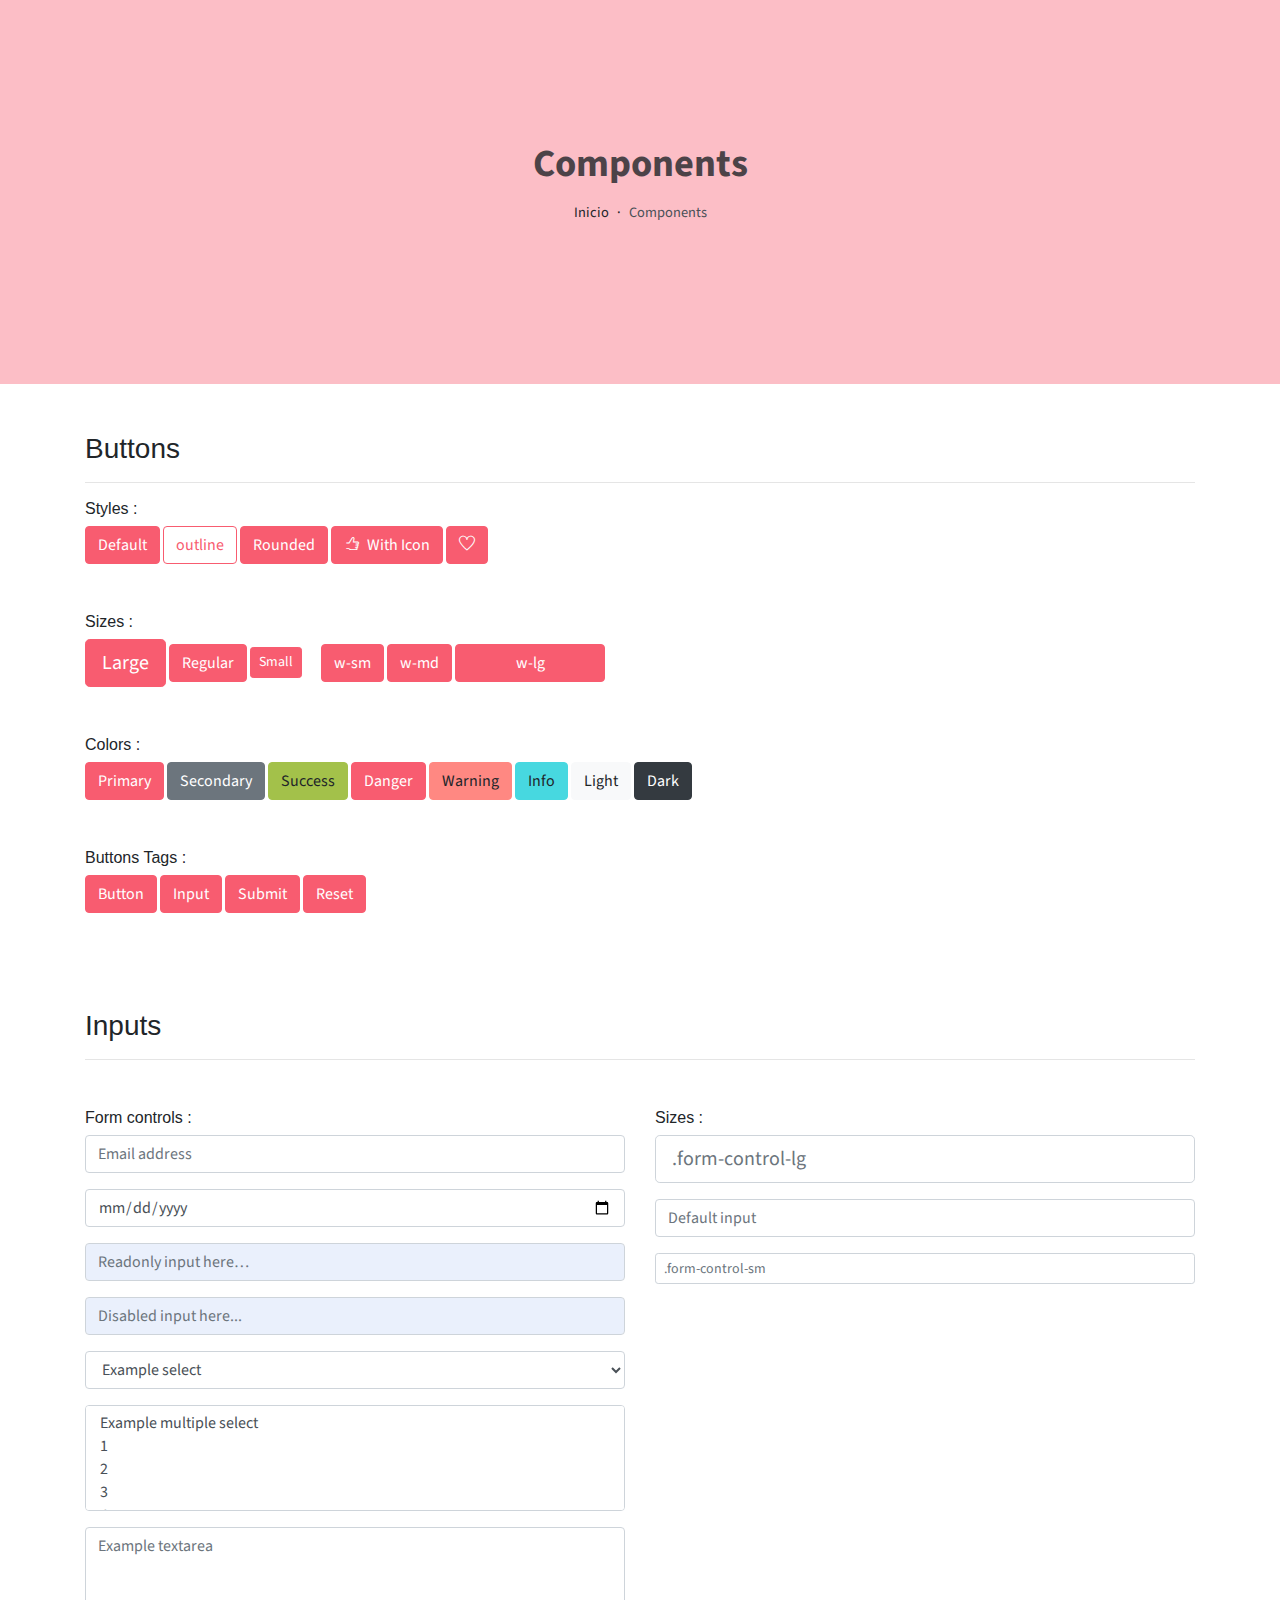
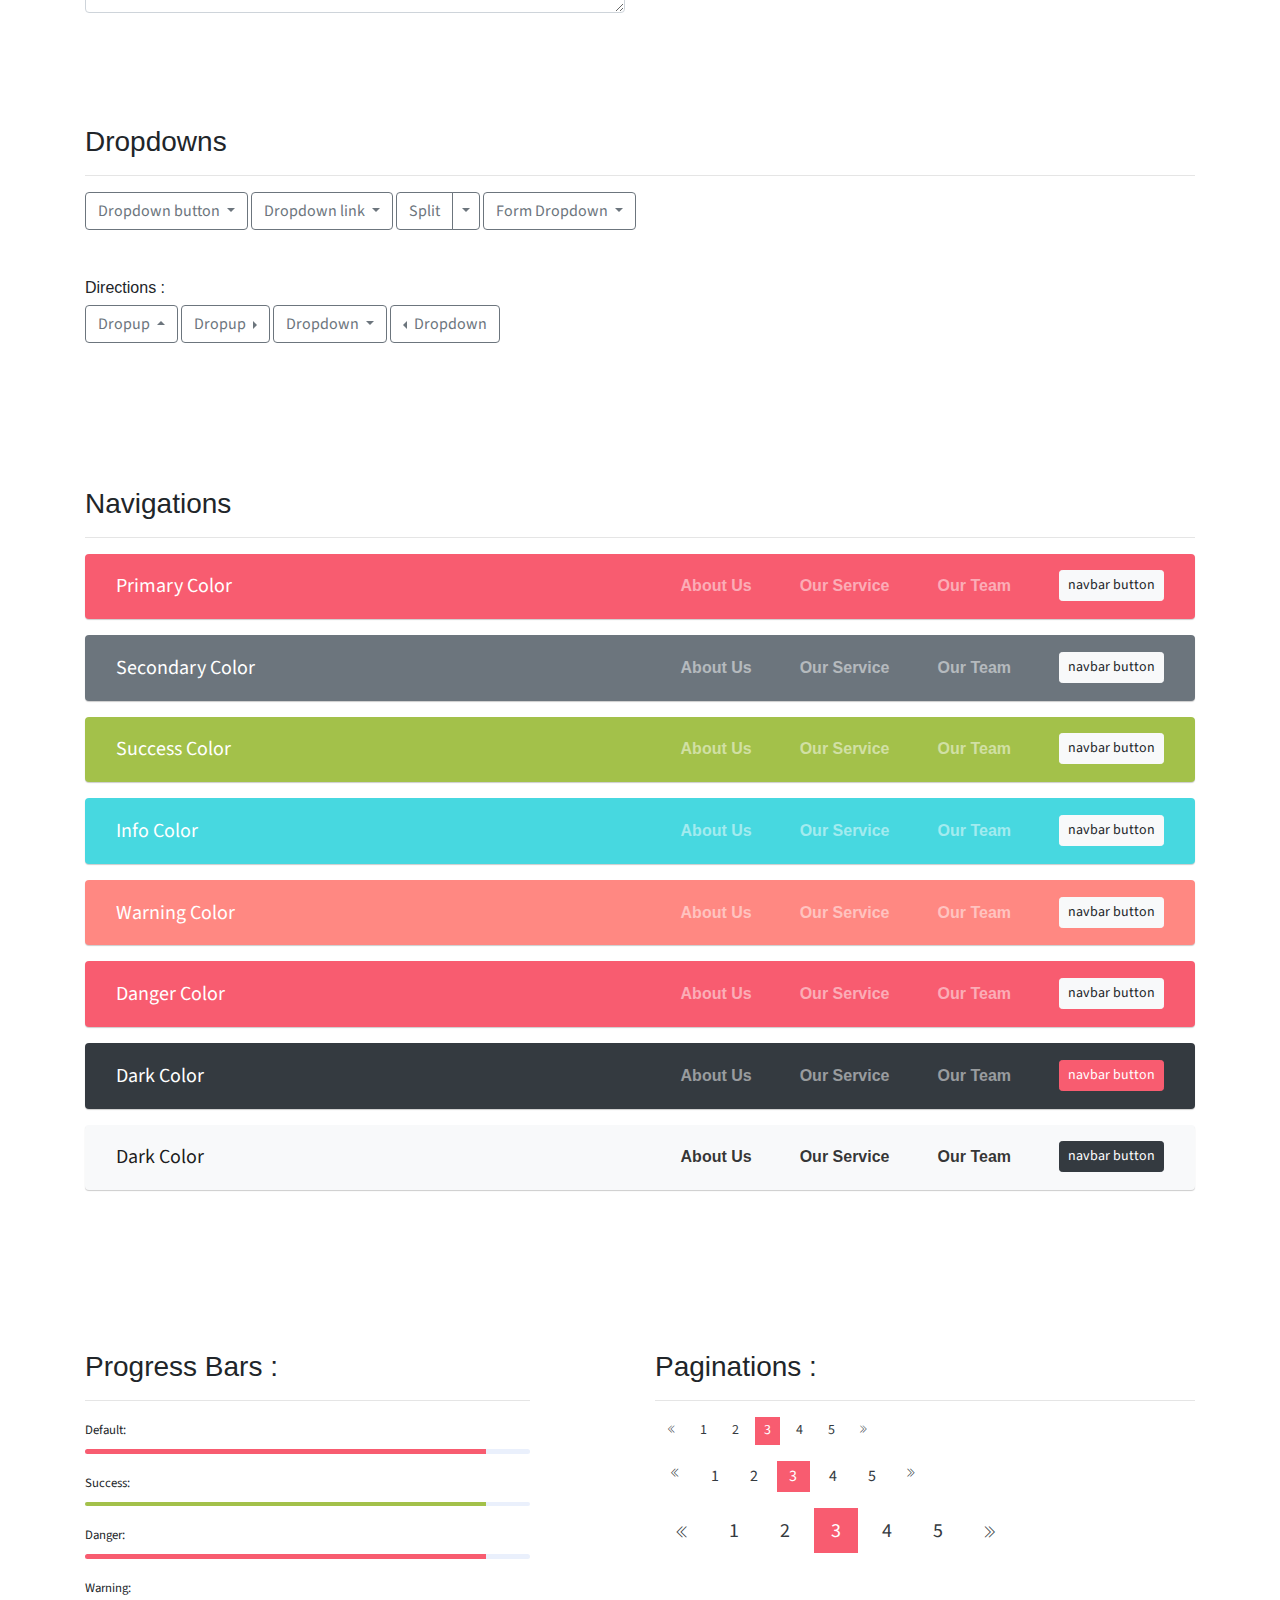
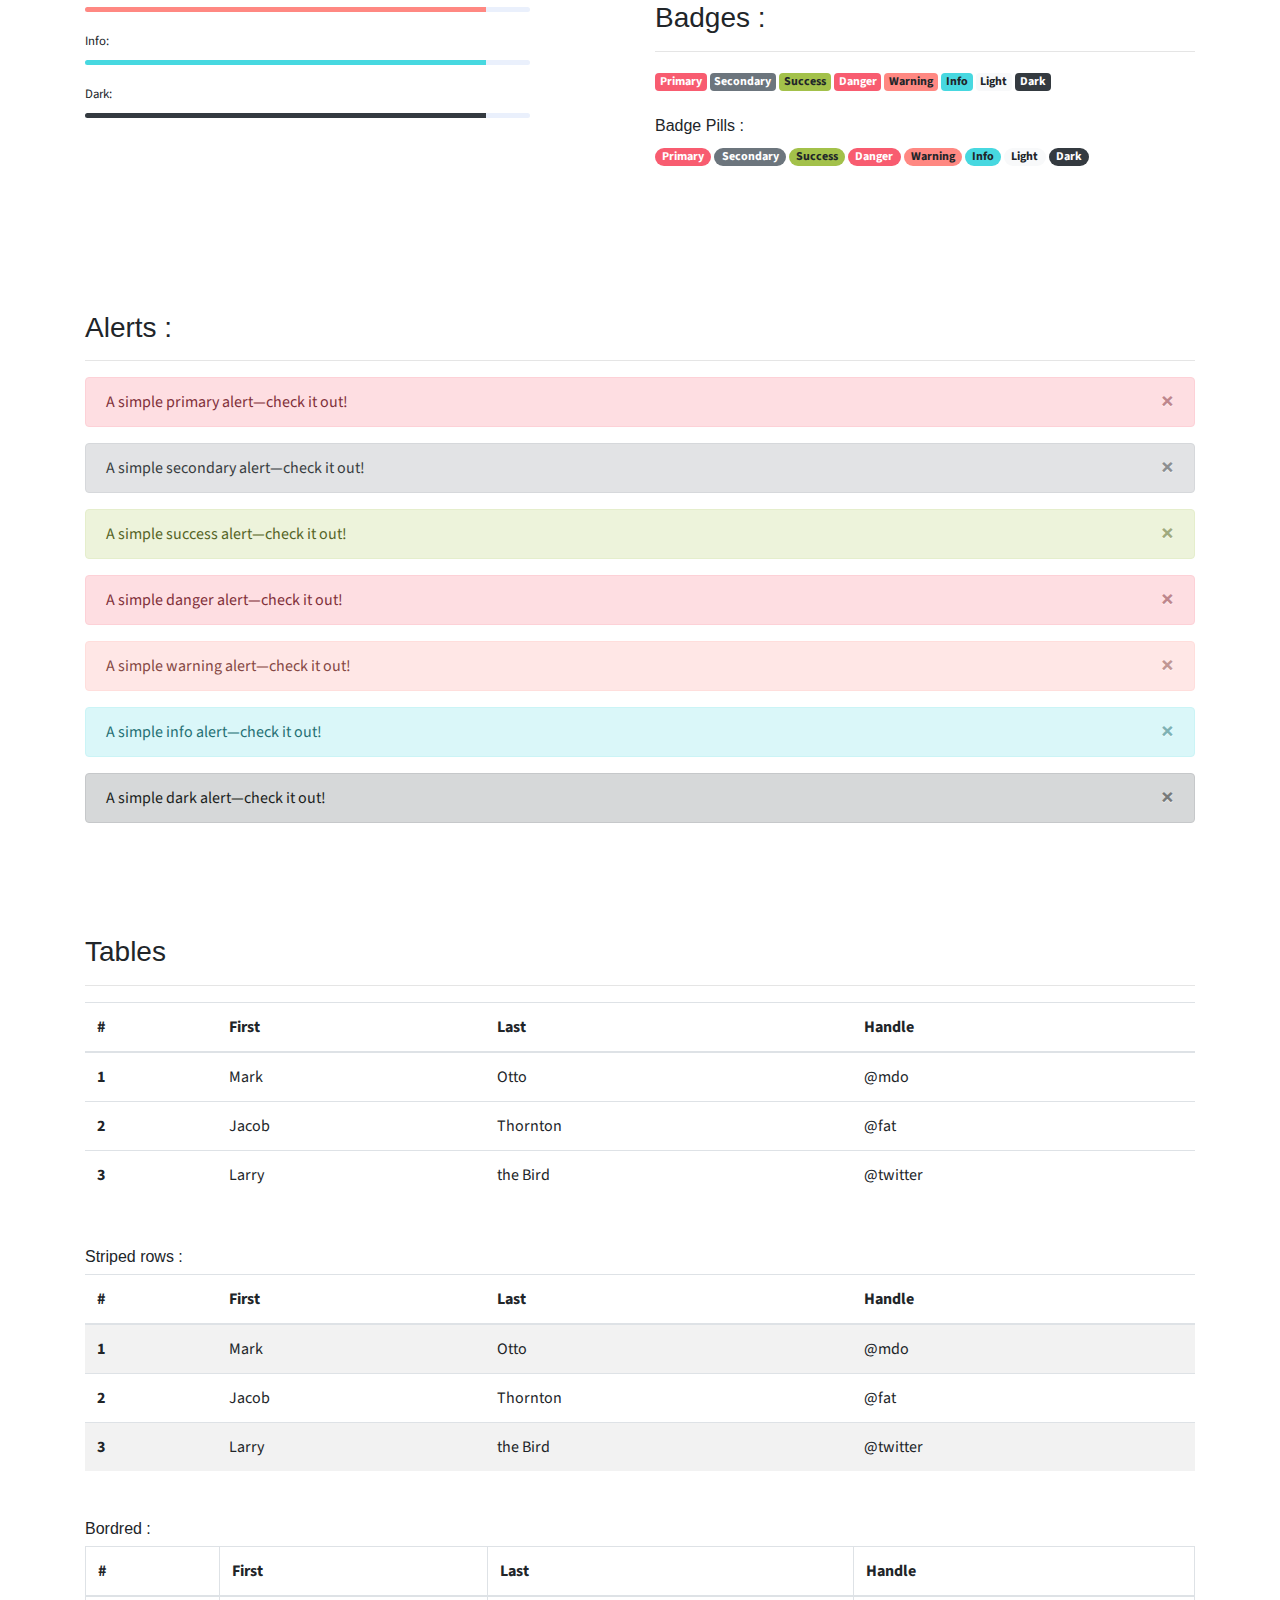
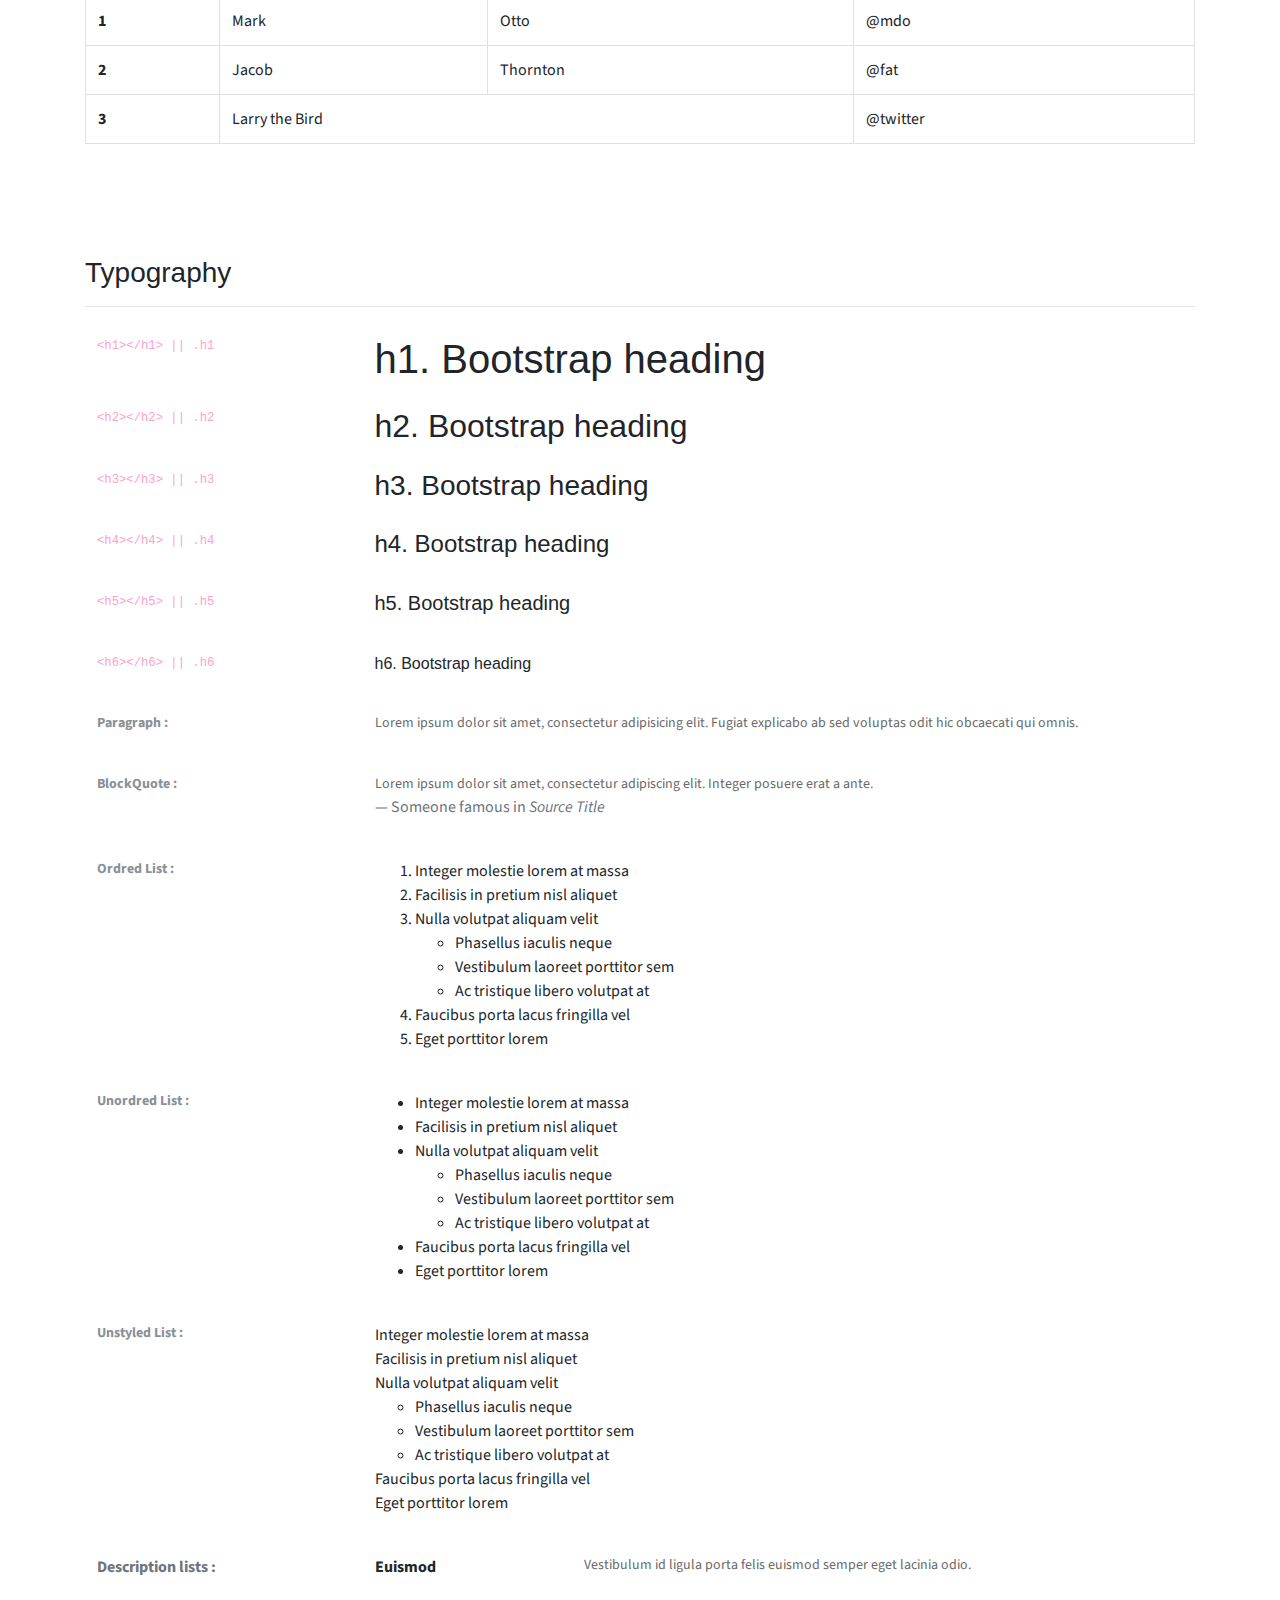
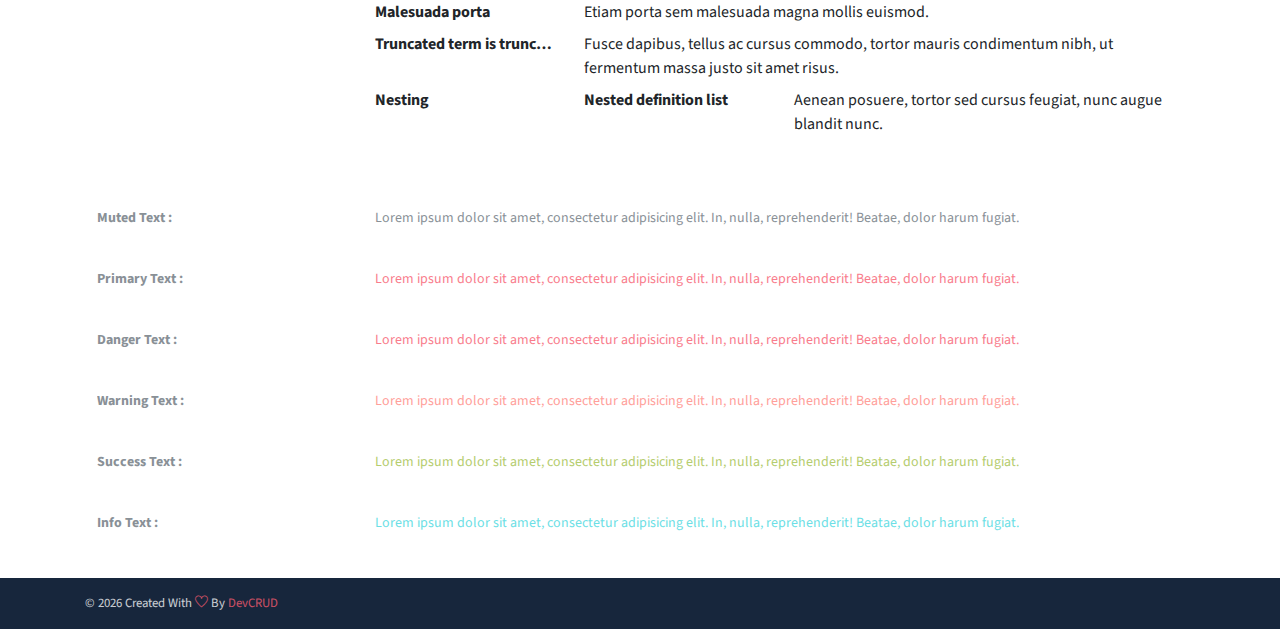
<file: public_html/components.html>
<!DOCTYPE html>
<html lang="en">
<head>
   <meta charset="utf-8">
   <meta name="viewport" content="width=device-width, initial-scale=1, shrink-to-fit=no">
   <meta name="description" content="Start your development with JohnDoe landing page.">
   <meta name="author" content="Devcrud">
   <title>JohnDoe Landing page | Components</title>
   <link rel="icon" href="assets/imgs/favicon.png" type="image/png">
   <!-- font icons -->
   <link rel="stylesheet" href="assets/vendors/themify-icons/css/themify-icons.css">
   <!-- Bootstrap + Steller  -->
   <link rel="stylesheet" href="assets/css/johndoe.css">
</head>
<body>

   <!-- Page Header -->
   <header class="header header-mini"> 
      <div class="header-title">Components</div> 
      <nav aria-label="breadcrumb">
         <ol class="breadcrumb">
            <li class="breadcrumb-item"><a href="/">Inicio</a></li>
            <li class="breadcrumb-item active" aria-current="page">Components</li>
         </ol>
      </nav>
   </header> <!-- End Of Page Header -->

   <!-- main content -->
   <div class="container">

      <!-- Buttons -->
      <h3 class="mt-5">Buttons</h3>
      <hr>
      <h6 class="section-secondary-title">Styles :</h6>
      <button class="btn btn-primary">Default</button>
      <button class="btn btn-outline-primary">outline</button>
      <button class="btn btn-primary rounded">Rounded</button>
      <button class="btn btn-primary rounded"><i class="ti-thumb-up pr-1"></i> With Icon</button>
      <button class="btn btn-primary circle"><i class="ti-heart"></i></button>

      <h6 class="section-secondary-title mt-5">Sizes :</h6>
      <button class="btn btn-primary btn-lg">Large</button>
      <button class="btn btn-primary ">Regular</button>
      <button class="btn btn-primary btn-sm">Small</button>
      <button class="btn btn-primary w-sm ml-3">w-sm</button>
      <button class="btn btn-primary w-md">w-md</button>
      <button class="btn btn-primary w-lg">w-lg</button>

      <h6 class="section-secondary-title mt-5">Colors :</h6>          
      <button type="button" class="btn btn-primary">Primary</button>
      <button type="button" class="btn btn-secondary">Secondary</button>
      <button type="button" class="btn btn-success">Success</button>
      <button type="button" class="btn btn-danger">Danger</button>
      <button type="button" class="btn btn-warning">Warning</button>
      <button type="button" class="btn btn-info">Info</button>
      <button type="button" class="btn btn-light">Light</button>
      <button type="button" class="btn btn-dark">Dark</button>

      <h6 class="section-secondary-title mt-5">Buttons Tags :</h6>
      <button class="btn btn-primary" type="submit">Button</button>
      <input class="btn btn-primary" type="button" value="Input">
      <input class="btn btn-primary" type="submit" value="Submit">
      <input class="btn btn-primary" type="reset" value="Reset">
      
      <!-- devider -->
      <div class="py-5"></div>

      <!-- Inputs -->
      <h3>Inputs</h3>
      <hr>
      <div class="row mt-5">
         <div class="col-md-6">
            <h6 class="section-secondary-title">Form controls :</h6>        
            <div class="form-group">
               <input type="email" class="form-control" id="exampleFormControlInput1" placeholder="Email address">
            </div>
            <div class="form-group">
               <input type="date" class="form-control" id="exampleFormControlInput1" placeholder="Date">
            </div>
            <div class="form-group">
               <input class="form-control" type="text" placeholder="Readonly input here…" readonly>
            </div>
            <div class="form-group">
               <input class="form-control" id="disabledInput" type="text" placeholder="Disabled input here..." disabled>
            </div>
            <div class="form-group">
               <select class="form-control" id="exampleFormControlSelect1">
                  <option>Example select</option>
                  <option>1</option>
                  <option>2</option>
                  <option>3</option>
                  <option>4</option>
                  <option>5</option>
               </select>
            </div>
            <div class="form-group">
               <select multiple class="form-control" id="exampleFormControlSelect2">
                  <option>Example multiple select</option>
                  <option>1</option>
                  <option>2</option>
                  <option>3</option>
                  <option>4</option>
                  <option>5</option>
               </select>
            </div>
            <div class="form-group">
               <textarea class="form-control" id="exampleFormControlTextarea1" rows="3" placeholder="Example textarea"></textarea>
            </div>
         </div>
         <div class="col-md-6">
            <h6 class="section-secondary-title">Sizes :</h6>    
            <div class="form-group">
               <input class="form-control form-control-lg" type="text" placeholder=".form-control-lg">             
            </div>
            <div class="form-group">
               <input class="form-control" type="text" placeholder="Default input">
            </div>
            <div class="form-group">
               <input class="form-control form-control-sm" type="text" placeholder=".form-control-sm"> 
            </div>
         </div>
      </div> <!-- end of inputs -->   

      <!-- devider -->
      <div class="py-5"></div>             

      <!-- Dropdowns -->
      <h3 class="components-section-title font-weight-normal">Dropdowns</h3>
      <hr>
      <div class="dropdown d-inline-block">
         <button class="btn btn-outline-secondary dropdown-toggle" type="button" id="dropdownMenuButton" data-toggle="dropdown" aria-haspopup="true" aria-expanded="false">
         Dropdown button
         </button>
         <div class="dropdown-menu" aria-labelledby="dropdownMenuButton">
         <a class="dropdown-item" href="#">Action</a>
         <a class="dropdown-item" href="#">Another action</a>
         <a class="dropdown-item" href="#">Something else here</a>
         </div>
      </div>
      <div class="dropdown d-inline-block">
         <a class="btn btn-outline-secondary dropdown-toggle" href="#" role="button" id="dropdownMenuLink" data-toggle="dropdown" aria-haspopup="true" aria-expanded="false">
            Dropdown link
         </a>
         <div class="dropdown-menu" aria-labelledby="dropdownMenuLink">
            <a class="dropdown-item" href="#">Action</a>
            <a class="dropdown-item" href="#">Another action</a>
            <a class="dropdown-item" href="#">Something else here</a>
         </div>
      </div>
      <div class="btn-group">
         <button type="button" class="btn btn-outline-secondary">Split</button>
         <button type="button" class="btn btn-outline-secondary dropdown-toggle dropdown-toggle-split" data-toggle="dropdown" aria-haspopup="true" aria-expanded="false">
         <span class="sr-only">Toggle Dropdown</span>
         </button>
         <div class="dropdown-menu">
            <a class="dropdown-item" href="#">Action</a>
            <a class="dropdown-item" href="#">Another action</a>
            <a class="dropdown-item" href="#">Something else here</a>
            <div class="dropdown-divider"></div>
            <a class="dropdown-item" href="#">Separated link</a>
         </div>
      </div>
      <div class="btn-group">
         <button class="btn btn-outline-secondary dropdown-toggle" type="button" id="dropdownMenuButton" data-toggle="dropdown" aria-haspopup="true" aria-expanded="false">
            Form Dropdown
         </button>
         <div class="dropdown-menu form">
            <form class="px-4 py-3">
               <div class="form-group">
                  <input type="email" class="form-control" id="exampleDropdownFormEmail1" placeholder="email@example.com">
               </div>
               <div class="form-group">
                  <input type="password" class="form-control" id="exampleDropdownFormPassword1" placeholder="Password">
               </div>
               <div class="form-check mb-3">
                  <input type="checkbox" class="form-check-input" id="dropdownCheck">
                  <label class="form-check-label" for="dropdownCheck">
                     Remember me
                  </label>
               </div>
               <button type="submit" class="btn btn-primary btn-block">Sign in</button>
            </form>
            <div class="dropdown-divider"></div>
            <a class="dropdown-item" href="#"><small>New around here? Sign up</small></a>
            <a class="dropdown-item" href="#"><small>Forgot password?</small></a>
         </div>
      </div>       
      <h6 class="section-secondary-title mt-5">Directions :</h6>  
      <div class="btn-group dropup">
         <button type="button" class="btn btn-outline-secondary dropdown-toggle" data-toggle="dropdown" aria-haspopup="true" aria-expanded="false">
            Dropup
         </button>
         <div class="dropdown-menu">
            <a class="dropdown-item" href="#">Action</a>
            <a class="dropdown-item" href="#">Another action</a>
            <a class="dropdown-item" href="#">Something else here</a>
            <div class="dropdown-divider"></div>
            <a class="dropdown-item" href="#">Separated link</a>
         </div>
      </div>
      <div class="btn-group dropright">
         <button type="button" class="btn btn-outline-secondary dropdown-toggle" data-toggle="dropdown" aria-haspopup="true" aria-expanded="false">
            Dropup
         </button>
         <div class="dropdown-menu">
            <a class="dropdown-item" href="#">Action</a>
            <a class="dropdown-item" href="#">Another action</a>
            <a class="dropdown-item" href="#">Something else here</a>
            <div class="dropdown-divider"></div>
            <a class="dropdown-item" href="#">Separated link</a>
         </div>
      </div>
      <div class="btn-group">
         <button type="button" class="btn btn-outline-secondary dropdown-toggle" data-toggle="dropdown" aria-haspopup="true" aria-expanded="false">
            Dropdown
         </button>
         <div class="dropdown-menu">
            <a class="dropdown-item" href="#">Action</a>
            <a class="dropdown-item" href="#">Another action</a>
            <a class="dropdown-item" href="#">Something else here</a>
            <div class="dropdown-divider"></div>
            <a class="dropdown-item" href="#">Separated link</a>
         </div>
      </div>
      <div class="btn-group dropleft">
         <button type="button" class="btn btn-outline-secondary dropdown-toggle" data-toggle="dropdown" aria-haspopup="true" aria-expanded="false">
            Dropdown
         </button>
         <div class="dropdown-menu">
            <a class="dropdown-item" href="#">Action</a>
            <a class="dropdown-item" href="#">Another action</a>
            <a class="dropdown-item" href="#">Something else here</a>
            <div class="dropdown-divider"></div>
            <a class="dropdown-item" href="#">Separated link</a>
         </div>
      </div> <!-- end of Dropdowns -->  

      <!-- devider -->
      <div class="py-5"></div>   

      <!-- navbars -->
      <h3 class="components-section-title font-weight-normal mt-5">Navigations</h3>
      <hr>
      <nav class="navbar navbar-expand-sm navbar-dark bg-primary rounded shadow mb-3">
         <div class="container">
            <a class="navbar-brand" href="#">Primary Color</a>
            <button class="navbar-toggler ml-auto" type="button" data-toggle="collapse" data-target="#navbarSupportedContent" aria-controls="navbarSupportedContent" aria-expanded="false" aria-label="Toggle navigation">
            <span class="navbar-toggler-icon"></span>
            </button>
            <div class="collapse navbar-collapse" id="navbarSupportedContent">
               <ul class="navbar-nav ml-auto"> 
                  <li class="nav-item">
                     <a class="nav-link" href="#about">About Us</a>
                  </li>
                  <li class="nav-item">
                     <a class="nav-link" href="#service">Our Service</a>
                  </li>
                  <li class="nav-item">
                     <a class="nav-link" href="#team">Our Team</a>
                  </li>
                  <li class="nav-item">
                     <a href="#book-table" class="ml-4 mt-1 btn btn-light btn-sm">navbar button</a>
                  </li>
               </ul>                       
            </div>
         </div>
      </nav>
      <nav class="navbar navbar-expand-sm navbar-dark bg-secondary rounded shadow mb-3">
         <div class="container">
            <a class="navbar-brand" href="#">Secondary Color</a>
            <button class="navbar-toggler ml-auto" type="button" data-toggle="collapse" data-target="#navbarSupportedContent" aria-controls="navbarSupportedContent" aria-expanded="false" aria-label="Toggle navigation">
            <span class="navbar-toggler-icon"></span>
            </button>
            <div class="collapse navbar-collapse" id="navbarSupportedContent">
               <ul class="navbar-nav ml-auto"> 
                  <li class="nav-item">
                     <a class="nav-link" href="#about">About Us</a>
                  </li>
                  <li class="nav-item">
                     <a class="nav-link" href="#service">Our Service</a>
                  </li>
                  <li class="nav-item">
                     <a class="nav-link" href="#team">Our Team</a>
                  </li>
                  <li class="nav-item">
                     <a href="#book-table" class="ml-4 mt-1 btn btn-light btn-sm">navbar button</a>
                  </li>
               </ul>                       
            </div>
         </div>
      </nav>
      <nav class="navbar navbar-expand-sm navbar-dark bg-success rounded shadow mb-3">
         <div class="container">
            <a class="navbar-brand" href="#">Success Color</a>
            <button class="navbar-toggler ml-auto" type="button" data-toggle="collapse" data-target="#navbarSupportedContent" aria-controls="navbarSupportedContent" aria-expanded="false" aria-label="Toggle navigation">
            <span class="navbar-toggler-icon"></span>
            </button>
            <div class="collapse navbar-collapse" id="navbarSupportedContent">
               <ul class="navbar-nav ml-auto"> 
                  <li class="nav-item">
                     <a class="nav-link" href="#about">About Us</a>
                  </li>
                  <li class="nav-item">
                     <a class="nav-link" href="#service">Our Service</a>
                  </li>
                  <li class="nav-item">
                     <a class="nav-link" href="#team">Our Team</a>
                  </li>
                  <li class="nav-item">
                     <a href="#book-table" class="ml-4 mt-1 btn btn-light btn-sm">navbar button</a>
                  </li>
               </ul>                       
            </div>
         </div>
      </nav>
      <nav class="navbar navbar-expand-sm navbar-dark bg-info rounded shadow mb-3">
         <div class="container">
            <a class="navbar-brand" href="#">Info Color</a>
            <button class="navbar-toggler ml-auto" type="button" data-toggle="collapse" data-target="#navbarSupportedContent" aria-controls="navbarSupportedContent" aria-expanded="false" aria-label="Toggle navigation">
            <span class="navbar-toggler-icon"></span>
            </button>
            <div class="collapse navbar-collapse" id="navbarSupportedContent">
               <ul class="navbar-nav ml-auto"> 
                  <li class="nav-item">
                     <a class="nav-link" href="#about">About Us</a>
                  </li>
                  <li class="nav-item">
                     <a class="nav-link" href="#service">Our Service</a>
                  </li>
                  <li class="nav-item">
                     <a class="nav-link" href="#team">Our Team</a>
                  </li>
                  <li class="nav-item">
                     <a href="#book-table" class="ml-4 mt-1 btn btn-light btn-sm">navbar button</a>
                  </li>
               </ul>                       
            </div>
         </div>
      </nav>
      <nav class="navbar navbar-expand-sm navbar-dark bg-warning rounded shadow mb-3">
         <div class="container">
            <a class="navbar-brand" href="#">Warning Color</a>
            <button class="navbar-toggler ml-auto" type="button" data-toggle="collapse" data-target="#navbarSupportedContent" aria-controls="navbarSupportedContent" aria-expanded="false" aria-label="Toggle navigation">
            <span class="navbar-toggler-icon"></span>
            </button>
            <div class="collapse navbar-collapse" id="navbarSupportedContent">
               <ul class="navbar-nav ml-auto"> 
                  <li class="nav-item">
                     <a class="nav-link" href="#about">About Us</a>
                  </li>
                  <li class="nav-item">
                     <a class="nav-link" href="#service">Our Service</a>
                  </li>
                  <li class="nav-item">
                     <a class="nav-link" href="#team">Our Team</a>
                  </li>
                  <li class="nav-item">
                     <a href="#book-table" class="ml-4 mt-1 btn btn-light btn-sm">navbar button</a>
                  </li>
               </ul>                       
            </div>
         </div>
      </nav>
      <nav class="navbar navbar-expand-sm navbar-dark bg-danger rounded shadow mb-3">
         <div class="container">
            <a class="navbar-brand" href="#">Danger Color</a>
            <button class="navbar-toggler ml-auto" type="button" data-toggle="collapse" data-target="#navbarSupportedContent" aria-controls="navbarSupportedContent" aria-expanded="false" aria-label="Toggle navigation">
            <span class="navbar-toggler-icon"></span>
            </button>
            <div class="collapse navbar-collapse" id="navbarSupportedContent">
               <ul class="navbar-nav ml-auto"> 
                  <li class="nav-item">
                     <a class="nav-link" href="#about">About Us</a>
                  </li>
                  <li class="nav-item">
                     <a class="nav-link" href="#service">Our Service</a>
                  </li>
                  <li class="nav-item">
                     <a class="nav-link" href="#team">Our Team</a>
                  </li>
                  <li class="nav-item">
                     <a href="#book-table" class="ml-4 mt-1 btn btn-light btn-sm">navbar button</a>
                  </li>
               </ul>                       
            </div>
         </div>
      </nav>
      <nav class="navbar navbar-expand-sm navbar-dark bg-dark rounded shadow mb-3">
         <div class="container">
            <a class="navbar-brand" href="#">Dark Color</a>
            <button class="navbar-toggler ml-auto" type="button" data-toggle="collapse" data-target="#navbarSupportedContent" aria-controls="navbarSupportedContent" aria-expanded="false" aria-label="Toggle navigation">
            <span class="navbar-toggler-icon"></span>
            </button>
            <div class="collapse navbar-collapse" id="navbarSupportedContent">
               <ul class="navbar-nav ml-auto"> 
                  <li class="nav-item">
                     <a class="nav-link" href="#about">About Us</a>
                  </li>
                  <li class="nav-item">
                     <a class="nav-link" href="#service">Our Service</a>
                  </li>
                  <li class="nav-item">
                     <a class="nav-link" href="#team">Our Team</a>
                  </li>
                  <li class="nav-item">
                     <a href="#book-table" class="ml-4 mt-1 btn btn-primary btn-sm">navbar button</a>
                  </li>
               </ul>                       
            </div>
         </div>
      </nav>
      <nav class="navbar navbar-expand-sm navbar-light bg-light rounded shadow mb-3">
         <div class="container">
            <a class="navbar-brand" href="#">Dark Color</a>
            <button class="navbar-toggler ml-auto" type="button" data-toggle="collapse" data-target="#navbarSupportedContent" aria-controls="navbarSupportedContent" aria-expanded="false" aria-label="Toggle navigation">
            <span class="navbar-toggler-icon"></span>
            </button>
            <div class="collapse navbar-collapse" id="navbarSupportedContent">
               <ul class="navbar-nav ml-auto"> 
                  <li class="nav-item">
                     <a class="nav-link" href="#about">About Us</a>
                  </li>
                  <li class="nav-item">
                     <a class="nav-link" href="#service">Our Service</a>
                  </li>
                  <li class="nav-item">
                     <a class="nav-link" href="#team">Our Team</a>
                  </li>
                  <li class="nav-item">
                     <a href="#book-table" class="ml-4 mt-1 btn btn-dark btn-sm">navbar button</a>
                  </li>
               </ul>                       
            </div>
         </div>
      </nav>
      <!-- End of navbars -->

      <!-- devider -->
      <div class="py-5"></div>   
      
      <!-- progress bars -->
      <div class="row justify-content-between">
         <div class="col-md-5">
            <h3 class="components-section-title font-weight-normal mt-5">Progress Bars :</h3>
            <hr>
            <small>Default: </small>
            <div class="progress mt-2 mb-3">
               <div class="progress-bar" role="progressbar" style="width: 90%" aria-valuenow="25" aria-valuemin="0" aria-valuemax="100"></div>
            </div>
            <small>Success:</small>
            <div class="progress mt-2 mb-3">
               <div class="progress-bar bg-success" role="progressbar" style="width: 90%" aria-valuenow="25" aria-valuemin="0" aria-valuemax="100"></div>
            </div>
            <small>Danger:</small>
            <div class="progress mt-2 mb-3">
               <div class="progress-bar bg-danger" role="progressbar" style="width: 90%" aria-valuenow="25" aria-valuemin="0" aria-valuemax="100"></div>
            </div>
            <small>Warning:</small>
            <div class="progress mt-2 mb-3">
               <div class="progress-bar bg-warning" role="progressbar" style="width: 90%" aria-valuenow="25" aria-valuemin="0" aria-valuemax="100"></div>
            </div>
            <small>Info:</small>
            <div class="progress mt-2 mb-3">
               <div class="progress-bar bg-info" role="progressbar" style="width: 90%" aria-valuenow="25" aria-valuemin="0" aria-valuemax="100"></div>
            </div>
            <small>Dark:</small>
            <div class="progress mt-2 mb-3">
               <div class="progress-bar bg-dark" role="progressbar" style="width: 90%" aria-valuenow="25" aria-valuemin="0" aria-valuemax="100"></div>
            </div>
         </div>
         <div class="col-md-6">
            <h3 class="components-section-title font-weight-normal mt-5">Paginations :</h3>
            <hr>
            <nav aria-label="Page navigation example">
               <ul class="pagination pagination-sm">
                  <li class="page-item"><a class="page-link" href="#"><i class="ti-angle-double-left"></i></a></li>
                  <li class="page-item"><a class="page-link" href="#">1</a></li>
                  <li class="page-item"><a class="page-link" href="#">2</a></li>
                  <li class="page-item active"><a class="page-link" href="#">3</a></li>
                  <li class="page-item"><a class="page-link" href="#">4</a></li>
                  <li class="page-item"><a class="page-link" href="#">5</a></li>
                  <li class="page-item"><a class="page-link" href="#"><i class="ti-angle-double-right"></i></a></li>
               </ul>
            </nav>
            <nav aria-label="Page navigation example">
               <ul class="pagination">
               <li class="page-item"><a class="page-link" href="#"><i class="ti-angle-double-left"></i></a></li>
                  <li class="page-item"><a class="page-link" href="#">1</a></li>
                  <li class="page-item"><a class="page-link" href="#">2</a></li>
                  <li class="page-item active"><a class="page-link" href="#">3</a></li>
                  <li class="page-item"><a class="page-link" href="#">4</a></li>
                  <li class="page-item"><a class="page-link" href="#">5</a></li>
                  <li class="page-item"><a class="page-link" href="#"><i class="ti-angle-double-right"></i></a></li>
               </ul>
            </nav>
            <nav aria-label="Page navigation example">
               <ul class="pagination pagination-lg">
                  <li class="page-item"><a class="page-link" href="#"><i class="ti-angle-double-left"></i></a></li>
                  <li class="page-item"><a class="page-link" href="#">1</a></li>
                  <li class="page-item"><a class="page-link" href="#">2</a></li>
                  <li class="page-item active"><a class="page-link" href="#">3</a></li>
                  <li class="page-item"><a class="page-link" href="#">4</a></li>
                  <li class="page-item"><a class="page-link" href="#">5</a></li>
                  <li class="page-item"><a class="page-link" href="#"><i class="ti-angle-double-right"></i></a></li>
               </ul>
            </nav>

            <!-- Badges -->
            <h3 class="components-section-title font-weight-normal mt-5">Badges :</h3>
            <hr>
            <span class="badge badge-primary">Primary</span>
            <span class="badge badge-secondary">Secondary</span>
            <span class="badge badge-success">Success</span>
            <span class="badge badge-danger">Danger</span>
            <span class="badge badge-warning">Warning</span>
            <span class="badge badge-info">Info</span>
            <span class="badge badge-light">Light</span>
            <span class="badge badge-dark">Dark</span>
            <h6 class="section-secondary-title mt-4 mb-2">Badge Pills :</h6>
            <span class="badge badge-pill badge-primary">Primary</span>
            <span class="badge badge-pill badge-secondary">Secondary</span>
            <span class="badge badge-pill badge-success">Success</span>
            <span class="badge badge-pill badge-danger">Danger</span>
            <span class="badge badge-pill badge-warning">Warning</span>
            <span class="badge badge-pill badge-info">Info</span>
            <span class="badge badge-pill badge-light">Light</span>
            <span class="badge badge-pill badge-dark">Dark</span>
         </div>
      </div> <!-- End of Progress bars -->

      <!-- devider -->
      <div class="py-5"></div>  

      <!-- Alerts -->
      <h3 class="components-section-title font-weight-normal mt-5">Alerts :</h3>
      <hr>
      <div class="alert alert-primary alert-dismissible fade show" role="alert">
         A simple primary alert—check it out!
         <button type="button" class="close" data-dismiss="alert" aria-label="Close">
            <span aria-hidden="true">&times;</span>
         </button>
      </div>
      <div class="alert alert-secondary alert-dismissible fade show" role="alert">
         A simple secondary alert—check it out!
         <button type="button" class="close" data-dismiss="alert" aria-label="Close">
            <span aria-hidden="true">&times;</span>
         </button>
      </div>
      <div class="alert alert-success alert-dismissible fade show" role="alert">
         A simple success alert—check it out!
         <button type="button" class="close" data-dismiss="alert" aria-label="Close">
            <span aria-hidden="true">&times;</span>
         </button>
      </div>
      <div class="alert alert-danger alert-dismissible fade show" role="alert">
         A simple danger alert—check it out!
         <button type="button" class="close" data-dismiss="alert" aria-label="Close">
            <span aria-hidden="true">&times;</span>
         </button>
      </div>
      <div class="alert alert-warning alert-dismissible fade show" role="alert">
         A simple warning alert—check it out!
         <button type="button" class="close" data-dismiss="alert" aria-label="Close">
            <span aria-hidden="true">&times;</span>
         </button>
      </div>
      <div class="alert alert-info alert-dismissible fade show" role="alert">
         A simple info alert—check it out!
         <button type="button" class="close" data-dismiss="alert" aria-label="Close">
            <span aria-hidden="true">&times;</span>
         </button>
      </div>
      <div class="alert alert-dark alert-dismissible fade show" role="alert">
         A simple dark alert—check it out!
         <button type="button" class="close" data-dismiss="alert" aria-label="Close">
            <span aria-hidden="true">&times;</span>
         </button>
      </div>
      <!-- end of alerts -->

      <!-- devider -->
      <div class="py-5"></div> 
   
      <!-- tables -->
      <h3 class="components-section-title">Tables</h3>
      <hr>
      <table class="table">
         <thead>
            <tr>
               <th scope="col">#</th>
               <th scope="col">First</th>
               <th scope="col">Last</th>
               <th scope="col">Handle</th>
            </tr>
         </thead>
         <tbody>
            <tr>
               <th scope="row">1</th>
               <td>Mark</td>
               <td>Otto</td>
               <td>@mdo</td>
            </tr>
            <tr>
               <th scope="row">2</th>
               <td>Jacob</td>
               <td>Thornton</td>
               <td>@fat</td>
            </tr>
            <tr>
               <th scope="row">3</th>
               <td>Larry</td>
               <td>the Bird</td>
               <td>@twitter</td>
            </tr>
         </tbody>
      </table>

      <h6 class="section-secondary-title mt-5">Striped rows :</h6>
      <table class="table table-striped">
         <thead>
            <tr>
               <th scope="col">#</th>
               <th scope="col">First</th>
               <th scope="col">Last</th>
               <th scope="col">Handle</th>
            </tr>
         </thead>
         <tbody>
            <tr>
               <th scope="row">1</th>
               <td>Mark</td>
               <td>Otto</td>
               <td>@mdo</td>
            </tr>
            <tr>
               <th scope="row">2</th>
               <td>Jacob</td>
               <td>Thornton</td>
               <td>@fat</td>
            </tr>
            <tr>
               <th scope="row">3</th>
               <td>Larry</td>
               <td>the Bird</td>
               <td>@twitter</td>
            </tr>
         </tbody>
      </table>

      <h6 class="section-secondary-title mt-5">Bordred :</h6>
      <table class="table table-bordered">
         <thead>
            <tr>
               <th scope="col">#</th>
               <th scope="col">First</th>
               <th scope="col">Last</th>
               <th scope="col">Handle</th>
            </tr>
         </thead>
         <tbody>
            <tr>
               <th scope="row">1</th>
               <td>Mark</td>
               <td>Otto</td>
               <td>@mdo</td>
            </tr>
            <tr>
               <th scope="row">2</th>
               <td>Jacob</td>
               <td>Thornton</td>
               <td>@fat</td>
            </tr>
            <tr>
               <th scope="row">3</th>
               <td colspan="2">Larry the Bird</td>
               <td>@twitter</td>
            </tr>
         </tbody>
      </table>
      <!-- end of tables -->

      <!-- devider -->
      <div class="py-5"></div> 

      <!-- typography -->
      <h3 class="components-section-title">Typography</h3>
      <hr>
     
      <table class="table table-borderless v-align-center">
         <tbody>
            <tr>
               <td>
                  <p><code class="highlighter-rouge">&lt;h1&gt;&lt;/h1&gt; || .h1</code></p>
               </td>
               <td class="w-75"><span class="h1">h1. Bootstrap heading</span></td>
            </tr>
            <tr>
               <td>
                  <p><code class="highlighter-rouge">&lt;h2&gt;&lt;/h2&gt; || .h2</code></p>
               </td>
               <td><span class="h2">h2. Bootstrap heading</span></td>
            </tr>
            <tr>
               <td>
                  <p><code class="highlighter-rouge">&lt;h3&gt;&lt;/h3&gt; || .h3</code></p>
               </td>
               <td><span class="h3">h3. Bootstrap heading</span></td>
            </tr>
            <tr>
               <td>
                  <p><code class="highlighter-rouge">&lt;h4&gt;&lt;/h4&gt; || .h4</code></p>
               </td>
               <td><span class="h4">h4. Bootstrap heading</span></td>
            </tr>
            <tr>
               <td>
                  <p><code class="highlighter-rouge">&lt;h5&gt;&lt;/h5&gt; || .h5</code></p>
               </td>
               <td><span class="h5">h5. Bootstrap heading</span></td>
            </tr>
            <tr>
               <td>
                  <p><code class="highlighter-rouge">&lt;h6&gt;&lt;/h6&gt; || .h6</code></p>
               </td>
               <td><span class="h6">h6. Bootstrap heading</span></td>
            </tr>
            <tr>
               <td>
                  <p class="font-weight-bold text-muted">Paragraph :</p>
               </td>
               <td><p>Lorem ipsum dolor sit amet, consectetur adipisicing elit. Fugiat explicabo ab sed voluptas odit hic obcaecati qui omnis.</p></td>
            </tr>
            <tr>
               <td>
                  <p class="font-weight-bold text-muted">BlockQuote :</p>
               </td>
               <td>
                  <blockquote class="blockquote">
                     <p class="mb-0">Lorem ipsum dolor sit amet, consectetur adipiscing elit. Integer posuere erat a ante.</p>
                     <footer class="blockquote-footer">Someone famous in <cite title="Source Title">Source Title</cite></footer>
                  </blockquote>
               </td>
            </tr>

            
            <tr>
               <td><p class="font-weight-bold text-muted">Ordred List :</p></td>
               <td>
                  <ol>
                     <li>Integer molestie lorem at massa</li>
                     <li>Facilisis in pretium nisl aliquet</li>
                     <li>Nulla volutpat aliquam velit
                        <ul>
                           <li>Phasellus iaculis neque</li>
                           <li>Vestibulum laoreet porttitor sem</li>
                           <li>Ac tristique libero volutpat at</li>
                        </ul>
                     </li>
                     <li>Faucibus porta lacus fringilla vel</li>
                     <li>Eget porttitor lorem</li>
                  </ol>
               </td>
            </tr>
            <tr>
               <td><p class="font-weight-bold text-muted">Unordred List :</p></td>
               <td>
                  <ul >
                     <li>Integer molestie lorem at massa</li>
                     <li>Facilisis in pretium nisl aliquet</li>
                     <li>Nulla volutpat aliquam velit
                        <ul>
                           <li>Phasellus iaculis neque</li>
                           <li>Vestibulum laoreet porttitor sem</li>
                           <li>Ac tristique libero volutpat at</li>
                        </ul>
                     </li>
                     <li>Faucibus porta lacus fringilla vel</li>
                     <li>Eget porttitor lorem</li>
                  </ul>
               </td>
            </tr>
            <tr>
               <td><p class="font-weight-bold text-muted">Unstyled List :</p></td>
               <td>
                  <ul class="list-unstyled">
                     <li>Integer molestie lorem at massa</li>
                     <li>Facilisis in pretium nisl aliquet</li>
                     <li>Nulla volutpat aliquam velit
                        <ul>
                           <li>Phasellus iaculis neque</li>
                           <li>Vestibulum laoreet porttitor sem</li>
                           <li>Ac tristique libero volutpat at</li>
                        </ul>
                     </li>
                     <li>Faucibus porta lacus fringilla vel</li>
                     <li>Eget porttitor lorem</li>
                  </ul>
               </td>
            </tr>
            <tr>
               <td class="font-weight-bold text-muted">Description lists : </td>
               <td>
                  <dl class="row">
                     <dt class="col-sm-3">Euismod</dt>
                     <dd class="col-sm-9">
                        <p>Vestibulum id ligula porta felis euismod semper eget lacinia odio.</p>
                     </dd>

                     <dt class="col-sm-3">Malesuada porta</dt>
                     <dd class="col-sm-9">Etiam porta sem malesuada magna mollis euismod.</dd>

                     <dt class="col-sm-3 text-truncate">Truncated term is truncated</dt>
                     <dd class="col-sm-9">Fusce dapibus, tellus ac cursus commodo, tortor mauris condimentum nibh, ut fermentum massa justo sit amet risus.</dd>

                     <dt class="col-sm-3">Nesting</dt>
                     <dd class="col-sm-9">
                        <dl class="row">
                           <dt class="col-sm-4">Nested definition list</dt>
                           <dd class="col-sm-8">Aenean posuere, tortor sed cursus feugiat, nunc augue blandit nunc.</dd>
                        </dl>
                     </dd>
                  </dl>
               </td>
            </tr>
            <tr>
               <td>
                  <p class="font-weight-bold text-muted">Muted Text :</p>
               </td>
               <td>
                  <p class="text-muted">Lorem ipsum dolor sit amet, consectetur adipisicing elit. In, nulla, reprehenderit! Beatae, dolor harum fugiat.</p>
               </td>
            </tr>
            <tr>
               <td>
                  <p class="font-weight-bold text-muted">Primary Text :</p>
               </td>
               <td>
                  <p class="text-primary">Lorem ipsum dolor sit amet, consectetur adipisicing elit. In, nulla, reprehenderit! Beatae, dolor harum fugiat.</p>
               </td>
            </tr>
            <tr>
               <td>
                  <p class="font-weight-bold text-muted">Danger Text :</p>
               </td>
               <td>
                  <p class="text-danger">Lorem ipsum dolor sit amet, consectetur adipisicing elit. In, nulla, reprehenderit! Beatae, dolor harum fugiat.</p>
               </td>
            </tr>
            <tr>
               <td>
                  <p class="font-weight-bold text-muted">Warning Text :</p>
               </td>
               <td>
                  <p class="text-warning">Lorem ipsum dolor sit amet, consectetur adipisicing elit. In, nulla, reprehenderit! Beatae, dolor harum fugiat.</p>
               </td>
            </tr>
            <tr>
               <td>
                  <p class="font-weight-bold text-muted">Success Text :</p>
               </td>
               <td>
                  <p class="text-success">Lorem ipsum dolor sit amet, consectetur adipisicing elit. In, nulla, reprehenderit! Beatae, dolor harum fugiat.</p>
               </td>
            </tr>
            <tr>
               <td>
                  <p class="font-weight-bold text-muted">Info Text :</p>
               </td>
               <td>
                  <p class="text-info">Lorem ipsum dolor sit amet, consectetur adipisicing elit. In, nulla, reprehenderit! Beatae, dolor harum fugiat.</p>
               </td>
            </tr>
         </tbody>
      </table>
   </div>
   <!-- end of typography -->

   <!-- Page Footer -->
   <footer class="footer py-3">
        <div class="container">
            <p class="small mb-0 text-light">
                &copy; <script>document.write(new Date().getFullYear())</script> Created With <i class="ti-heart text-danger"></i> By <a href="http://devcrud.com" target="_blank"><span class="text-danger" title="Bootstrap 4 Themes and Dashboards">DevCRUD</span></a> 
            </p>
        </div>
    </footer>
   <!-- End of Page Footer -->  
   
   <!-- core  -->
   <script src="assets/vendors/jquery/jquery-3.4.1.js"></script>
   <script src="assets/vendors/bootstrap/bootstrap.bundle.js"></script>

</body>
</html>
</file>
<file: public_html/assets/vendors/themify-icons/css/themify-icons.css>
@font-face {
	font-family: 'themify';
	src:url("../fonts/themify.eot?-fvbane");
	src:url("../fonts/themify.eot?#iefix-fvbane") format("embedded-opentype"),
		url("../fonts/themify.woff?-fvbane") format("woff"),
		url("../fonts/themify.ttf?-fvbane") format("truetype"),
		url("../fonts/themify.svg?-fvbane#themify") format("svg");
	font-weight: normal;
	font-style: normal;
}

[class^="ti-"], [class*=" ti-"] {
	font-family: 'themify';
	speak: none;
	font-style: normal;
	font-weight: normal;
	font-variant: normal;
	text-transform: none;
	line-height: 1;

	/* Better Font Rendering =========== */
	-webkit-font-smoothing: antialiased;
	-moz-osx-font-smoothing: grayscale;
}

.ti-wand:before {
	content: "\e600";
}
.ti-volume:before {
	content: "\e601";
}
.ti-user:before {
	content: "\e602";
}
.ti-unlock:before {
	content: "\e603";
}
.ti-unlink:before {
	content: "\e604";
}
.ti-trash:before {
	content: "\e605";
}
.ti-thought:before {
	content: "\e606";
}
.ti-target:before {
	content: "\e607";
}
.ti-tag:before {
	content: "\e608";
}
.ti-tablet:before {
	content: "\e609";
}
.ti-star:before {
	content: "\e60a";
}
.ti-spray:before {
	content: "\e60b";
}
.ti-signal:before {
	content: "\e60c";
}
.ti-shopping-cart:before {
	content: "\e60d";
}
.ti-shopping-cart-full:before {
	content: "\e60e";
}
.ti-settings:before {
	content: "\e60f";
}
.ti-search:before {
	content: "\e610";
}
.ti-zoom-in:before {
	content: "\e611";
}
.ti-zoom-out:before {
	content: "\e612";
}
.ti-cut:before {
	content: "\e613";
}
.ti-ruler:before {
	content: "\e614";
}
.ti-ruler-pencil:before {
	content: "\e615";
}
.ti-ruler-alt:before {
	content: "\e616";
}
.ti-bookmark:before {
	content: "\e617";
}
.ti-bookmark-alt:before {
	content: "\e618";
}
.ti-reload:before {
	content: "\e619";
}
.ti-plus:before {
	content: "\e61a";
}
.ti-pin:before {
	content: "\e61b";
}
.ti-pencil:before {
	content: "\e61c";
}
.ti-pencil-alt:before {
	content: "\e61d";
}
.ti-paint-roller:before {
	content: "\e61e";
}
.ti-paint-bucket:before {
	content: "\e61f";
}
.ti-na:before {
	content: "\e620";
}
.ti-mobile:before {
	content: "\e621";
}
.ti-minus:before {
	content: "\e622";
}
.ti-medall:before {
	content: "\e623";
}
.ti-medall-alt:before {
	content: "\e624";
}
.ti-marker:before {
	content: "\e625";
}
.ti-marker-alt:before {
	content: "\e626";
}
.ti-arrow-up:before {
	content: "\e627";
}
.ti-arrow-right:before {
	content: "\e628";
}
.ti-arrow-left:before {
	content: "\e629";
}
.ti-arrow-down:before {
	content: "\e62a";
}
.ti-lock:before {
	content: "\e62b";
}
.ti-location-arrow:before {
	content: "\e62c";
}
.ti-link:before {
	content: "\e62d";
}
.ti-layout:before {
	content: "\e62e";
}
.ti-layers:before {
	content: "\e62f";
}
.ti-layers-alt:before {
	content: "\e630";
}
.ti-key:before {
	content: "\e631";
}
.ti-import:before {
	content: "\e632";
}
.ti-image:before {
	content: "\e633";
}
.ti-heart:before {
	content: "\e634";
}
.ti-heart-broken:before {
	content: "\e635";
}
.ti-hand-stop:before {
	content: "\e636";
}
.ti-hand-open:before {
	content: "\e637";
}
.ti-hand-drag:before {
	content: "\e638";
}
.ti-folder:before {
	content: "\e639";
}
.ti-flag:before {
	content: "\e63a";
}
.ti-flag-alt:before {
	content: "\e63b";
}
.ti-flag-alt-2:before {
	content: "\e63c";
}
.ti-eye:before {
	content: "\e63d";
}
.ti-export:before {
	content: "\e63e";
}
.ti-exchange-vertical:before {
	content: "\e63f";
}
.ti-desktop:before {
	content: "\e640";
}
.ti-cup:before {
	content: "\e641";
}
.ti-crown:before {
	content: "\e642";
}
.ti-comments:before {
	content: "\e643";
}
.ti-comment:before {
	content: "\e644";
}
.ti-comment-alt:before {
	content: "\e645";
}
.ti-close:before {
	content: "\e646";
}
.ti-clip:before {
	content: "\e647";
}
.ti-angle-up:before {
	content: "\e648";
}
.ti-angle-right:before {
	content: "\e649";
}
.ti-angle-left:before {
	content: "\e64a";
}
.ti-angle-down:before {
	content: "\e64b";
}
.ti-check:before {
	content: "\e64c";
}
.ti-check-box:before {
	content: "\e64d";
}
.ti-camera:before {
	content: "\e64e";
}
.ti-announcement:before {
	content: "\e64f";
}
.ti-brush:before {
	content: "\e650";
}
.ti-briefcase:before {
	content: "\e651";
}
.ti-bolt:before {
	content: "\e652";
}
.ti-bolt-alt:before {
	content: "\e653";
}
.ti-blackboard:before {
	content: "\e654";
}
.ti-bag:before {
	content: "\e655";
}
.ti-move:before {
	content: "\e656";
}
.ti-arrows-vertical:before {
	content: "\e657";
}
.ti-arrows-horizontal:before {
	content: "\e658";
}
.ti-fullscreen:before {
	content: "\e659";
}
.ti-arrow-top-right:before {
	content: "\e65a";
}
.ti-arrow-top-left:before {
	content: "\e65b";
}
.ti-arrow-circle-up:before {
	content: "\e65c";
}
.ti-arrow-circle-right:before {
	content: "\e65d";
}
.ti-arrow-circle-left:before {
	content: "\e65e";
}
.ti-arrow-circle-down:before {
	content: "\e65f";
}
.ti-angle-double-up:before {
	content: "\e660";
}
.ti-angle-double-right:before {
	content: "\e661";
}
.ti-angle-double-left:before {
	content: "\e662";
}
.ti-angle-double-down:before {
	content: "\e663";
}
.ti-zip:before {
	content: "\e664";
}
.ti-world:before {
	content: "\e665";
}
.ti-wheelchair:before {
	content: "\e666";
}
.ti-view-list:before {
	content: "\e667";
}
.ti-view-list-alt:before {
	content: "\e668";
}
.ti-view-grid:before {
	content: "\e669";
}
.ti-uppercase:before {
	content: "\e66a";
}
.ti-upload:before {
	content: "\e66b";
}
.ti-underline:before {
	content: "\e66c";
}
.ti-truck:before {
	content: "\e66d";
}
.ti-timer:before {
	content: "\e66e";
}
.ti-ticket:before {
	content: "\e66f";
}
.ti-thumb-up:before {
	content: "\e670";
}
.ti-thumb-down:before {
	content: "\e671";
}
.ti-text:before {
	content: "\e672";
}
.ti-stats-up:before {
	content: "\e673";
}
.ti-stats-down:before {
	content: "\e674";
}
.ti-split-v:before {
	content: "\e675";
}
.ti-split-h:before {
	content: "\e676";
}
.ti-smallcap:before {
	content: "\e677";
}
.ti-shine:before {
	content: "\e678";
}
.ti-shift-right:before {
	content: "\e679";
}
.ti-shift-left:before {
	content: "\e67a";
}
.ti-shield:before {
	content: "\e67b";
}
.ti-notepad:before {
	content: "\e67c";
}
.ti-server:before {
	content: "\e67d";
}
.ti-quote-right:before {
	content: "\e67e";
}
.ti-quote-left:before {
	content: "\e67f";
}
.ti-pulse:before {
	content: "\e680";
}
.ti-printer:before {
	content: "\e681";
}
.ti-power-off:before {
	content: "\e682";
}
.ti-plug:before {
	content: "\e683";
}
.ti-pie-chart:before {
	content: "\e684";
}
.ti-paragraph:before {
	content: "\e685";
}
.ti-panel:before {
	content: "\e686";
}
.ti-package:before {
	content: "\e687";
}
.ti-music:before {
	content: "\e688";
}
.ti-music-alt:before {
	content: "\e689";
}
.ti-mouse:before {
	content: "\e68a";
}
.ti-mouse-alt:before {
	content: "\e68b";
}
.ti-money:before {
	content: "\e68c";
}
.ti-microphone:before {
	content: "\e68d";
}
.ti-menu:before {
	content: "\e68e";
}
.ti-menu-alt:before {
	content: "\e68f";
}
.ti-map:before {
	content: "\e690";
}
.ti-map-alt:before {
	content: "\e691";
}
.ti-loop:before {
	content: "\e692";
}
.ti-location-pin:before {
	content: "\e693";
}
.ti-list:before {
	content: "\e694";
}
.ti-light-bulb:before {
	content: "\e695";
}
.ti-Italic:before {
	content: "\e696";
}
.ti-info:before {
	content: "\e697";
}
.ti-infinite:before {
	content: "\e698";
}
.ti-id-badge:before {
	content: "\e699";
}
.ti-hummer:before {
	content: "\e69a";
}
.ti-home:before {
	content: "\e69b";
}
.ti-help:before {
	content: "\e69c";
}
.ti-headphone:before {
	content: "\e69d";
}
.ti-harddrives:before {
	content: "\e69e";
}
.ti-harddrive:before {
	content: "\e69f";
}
.ti-gift:before {
	content: "\e6a0";
}
.ti-game:before {
	content: "\e6a1";
}
.ti-filter:before {
	content: "\e6a2";
}
.ti-files:before {
	content: "\e6a3";
}
.ti-file:before {
	content: "\e6a4";
}
.ti-eraser:before {
	content: "\e6a5";
}
.ti-envelope:before {
	content: "\e6a6";
}
.ti-download:before {
	content: "\e6a7";
}
.ti-direction:before {
	content: "\e6a8";
}
.ti-direction-alt:before {
	content: "\e6a9";
}
.ti-dashboard:before {
	content: "\e6aa";
}
.ti-control-stop:before {
	content: "\e6ab";
}
.ti-control-shuffle:before {
	content: "\e6ac";
}
.ti-control-play:before {
	content: "\e6ad";
}
.ti-control-pause:before {
	content: "\e6ae";
}
.ti-control-forward:before {
	content: "\e6af";
}
.ti-control-backward:before {
	content: "\e6b0";
}
.ti-cloud:before {
	content: "\e6b1";
}
.ti-cloud-up:before {
	content: "\e6b2";
}
.ti-cloud-down:before {
	content: "\e6b3";
}
.ti-clipboard:before {
	content: "\e6b4";
}
.ti-car:before {
	content: "\e6b5";
}
.ti-calendar:before {
	content: "\e6b6";
}
.ti-book:before {
	content: "\e6b7";
}
.ti-bell:before {
	content: "\e6b8";
}
.ti-basketball:before {
	content: "\e6b9";
}
.ti-bar-chart:before {
	content: "\e6ba";
}
.ti-bar-chart-alt:before {
	content: "\e6bb";
}
.ti-back-right:before {
	content: "\e6bc";
}
.ti-back-left:before {
	content: "\e6bd";
}
.ti-arrows-corner:before {
	content: "\e6be";
}
.ti-archive:before {
	content: "\e6bf";
}
.ti-anchor:before {
	content: "\e6c0";
}
.ti-align-right:before {
	content: "\e6c1";
}
.ti-align-left:before {
	content: "\e6c2";
}
.ti-align-justify:before {
	content: "\e6c3";
}
.ti-align-center:before {
	content: "\e6c4";
}
.ti-alert:before {
	content: "\e6c5";
}
.ti-alarm-clock:before {
	content: "\e6c6";
}
.ti-agenda:before {
	content: "\e6c7";
}
.ti-write:before {
	content: "\e6c8";
}
.ti-window:before {
	content: "\e6c9";
}
.ti-widgetized:before {
	content: "\e6ca";
}
.ti-widget:before {
	content: "\e6cb";
}
.ti-widget-alt:before {
	content: "\e6cc";
}
.ti-wallet:before {
	content: "\e6cd";
}
.ti-video-clapper:before {
	content: "\e6ce";
}
.ti-video-camera:before {
	content: "\e6cf";
}
.ti-vector:before {
	content: "\e6d0";
}
.ti-themify-logo:before {
	content: "\e6d1";
}
.ti-themify-favicon:before {
	content: "\e6d2";
}
.ti-themify-favicon-alt:before {
	content: "\e6d3";
}
.ti-support:before {
	content: "\e6d4";
}
.ti-stamp:before {
	content: "\e6d5";
}
.ti-split-v-alt:before {
	content: "\e6d6";
}
.ti-slice:before {
	content: "\e6d7";
}
.ti-shortcode:before {
	content: "\e6d8";
}
.ti-shift-right-alt:before {
	content: "\e6d9";
}
.ti-shift-left-alt:before {
	content: "\e6da";
}
.ti-ruler-alt-2:before {
	content: "\e6db";
}
.ti-receipt:before {
	content: "\e6dc";
}
.ti-pin2:before {
	content: "\e6dd";
}
.ti-pin-alt:before {
	content: "\e6de";
}
.ti-pencil-alt2:before {
	content: "\e6df";
}
.ti-palette:before {
	content: "\e6e0";
}
.ti-more:before {
	content: "\e6e1";
}
.ti-more-alt:before {
	content: "\e6e2";
}
.ti-microphone-alt:before {
	content: "\e6e3";
}
.ti-magnet:before {
	content: "\e6e4";
}
.ti-line-double:before {
	content: "\e6e5";
}
.ti-line-dotted:before {
	content: "\e6e6";
}
.ti-line-dashed:before {
	content: "\e6e7";
}
.ti-layout-width-full:before {
	content: "\e6e8";
}
.ti-layout-width-default:before {
	content: "\e6e9";
}
.ti-layout-width-default-alt:before {
	content: "\e6ea";
}
.ti-layout-tab:before {
	content: "\e6eb";
}
.ti-layout-tab-window:before {
	content: "\e6ec";
}
.ti-layout-tab-v:before {
	content: "\e6ed";
}
.ti-layout-tab-min:before {
	content: "\e6ee";
}
.ti-layout-slider:before {
	content: "\e6ef";
}
.ti-layout-slider-alt:before {
	content: "\e6f0";
}
.ti-layout-sidebar-right:before {
	content: "\e6f1";
}
.ti-layout-sidebar-none:before {
	content: "\e6f2";
}
.ti-layout-sidebar-left:before {
	content: "\e6f3";
}
.ti-layout-placeholder:before {
	content: "\e6f4";
}
.ti-layout-menu:before {
	content: "\e6f5";
}
.ti-layout-menu-v:before {
	content: "\e6f6";
}
.ti-layout-menu-separated:before {
	content: "\e6f7";
}
.ti-layout-menu-full:before {
	content: "\e6f8";
}
.ti-layout-media-right-alt:before {
	content: "\e6f9";
}
.ti-layout-media-right:before {
	content: "\e6fa";
}
.ti-layout-media-overlay:before {
	content: "\e6fb";
}
.ti-layout-media-overlay-alt:before {
	content: "\e6fc";
}
.ti-layout-media-overlay-alt-2:before {
	content: "\e6fd";
}
.ti-layout-media-left-alt:before {
	content: "\e6fe";
}
.ti-layout-media-left:before {
	content: "\e6ff";
}
.ti-layout-media-center-alt:before {
	content: "\e700";
}
.ti-layout-media-center:before {
	content: "\e701";
}
.ti-layout-list-thumb:before {
	content: "\e702";
}
.ti-layout-list-thumb-alt:before {
	content: "\e703";
}
.ti-layout-list-post:before {
	content: "\e704";
}
.ti-layout-list-large-image:before {
	content: "\e705";
}
.ti-layout-line-solid:before {
	content: "\e706";
}
.ti-layout-grid4:before {
	content: "\e707";
}
.ti-layout-grid3:before {
	content: "\e708";
}
.ti-layout-grid2:before {
	content: "\e709";
}
.ti-layout-grid2-thumb:before {
	content: "\e70a";
}
.ti-layout-cta-right:before {
	content: "\e70b";
}
.ti-layout-cta-left:before {
	content: "\e70c";
}
.ti-layout-cta-center:before {
	content: "\e70d";
}
.ti-layout-cta-btn-right:before {
	content: "\e70e";
}
.ti-layout-cta-btn-left:before {
	content: "\e70f";
}
.ti-layout-column4:before {
	content: "\e710";
}
.ti-layout-column3:before {
	content: "\e711";
}
.ti-layout-column2:before {
	content: "\e712";
}
.ti-layout-accordion-separated:before {
	content: "\e713";
}
.ti-layout-accordion-merged:before {
	content: "\e714";
}
.ti-layout-accordion-list:before {
	content: "\e715";
}
.ti-ink-pen:before {
	content: "\e716";
}
.ti-info-alt:before {
	content: "\e717";
}
.ti-help-alt:before {
	content: "\e718";
}
.ti-headphone-alt:before {
	content: "\e719";
}
.ti-hand-point-up:before {
	content: "\e71a";
}
.ti-hand-point-right:before {
	content: "\e71b";
}
.ti-hand-point-left:before {
	content: "\e71c";
}
.ti-hand-point-down:before {
	content: "\e71d";
}
.ti-gallery:before {
	content: "\e71e";
}
.ti-face-smile:before {
	content: "\e71f";
}
.ti-face-sad:before {
	content: "\e720";
}
.ti-credit-card:before {
	content: "\e721";
}
.ti-control-skip-forward:before {
	content: "\e722";
}
.ti-control-skip-backward:before {
	content: "\e723";
}
.ti-control-record:before {
	content: "\e724";
}
.ti-control-eject:before {
	content: "\e725";
}
.ti-comments-smiley:before {
	content: "\e726";
}
.ti-brush-alt:before {
	content: "\e727";
}
.ti-youtube:before {
	content: "\e728";
}
.ti-vimeo:before {
	content: "\e729";
}
.ti-twitter:before {
	content: "\e72a";
}
.ti-time:before {
	content: "\e72b";
}
.ti-tumblr:before {
	content: "\e72c";
}
.ti-skype:before {
	content: "\e72d";
}
.ti-share:before {
	content: "\e72e";
}
.ti-share-alt:before {
	content: "\e72f";
}
.ti-rocket:before {
	content: "\e730";
}
.ti-pinterest:before {
	content: "\e731";
}
.ti-new-window:before {
	content: "\e732";
}
.ti-microsoft:before {
	content: "\e733";
}
.ti-list-ol:before {
	content: "\e734";
}
.ti-linkedin:before {
	content: "\e735";
}
.ti-layout-sidebar-2:before {
	content: "\e736";
}
.ti-layout-grid4-alt:before {
	content: "\e737";
}
.ti-layout-grid3-alt:before {
	content: "\e738";
}
.ti-layout-grid2-alt:before {
	content: "\e739";
}
.ti-layout-column4-alt:before {
	content: "\e73a";
}
.ti-layout-column3-alt:before {
	content: "\e73b";
}
.ti-layout-column2-alt:before {
	content: "\e73c";
}
.ti-instagram:before {
	content: "\e73d";
}
.ti-google:before {
	content: "\e73e";
}
.ti-github:before {
	content: "\e73f";
}
.ti-flickr:before {
	content: "\e740";
}
.ti-facebook:before {
	content: "\e741";
}
.ti-dropbox:before {
	content: "\e742";
}
.ti-dribbble:before {
	content: "\e743";
}
.ti-apple:before {
	content: "\e744";
}
.ti-android:before {
	content: "\e745";
}
.ti-save:before {
	content: "\e746";
}
.ti-save-alt:before {
	content: "\e747";
}
.ti-yahoo:before {
	content: "\e748";
}
.ti-wordpress:before {
	content: "\e749";
}
.ti-vimeo-alt:before {
	content: "\e74a";
}
.ti-twitter-alt:before {
	content: "\e74b";
}
.ti-tumblr-alt:before {
	content: "\e74c";
}
.ti-trello:before {
	content: "\e74d";
}
.ti-stack-overflow:before {
	content: "\e74e";
}
.ti-soundcloud:before {
	content: "\e74f";
}
.ti-sharethis:before {
	content: "\e750";
}
.ti-sharethis-alt:before {
	content: "\e751";
}
.ti-reddit:before {
	content: "\e752";
}
.ti-pinterest-alt:before {
	content: "\e753";
}
.ti-microsoft-alt:before {
	content: "\e754";
}
.ti-linux:before {
	content: "\e755";
}
.ti-jsfiddle:before {
	content: "\e756";
}
.ti-joomla:before {
	content: "\e757";
}
.ti-html5:before {
	content: "\e758";
}
.ti-flickr-alt:before {
	content: "\e759";
}
.ti-email:before {
	content: "\e75a";
}
.ti-drupal:before {
	content: "\e75b";
}
.ti-dropbox-alt:before {
	content: "\e75c";
}
.ti-css3:before {
	content: "\e75d";
}
.ti-rss:before {
	content: "\e75e";
}
.ti-rss-alt:before {
	content: "\e75f";
}
</file>
<file: public_html/assets/css/johndoe.css>
@charset "UTF-8";
/*!
=========================================================
* JohnDoe Landing page
=========================================================

* Copyright: 2019 DevCRUD (https://devcrud.com)
* Licensed: (https://devcrud.com/licenses)
* Coded by www.devcrud.com

=========================================================

* The above copyright notice and this permission notice shall be included in all copies or substantial portions of the Software.
*/
@import url("https://fonts.googleapis.com/css?family=Source+Sans+Pro:200,200i,300,300i,400,400i,600,600i,700,700i,900,900i&display=swap");
:root {
  --blue: #79A9F5;
  --indigo: #C45F90;
  --purple: #A16AE8;
  --pink: #FC8BC0;
  --red: #F85C70;
  --orange: #FF8882;
  --yellow: #FAD02C;
  --green: #A3C14A;
  --teal: #20c997;
  --cyan: #47D8E0;
  --white: #fff;
  --gray: #6c757d;
  --gray-dark: #343a40;
  --primary: #F85C70;
  --secondary: #6c757d;
  --success: #A3C14A;
  --info: #47D8E0;
  --warning: #FF8882;
  --danger: #F85C70;
  --light: #f8f9fa;
  --dark: #343a40;
  --breakpoint-xs: 0;
  --breakpoint-sm: 576px;
  --breakpoint-md: 768px;
  --breakpoint-lg: 992px;
  --breakpoint-xl: 1200px;
  --font-family-sans-serif: "Source Sans Pro", sans-serif;
  --font-family-monospace: SFMono-Regular, Menlo, Monaco, Consolas, "Liberation Mono", "Courier New", monospace;
}

*,
*::before,
*::after {
  box-sizing: border-box;
}

html {
  font-family: sans-serif;
  line-height: 1.15;
  -webkit-text-size-adjust: 100%;
  -webkit-tap-highlight-color: rgba(0, 0, 0, 0);
}

article, aside, figcaption, figure, footer, header, hgroup, main, nav, section {
  display: block;
}

body {
  margin: 0;
  font-family: "Source Sans Pro", sans-serif;
  font-size: 1rem;
  font-weight: 400;
  line-height: 1.5;
  color: #212529;
  text-align: left;
  background-color: #fff;
}

[tabindex="-1"]:focus {
  outline: 0 !important;
}

hr {
  box-sizing: content-box;
  height: 0;
  overflow: visible;
}

h1, h2, h3, h4, h5, h6 {
  margin-top: 0;
  margin-bottom: 0.5rem;
}

p {
  margin-top: 0;
  margin-bottom: 1rem;
}

abbr[title],
abbr[data-original-title] {
  text-decoration: underline;
  -webkit-text-decoration: underline dotted;
          text-decoration: underline dotted;
  cursor: help;
  border-bottom: 0;
  -webkit-text-decoration-skip-ink: none;
          text-decoration-skip-ink: none;
}

address {
  margin-bottom: 1rem;
  font-style: normal;
  line-height: inherit;
}

ol,
ul,
dl {
  margin-top: 0;
  margin-bottom: 1rem;
}

ol ol,
ul ul,
ol ul,
ul ol {
  margin-bottom: 0;
}

dt {
  font-weight: 700;
}

dd {
  margin-bottom: .5rem;
  margin-left: 0;
}

blockquote {
  margin: 0 0 1rem;
}

b,
strong {
  font-weight: bolder;
}

small {
  font-size: 80%;
}

sub,
sup {
  position: relative;
  font-size: 75%;
  line-height: 0;
  vertical-align: baseline;
}

sub {
  bottom: -.25em;
}

sup {
  top: -.5em;
}

a {
  color: #F85C70;
  text-decoration: none;
  background-color: transparent;
}

a:hover {
  color: #f51330;
  text-decoration: none;
}

a:not([href]):not([tabindex]) {
  color: inherit;
  text-decoration: none;
}

a:not([href]):not([tabindex]):hover, a:not([href]):not([tabindex]):focus {
  color: inherit;
  text-decoration: none;
}

a:not([href]):not([tabindex]):focus {
  outline: 0;
}

pre,
code,
kbd,
samp {
  font-family: SFMono-Regular, Menlo, Monaco, Consolas, "Liberation Mono", "Courier New", monospace;
  font-size: 1em;
}

pre {
  margin-top: 0;
  margin-bottom: 1rem;
  overflow: auto;
}

figure {
  margin: 0 0 1rem;
}

img {
  vertical-align: middle;
  border-style: none;
}

svg {
  overflow: hidden;
  vertical-align: middle;
}

table {
  border-collapse: collapse;
}

caption {
  padding-top: 0.75rem;
  padding-bottom: 0.75rem;
  color: #6c757d;
  text-align: left;
  caption-side: bottom;
}

th {
  text-align: inherit;
}

label {
  display: inline-block;
  margin-bottom: 0.5rem;
}

button {
  border-radius: 0;
}

button:focus {
  outline: 1px dotted;
  outline: 5px auto -webkit-focus-ring-color;
}

input,
button,
select,
optgroup,
textarea {
  margin: 0;
  font-family: inherit;
  font-size: inherit;
  line-height: inherit;
}

button,
input {
  overflow: visible;
}

button,
select {
  text-transform: none;
}

select {
  word-wrap: normal;
}

button,
[type="button"],
[type="reset"],
[type="submit"] {
  -webkit-appearance: button;
}

button:not(:disabled),
[type="button"]:not(:disabled),
[type="reset"]:not(:disabled),
[type="submit"]:not(:disabled) {
  cursor: pointer;
}

button::-moz-focus-inner,
[type="button"]::-moz-focus-inner,
[type="reset"]::-moz-focus-inner,
[type="submit"]::-moz-focus-inner {
  padding: 0;
  border-style: none;
}

input[type="radio"],
input[type="checkbox"] {
  box-sizing: border-box;
  padding: 0;
}

input[type="date"],
input[type="time"],
input[type="datetime-local"],
input[type="month"] {
  -webkit-appearance: listbox;
}

textarea {
  overflow: auto;
  resize: vertical;
}

fieldset {
  min-width: 0;
  padding: 0;
  margin: 0;
  border: 0;
}

legend {
  display: block;
  width: 100%;
  max-width: 100%;
  padding: 0;
  margin-bottom: .5rem;
  font-size: 1.5rem;
  line-height: inherit;
  color: inherit;
  white-space: normal;
}

progress {
  vertical-align: baseline;
}

[type="number"]::-webkit-inner-spin-button,
[type="number"]::-webkit-outer-spin-button {
  height: auto;
}

[type="search"] {
  outline-offset: -2px;
  -webkit-appearance: none;
}

[type="search"]::-webkit-search-decoration {
  -webkit-appearance: none;
}

::-webkit-file-upload-button {
  font: inherit;
  -webkit-appearance: button;
}

output {
  display: inline-block;
}

summary {
  display: list-item;
  cursor: pointer;
}

template {
  display: none;
}

[hidden] {
  display: none !important;
}

h1, h2, h3, h4, h5, h6,
.h1, .h2, .h3, .h4, .h5, .h6 {
  margin-bottom: 0.5rem;
  font-family: "Dosis", sans-serif;
  font-weight: 500;
  line-height: 1.2;
}

h1, .h1 {
  font-size: 2.5rem;
}

h2, .h2 {
  font-size: 2rem;
}

h3, .h3 {
  font-size: 1.75rem;
}

h4, .h4 {
  font-size: 1.5rem;
}

h5, .h5 {
  font-size: 1.25rem;
}

h6, .h6 {
  font-size: 1rem;
}

.lead {
  font-size: 1.25rem;
  font-weight: 300;
}

.display-1 {
  font-size: 6rem;
  font-weight: 300;
  line-height: 1.2;
}

.display-2 {
  font-size: 5.5rem;
  font-weight: 300;
  line-height: 1.2;
}

.display-3 {
  font-size: 4.5rem;
  font-weight: 300;
  line-height: 1.2;
}

.display-4 {
  font-size: 3.5rem;
  font-weight: 300;
  line-height: 1.2;
}

hr {
  margin-top: 1rem;
  margin-bottom: 1rem;
  border: 0;
  border-top: 1px solid rgba(0, 0, 0, 0.1);
}

small,
.small {
  font-size: 80%;
  font-weight: 400;
}

mark,
.mark {
  padding: 0.2em;
  background-color: #fcf8e3;
}

.list-unstyled {
  padding-left: 0;
  list-style: none;
}

.list-inline {
  padding-left: 0;
  list-style: none;
}

.list-inline-item {
  display: inline-block;
}

.list-inline-item:not(:last-child) {
  margin-right: 0.5rem;
}

.initialism {
  font-size: 90%;
  text-transform: uppercase;
}

.blockquote {
  margin-bottom: 1rem;
  font-size: 1.25rem;
}

.blockquote-footer {
  display: block;
  font-size: 80%;
  color: #6c757d;
}

.blockquote-footer::before {
  content: "\2014\00A0";
}

.img-fluid {
  max-width: 100%;
  height: auto;
}

.img-thumbnail {
  padding: 0.25rem;
  background-color: #fff;
  border: 1px solid #dee2e6;
  border-radius: 0.25rem;
  max-width: 100%;
  height: auto;
}

.figure {
  display: inline-block;
}

.figure-img {
  margin-bottom: 0.5rem;
  line-height: 1;
}

.figure-caption {
  font-size: 90%;
  color: #6c757d;
}

code {
  font-size: 87.5%;
  color: #FC8BC0;
  word-break: break-word;
}

a > code {
  color: inherit;
}

kbd {
  padding: 0.2rem 0.4rem;
  font-size: 87.5%;
  color: #fff;
  background-color: #212529;
  border-radius: 0.2rem;
}

kbd kbd {
  padding: 0;
  font-size: 100%;
  font-weight: 700;
}

pre {
  display: block;
  font-size: 87.5%;
  color: #212529;
}

pre code {
  font-size: inherit;
  color: inherit;
  word-break: normal;
}

.pre-scrollable {
  max-height: 340px;
  overflow-y: scroll;
}

.container {
  width: 100%;
  padding-right: 15px;
  padding-left: 15px;
  margin-right: auto;
  margin-left: auto;
}

@media (min-width: 576px) {
  .container {
    max-width: 540px;
  }
}

@media (min-width: 768px) {
  .container {
    max-width: 720px;
  }
}

@media (min-width: 992px) {
  .container {
    max-width: 960px;
  }
}

@media (min-width: 1200px) {
  .container {
    max-width: 1140px;
  }
}

.container-fluid {
  width: 100%;
  padding-right: 15px;
  padding-left: 15px;
  margin-right: auto;
  margin-left: auto;
}

.row {
  display: -webkit-box;
  display: -webkit-flex;
  display: -ms-flexbox;
  display: flex;
  -webkit-flex-wrap: wrap;
      -ms-flex-wrap: wrap;
          flex-wrap: wrap;
  margin-right: -15px;
  margin-left: -15px;
}

.no-gutters {
  margin-right: 0;
  margin-left: 0;
}

.no-gutters > .col,
.no-gutters > [class*="col-"] {
  padding-right: 0;
  padding-left: 0;
}

.col-1, .col-2, .col-3, .col-4, .col-5, .col-6, .col-7, .col-8, .col-9, .col-10, .col-11, .col-12, .col,
.col-auto, .col-sm-1, .col-sm-2, .col-sm-3, .col-sm-4, .col-sm-5, .col-sm-6, .col-sm-7, .col-sm-8, .col-sm-9, .col-sm-10, .col-sm-11, .col-sm-12, .col-sm,
.col-sm-auto, .col-md-1, .col-md-2, .col-md-3, .col-md-4, .col-md-5, .col-md-6, .col-md-7, .col-md-8, .col-md-9, .col-md-10, .col-md-11, .col-md-12, .col-md,
.col-md-auto, .col-lg-1, .col-lg-2, .col-lg-3, .col-lg-4, .col-lg-5, .col-lg-6, .col-lg-7, .col-lg-8, .col-lg-9, .col-lg-10, .col-lg-11, .col-lg-12, .col-lg,
.col-lg-auto, .col-xl-1, .col-xl-2, .col-xl-3, .col-xl-4, .col-xl-5, .col-xl-6, .col-xl-7, .col-xl-8, .col-xl-9, .col-xl-10, .col-xl-11, .col-xl-12, .col-xl,
.col-xl-auto {
  position: relative;
  width: 100%;
  padding-right: 15px;
  padding-left: 15px;
}

.col {
  -webkit-flex-basis: 0;
      -ms-flex-preferred-size: 0;
          flex-basis: 0;
  -webkit-box-flex: 1;
  -webkit-flex-grow: 1;
      -ms-flex-positive: 1;
          flex-grow: 1;
  max-width: 100%;
}

.col-auto {
  -webkit-box-flex: 0;
  -webkit-flex: 0 0 auto;
      -ms-flex: 0 0 auto;
          flex: 0 0 auto;
  width: auto;
  max-width: 100%;
}

.col-1 {
  -webkit-box-flex: 0;
  -webkit-flex: 0 0 8.33333%;
      -ms-flex: 0 0 8.33333%;
          flex: 0 0 8.33333%;
  max-width: 8.33333%;
}

.col-2 {
  -webkit-box-flex: 0;
  -webkit-flex: 0 0 16.66667%;
      -ms-flex: 0 0 16.66667%;
          flex: 0 0 16.66667%;
  max-width: 16.66667%;
}

.col-3 {
  -webkit-box-flex: 0;
  -webkit-flex: 0 0 25%;
      -ms-flex: 0 0 25%;
          flex: 0 0 25%;
  max-width: 25%;
}

.col-4 {
  -webkit-box-flex: 0;
  -webkit-flex: 0 0 33.33333%;
      -ms-flex: 0 0 33.33333%;
          flex: 0 0 33.33333%;
  max-width: 33.33333%;
}

.col-5 {
  -webkit-box-flex: 0;
  -webkit-flex: 0 0 41.66667%;
      -ms-flex: 0 0 41.66667%;
          flex: 0 0 41.66667%;
  max-width: 41.66667%;
}

.col-6 {
  -webkit-box-flex: 0;
  -webkit-flex: 0 0 50%;
      -ms-flex: 0 0 50%;
          flex: 0 0 50%;
  max-width: 50%;
}

.col-7 {
  -webkit-box-flex: 0;
  -webkit-flex: 0 0 58.33333%;
      -ms-flex: 0 0 58.33333%;
          flex: 0 0 58.33333%;
  max-width: 58.33333%;
}

.col-8 {
  -webkit-box-flex: 0;
  -webkit-flex: 0 0 66.66667%;
      -ms-flex: 0 0 66.66667%;
          flex: 0 0 66.66667%;
  max-width: 66.66667%;
}

.col-9 {
  -webkit-box-flex: 0;
  -webkit-flex: 0 0 75%;
      -ms-flex: 0 0 75%;
          flex: 0 0 75%;
  max-width: 75%;
}

.col-10 {
  -webkit-box-flex: 0;
  -webkit-flex: 0 0 83.33333%;
      -ms-flex: 0 0 83.33333%;
          flex: 0 0 83.33333%;
  max-width: 83.33333%;
}

.col-11 {
  -webkit-box-flex: 0;
  -webkit-flex: 0 0 91.66667%;
      -ms-flex: 0 0 91.66667%;
          flex: 0 0 91.66667%;
  max-width: 91.66667%;
}

.col-12 {
  -webkit-box-flex: 0;
  -webkit-flex: 0 0 100%;
      -ms-flex: 0 0 100%;
          flex: 0 0 100%;
  max-width: 100%;
}

.order-first {
  -webkit-box-ordinal-group: 0;
  -webkit-order: -1;
      -ms-flex-order: -1;
          order: -1;
}

.order-last {
  -webkit-box-ordinal-group: 14;
  -webkit-order: 13;
      -ms-flex-order: 13;
          order: 13;
}

.order-0 {
  -webkit-box-ordinal-group: 1;
  -webkit-order: 0;
      -ms-flex-order: 0;
          order: 0;
}

.order-1 {
  -webkit-box-ordinal-group: 2;
  -webkit-order: 1;
      -ms-flex-order: 1;
          order: 1;
}

.order-2 {
  -webkit-box-ordinal-group: 3;
  -webkit-order: 2;
      -ms-flex-order: 2;
          order: 2;
}

.order-3 {
  -webkit-box-ordinal-group: 4;
  -webkit-order: 3;
      -ms-flex-order: 3;
          order: 3;
}

.order-4 {
  -webkit-box-ordinal-group: 5;
  -webkit-order: 4;
      -ms-flex-order: 4;
          order: 4;
}

.order-5 {
  -webkit-box-ordinal-group: 6;
  -webkit-order: 5;
      -ms-flex-order: 5;
          order: 5;
}

.order-6 {
  -webkit-box-ordinal-group: 7;
  -webkit-order: 6;
      -ms-flex-order: 6;
          order: 6;
}

.order-7 {
  -webkit-box-ordinal-group: 8;
  -webkit-order: 7;
      -ms-flex-order: 7;
          order: 7;
}

.order-8 {
  -webkit-box-ordinal-group: 9;
  -webkit-order: 8;
      -ms-flex-order: 8;
          order: 8;
}

.order-9 {
  -webkit-box-ordinal-group: 10;
  -webkit-order: 9;
      -ms-flex-order: 9;
          order: 9;
}

.order-10 {
  -webkit-box-ordinal-group: 11;
  -webkit-order: 10;
      -ms-flex-order: 10;
          order: 10;
}

.order-11 {
  -webkit-box-ordinal-group: 12;
  -webkit-order: 11;
      -ms-flex-order: 11;
          order: 11;
}

.order-12 {
  -webkit-box-ordinal-group: 13;
  -webkit-order: 12;
      -ms-flex-order: 12;
          order: 12;
}

.offset-1 {
  margin-left: 8.33333%;
}

.offset-2 {
  margin-left: 16.66667%;
}

.offset-3 {
  margin-left: 25%;
}

.offset-4 {
  margin-left: 33.33333%;
}

.offset-5 {
  margin-left: 41.66667%;
}

.offset-6 {
  margin-left: 50%;
}

.offset-7 {
  margin-left: 58.33333%;
}

.offset-8 {
  margin-left: 66.66667%;
}

.offset-9 {
  margin-left: 75%;
}

.offset-10 {
  margin-left: 83.33333%;
}

.offset-11 {
  margin-left: 91.66667%;
}

@media (min-width: 576px) {
  .col-sm {
    -webkit-flex-basis: 0;
        -ms-flex-preferred-size: 0;
            flex-basis: 0;
    -webkit-box-flex: 1;
    -webkit-flex-grow: 1;
        -ms-flex-positive: 1;
            flex-grow: 1;
    max-width: 100%;
  }
  .col-sm-auto {
    -webkit-box-flex: 0;
    -webkit-flex: 0 0 auto;
        -ms-flex: 0 0 auto;
            flex: 0 0 auto;
    width: auto;
    max-width: 100%;
  }
  .col-sm-1 {
    -webkit-box-flex: 0;
    -webkit-flex: 0 0 8.33333%;
        -ms-flex: 0 0 8.33333%;
            flex: 0 0 8.33333%;
    max-width: 8.33333%;
  }
  .col-sm-2 {
    -webkit-box-flex: 0;
    -webkit-flex: 0 0 16.66667%;
        -ms-flex: 0 0 16.66667%;
            flex: 0 0 16.66667%;
    max-width: 16.66667%;
  }
  .col-sm-3 {
    -webkit-box-flex: 0;
    -webkit-flex: 0 0 25%;
        -ms-flex: 0 0 25%;
            flex: 0 0 25%;
    max-width: 25%;
  }
  .col-sm-4 {
    -webkit-box-flex: 0;
    -webkit-flex: 0 0 33.33333%;
        -ms-flex: 0 0 33.33333%;
            flex: 0 0 33.33333%;
    max-width: 33.33333%;
  }
  .col-sm-5 {
    -webkit-box-flex: 0;
    -webkit-flex: 0 0 41.66667%;
        -ms-flex: 0 0 41.66667%;
            flex: 0 0 41.66667%;
    max-width: 41.66667%;
  }
  .col-sm-6 {
    -webkit-box-flex: 0;
    -webkit-flex: 0 0 50%;
        -ms-flex: 0 0 50%;
            flex: 0 0 50%;
    max-width: 50%;
  }
  .col-sm-7 {
    -webkit-box-flex: 0;
    -webkit-flex: 0 0 58.33333%;
        -ms-flex: 0 0 58.33333%;
            flex: 0 0 58.33333%;
    max-width: 58.33333%;
  }
  .col-sm-8 {
    -webkit-box-flex: 0;
    -webkit-flex: 0 0 66.66667%;
        -ms-flex: 0 0 66.66667%;
            flex: 0 0 66.66667%;
    max-width: 66.66667%;
  }
  .col-sm-9 {
    -webkit-box-flex: 0;
    -webkit-flex: 0 0 75%;
        -ms-flex: 0 0 75%;
            flex: 0 0 75%;
    max-width: 75%;
  }
  .col-sm-10 {
    -webkit-box-flex: 0;
    -webkit-flex: 0 0 83.33333%;
        -ms-flex: 0 0 83.33333%;
            flex: 0 0 83.33333%;
    max-width: 83.33333%;
  }
  .col-sm-11 {
    -webkit-box-flex: 0;
    -webkit-flex: 0 0 91.66667%;
        -ms-flex: 0 0 91.66667%;
            flex: 0 0 91.66667%;
    max-width: 91.66667%;
  }
  .col-sm-12 {
    -webkit-box-flex: 0;
    -webkit-flex: 0 0 100%;
        -ms-flex: 0 0 100%;
            flex: 0 0 100%;
    max-width: 100%;
  }
  .order-sm-first {
    -webkit-box-ordinal-group: 0;
    -webkit-order: -1;
        -ms-flex-order: -1;
            order: -1;
  }
  .order-sm-last {
    -webkit-box-ordinal-group: 14;
    -webkit-order: 13;
        -ms-flex-order: 13;
            order: 13;
  }
  .order-sm-0 {
    -webkit-box-ordinal-group: 1;
    -webkit-order: 0;
        -ms-flex-order: 0;
            order: 0;
  }
  .order-sm-1 {
    -webkit-box-ordinal-group: 2;
    -webkit-order: 1;
        -ms-flex-order: 1;
            order: 1;
  }
  .order-sm-2 {
    -webkit-box-ordinal-group: 3;
    -webkit-order: 2;
        -ms-flex-order: 2;
            order: 2;
  }
  .order-sm-3 {
    -webkit-box-ordinal-group: 4;
    -webkit-order: 3;
        -ms-flex-order: 3;
            order: 3;
  }
  .order-sm-4 {
    -webkit-box-ordinal-group: 5;
    -webkit-order: 4;
        -ms-flex-order: 4;
            order: 4;
  }
  .order-sm-5 {
    -webkit-box-ordinal-group: 6;
    -webkit-order: 5;
        -ms-flex-order: 5;
            order: 5;
  }
  .order-sm-6 {
    -webkit-box-ordinal-group: 7;
    -webkit-order: 6;
        -ms-flex-order: 6;
            order: 6;
  }
  .order-sm-7 {
    -webkit-box-ordinal-group: 8;
    -webkit-order: 7;
        -ms-flex-order: 7;
            order: 7;
  }
  .order-sm-8 {
    -webkit-box-ordinal-group: 9;
    -webkit-order: 8;
        -ms-flex-order: 8;
            order: 8;
  }
  .order-sm-9 {
    -webkit-box-ordinal-group: 10;
    -webkit-order: 9;
        -ms-flex-order: 9;
            order: 9;
  }
  .order-sm-10 {
    -webkit-box-ordinal-group: 11;
    -webkit-order: 10;
        -ms-flex-order: 10;
            order: 10;
  }
  .order-sm-11 {
    -webkit-box-ordinal-group: 12;
    -webkit-order: 11;
        -ms-flex-order: 11;
            order: 11;
  }
  .order-sm-12 {
    -webkit-box-ordinal-group: 13;
    -webkit-order: 12;
        -ms-flex-order: 12;
            order: 12;
  }
  .offset-sm-0 {
    margin-left: 0;
  }
  .offset-sm-1 {
    margin-left: 8.33333%;
  }
  .offset-sm-2 {
    margin-left: 16.66667%;
  }
  .offset-sm-3 {
    margin-left: 25%;
  }
  .offset-sm-4 {
    margin-left: 33.33333%;
  }
  .offset-sm-5 {
    margin-left: 41.66667%;
  }
  .offset-sm-6 {
    margin-left: 50%;
  }
  .offset-sm-7 {
    margin-left: 58.33333%;
  }
  .offset-sm-8 {
    margin-left: 66.66667%;
  }
  .offset-sm-9 {
    margin-left: 75%;
  }
  .offset-sm-10 {
    margin-left: 83.33333%;
  }
  .offset-sm-11 {
    margin-left: 91.66667%;
  }
}

@media (min-width: 768px) {
  .col-md {
    -webkit-flex-basis: 0;
        -ms-flex-preferred-size: 0;
            flex-basis: 0;
    -webkit-box-flex: 1;
    -webkit-flex-grow: 1;
        -ms-flex-positive: 1;
            flex-grow: 1;
    max-width: 100%;
  }
  .col-md-auto {
    -webkit-box-flex: 0;
    -webkit-flex: 0 0 auto;
        -ms-flex: 0 0 auto;
            flex: 0 0 auto;
    width: auto;
    max-width: 100%;
  }
  .col-md-1 {
    -webkit-box-flex: 0;
    -webkit-flex: 0 0 8.33333%;
        -ms-flex: 0 0 8.33333%;
            flex: 0 0 8.33333%;
    max-width: 8.33333%;
  }
  .col-md-2 {
    -webkit-box-flex: 0;
    -webkit-flex: 0 0 16.66667%;
        -ms-flex: 0 0 16.66667%;
            flex: 0 0 16.66667%;
    max-width: 16.66667%;
  }
  .col-md-3 {
    -webkit-box-flex: 0;
    -webkit-flex: 0 0 25%;
        -ms-flex: 0 0 25%;
            flex: 0 0 25%;
    max-width: 25%;
  }
  .col-md-4 {
    -webkit-box-flex: 0;
    -webkit-flex: 0 0 33.33333%;
        -ms-flex: 0 0 33.33333%;
            flex: 0 0 33.33333%;
    max-width: 33.33333%;
  }
  .col-md-5 {
    -webkit-box-flex: 0;
    -webkit-flex: 0 0 41.66667%;
        -ms-flex: 0 0 41.66667%;
            flex: 0 0 41.66667%;
    max-width: 41.66667%;
  }
  .col-md-6 {
    -webkit-box-flex: 0;
    -webkit-flex: 0 0 50%;
        -ms-flex: 0 0 50%;
            flex: 0 0 50%;
    max-width: 50%;
  }
  .col-md-7 {
    -webkit-box-flex: 0;
    -webkit-flex: 0 0 58.33333%;
        -ms-flex: 0 0 58.33333%;
            flex: 0 0 58.33333%;
    max-width: 58.33333%;
  }
  .col-md-8 {
    -webkit-box-flex: 0;
    -webkit-flex: 0 0 66.66667%;
        -ms-flex: 0 0 66.66667%;
            flex: 0 0 66.66667%;
    max-width: 66.66667%;
  }
  .col-md-9 {
    -webkit-box-flex: 0;
    -webkit-flex: 0 0 75%;
        -ms-flex: 0 0 75%;
            flex: 0 0 75%;
    max-width: 75%;
  }
  .col-md-10 {
    -webkit-box-flex: 0;
    -webkit-flex: 0 0 83.33333%;
        -ms-flex: 0 0 83.33333%;
            flex: 0 0 83.33333%;
    max-width: 83.33333%;
  }
  .col-md-11 {
    -webkit-box-flex: 0;
    -webkit-flex: 0 0 91.66667%;
        -ms-flex: 0 0 91.66667%;
            flex: 0 0 91.66667%;
    max-width: 91.66667%;
  }
  .col-md-12 {
    -webkit-box-flex: 0;
    -webkit-flex: 0 0 100%;
        -ms-flex: 0 0 100%;
            flex: 0 0 100%;
    max-width: 100%;
  }
  .order-md-first {
    -webkit-box-ordinal-group: 0;
    -webkit-order: -1;
        -ms-flex-order: -1;
            order: -1;
  }
  .order-md-last {
    -webkit-box-ordinal-group: 14;
    -webkit-order: 13;
        -ms-flex-order: 13;
            order: 13;
  }
  .order-md-0 {
    -webkit-box-ordinal-group: 1;
    -webkit-order: 0;
        -ms-flex-order: 0;
            order: 0;
  }
  .order-md-1 {
    -webkit-box-ordinal-group: 2;
    -webkit-order: 1;
        -ms-flex-order: 1;
            order: 1;
  }
  .order-md-2 {
    -webkit-box-ordinal-group: 3;
    -webkit-order: 2;
        -ms-flex-order: 2;
            order: 2;
  }
  .order-md-3 {
    -webkit-box-ordinal-group: 4;
    -webkit-order: 3;
        -ms-flex-order: 3;
            order: 3;
  }
  .order-md-4 {
    -webkit-box-ordinal-group: 5;
    -webkit-order: 4;
        -ms-flex-order: 4;
            order: 4;
  }
  .order-md-5 {
    -webkit-box-ordinal-group: 6;
    -webkit-order: 5;
        -ms-flex-order: 5;
            order: 5;
  }
  .order-md-6 {
    -webkit-box-ordinal-group: 7;
    -webkit-order: 6;
        -ms-flex-order: 6;
            order: 6;
  }
  .order-md-7 {
    -webkit-box-ordinal-group: 8;
    -webkit-order: 7;
        -ms-flex-order: 7;
            order: 7;
  }
  .order-md-8 {
    -webkit-box-ordinal-group: 9;
    -webkit-order: 8;
        -ms-flex-order: 8;
            order: 8;
  }
  .order-md-9 {
    -webkit-box-ordinal-group: 10;
    -webkit-order: 9;
        -ms-flex-order: 9;
            order: 9;
  }
  .order-md-10 {
    -webkit-box-ordinal-group: 11;
    -webkit-order: 10;
        -ms-flex-order: 10;
            order: 10;
  }
  .order-md-11 {
    -webkit-box-ordinal-group: 12;
    -webkit-order: 11;
        -ms-flex-order: 11;
            order: 11;
  }
  .order-md-12 {
    -webkit-box-ordinal-group: 13;
    -webkit-order: 12;
        -ms-flex-order: 12;
            order: 12;
  }
  .offset-md-0 {
    margin-left: 0;
  }
  .offset-md-1 {
    margin-left: 8.33333%;
  }
  .offset-md-2 {
    margin-left: 16.66667%;
  }
  .offset-md-3 {
    margin-left: 25%;
  }
  .offset-md-4 {
    margin-left: 33.33333%;
  }
  .offset-md-5 {
    margin-left: 41.66667%;
  }
  .offset-md-6 {
    margin-left: 50%;
  }
  .offset-md-7 {
    margin-left: 58.33333%;
  }
  .offset-md-8 {
    margin-left: 66.66667%;
  }
  .offset-md-9 {
    margin-left: 75%;
  }
  .offset-md-10 {
    margin-left: 83.33333%;
  }
  .offset-md-11 {
    margin-left: 91.66667%;
  }
}

@media (min-width: 992px) {
  .col-lg {
    -webkit-flex-basis: 0;
        -ms-flex-preferred-size: 0;
            flex-basis: 0;
    -webkit-box-flex: 1;
    -webkit-flex-grow: 1;
        -ms-flex-positive: 1;
            flex-grow: 1;
    max-width: 100%;
  }
  .col-lg-auto {
    -webkit-box-flex: 0;
    -webkit-flex: 0 0 auto;
        -ms-flex: 0 0 auto;
            flex: 0 0 auto;
    width: auto;
    max-width: 100%;
  }
  .col-lg-1 {
    -webkit-box-flex: 0;
    -webkit-flex: 0 0 8.33333%;
        -ms-flex: 0 0 8.33333%;
            flex: 0 0 8.33333%;
    max-width: 8.33333%;
  }
  .col-lg-2 {
    -webkit-box-flex: 0;
    -webkit-flex: 0 0 16.66667%;
        -ms-flex: 0 0 16.66667%;
            flex: 0 0 16.66667%;
    max-width: 16.66667%;
  }
  .col-lg-3 {
    -webkit-box-flex: 0;
    -webkit-flex: 0 0 25%;
        -ms-flex: 0 0 25%;
            flex: 0 0 25%;
    max-width: 25%;
  }
  .col-lg-4 {
    -webkit-box-flex: 0;
    -webkit-flex: 0 0 33.33333%;
        -ms-flex: 0 0 33.33333%;
            flex: 0 0 33.33333%;
    max-width: 33.33333%;
  }
  .col-lg-5 {
    -webkit-box-flex: 0;
    -webkit-flex: 0 0 41.66667%;
        -ms-flex: 0 0 41.66667%;
            flex: 0 0 41.66667%;
    max-width: 41.66667%;
  }
  .col-lg-6 {
    -webkit-box-flex: 0;
    -webkit-flex: 0 0 50%;
        -ms-flex: 0 0 50%;
            flex: 0 0 50%;
    max-width: 50%;
  }
  .col-lg-7 {
    -webkit-box-flex: 0;
    -webkit-flex: 0 0 58.33333%;
        -ms-flex: 0 0 58.33333%;
            flex: 0 0 58.33333%;
    max-width: 58.33333%;
  }
  .col-lg-8 {
    -webkit-box-flex: 0;
    -webkit-flex: 0 0 66.66667%;
        -ms-flex: 0 0 66.66667%;
            flex: 0 0 66.66667%;
    max-width: 66.66667%;
  }
  .col-lg-9 {
    -webkit-box-flex: 0;
    -webkit-flex: 0 0 75%;
        -ms-flex: 0 0 75%;
            flex: 0 0 75%;
    max-width: 75%;
  }
  .col-lg-10 {
    -webkit-box-flex: 0;
    -webkit-flex: 0 0 83.33333%;
        -ms-flex: 0 0 83.33333%;
            flex: 0 0 83.33333%;
    max-width: 83.33333%;
  }
  .col-lg-11 {
    -webkit-box-flex: 0;
    -webkit-flex: 0 0 91.66667%;
        -ms-flex: 0 0 91.66667%;
            flex: 0 0 91.66667%;
    max-width: 91.66667%;
  }
  .col-lg-12 {
    -webkit-box-flex: 0;
    -webkit-flex: 0 0 100%;
        -ms-flex: 0 0 100%;
            flex: 0 0 100%;
    max-width: 100%;
  }
  .order-lg-first {
    -webkit-box-ordinal-group: 0;
    -webkit-order: -1;
        -ms-flex-order: -1;
            order: -1;
  }
  .order-lg-last {
    -webkit-box-ordinal-group: 14;
    -webkit-order: 13;
        -ms-flex-order: 13;
            order: 13;
  }
  .order-lg-0 {
    -webkit-box-ordinal-group: 1;
    -webkit-order: 0;
        -ms-flex-order: 0;
            order: 0;
  }
  .order-lg-1 {
    -webkit-box-ordinal-group: 2;
    -webkit-order: 1;
        -ms-flex-order: 1;
            order: 1;
  }
  .order-lg-2 {
    -webkit-box-ordinal-group: 3;
    -webkit-order: 2;
        -ms-flex-order: 2;
            order: 2;
  }
  .order-lg-3 {
    -webkit-box-ordinal-group: 4;
    -webkit-order: 3;
        -ms-flex-order: 3;
            order: 3;
  }
  .order-lg-4 {
    -webkit-box-ordinal-group: 5;
    -webkit-order: 4;
        -ms-flex-order: 4;
            order: 4;
  }
  .order-lg-5 {
    -webkit-box-ordinal-group: 6;
    -webkit-order: 5;
        -ms-flex-order: 5;
            order: 5;
  }
  .order-lg-6 {
    -webkit-box-ordinal-group: 7;
    -webkit-order: 6;
        -ms-flex-order: 6;
            order: 6;
  }
  .order-lg-7 {
    -webkit-box-ordinal-group: 8;
    -webkit-order: 7;
        -ms-flex-order: 7;
            order: 7;
  }
  .order-lg-8 {
    -webkit-box-ordinal-group: 9;
    -webkit-order: 8;
        -ms-flex-order: 8;
            order: 8;
  }
  .order-lg-9 {
    -webkit-box-ordinal-group: 10;
    -webkit-order: 9;
        -ms-flex-order: 9;
            order: 9;
  }
  .order-lg-10 {
    -webkit-box-ordinal-group: 11;
    -webkit-order: 10;
        -ms-flex-order: 10;
            order: 10;
  }
  .order-lg-11 {
    -webkit-box-ordinal-group: 12;
    -webkit-order: 11;
        -ms-flex-order: 11;
            order: 11;
  }
  .order-lg-12 {
    -webkit-box-ordinal-group: 13;
    -webkit-order: 12;
        -ms-flex-order: 12;
            order: 12;
  }
  .offset-lg-0 {
    margin-left: 0;
  }
  .offset-lg-1 {
    margin-left: 8.33333%;
  }
  .offset-lg-2 {
    margin-left: 16.66667%;
  }
  .offset-lg-3 {
    margin-left: 25%;
  }
  .offset-lg-4 {
    margin-left: 33.33333%;
  }
  .offset-lg-5 {
    margin-left: 41.66667%;
  }
  .offset-lg-6 {
    margin-left: 50%;
  }
  .offset-lg-7 {
    margin-left: 58.33333%;
  }
  .offset-lg-8 {
    margin-left: 66.66667%;
  }
  .offset-lg-9 {
    margin-left: 75%;
  }
  .offset-lg-10 {
    margin-left: 83.33333%;
  }
  .offset-lg-11 {
    margin-left: 91.66667%;
  }
}

@media (min-width: 1200px) {
  .col-xl {
    -webkit-flex-basis: 0;
        -ms-flex-preferred-size: 0;
            flex-basis: 0;
    -webkit-box-flex: 1;
    -webkit-flex-grow: 1;
        -ms-flex-positive: 1;
            flex-grow: 1;
    max-width: 100%;
  }
  .col-xl-auto {
    -webkit-box-flex: 0;
    -webkit-flex: 0 0 auto;
        -ms-flex: 0 0 auto;
            flex: 0 0 auto;
    width: auto;
    max-width: 100%;
  }
  .col-xl-1 {
    -webkit-box-flex: 0;
    -webkit-flex: 0 0 8.33333%;
        -ms-flex: 0 0 8.33333%;
            flex: 0 0 8.33333%;
    max-width: 8.33333%;
  }
  .col-xl-2 {
    -webkit-box-flex: 0;
    -webkit-flex: 0 0 16.66667%;
        -ms-flex: 0 0 16.66667%;
            flex: 0 0 16.66667%;
    max-width: 16.66667%;
  }
  .col-xl-3 {
    -webkit-box-flex: 0;
    -webkit-flex: 0 0 25%;
        -ms-flex: 0 0 25%;
            flex: 0 0 25%;
    max-width: 25%;
  }
  .col-xl-4 {
    -webkit-box-flex: 0;
    -webkit-flex: 0 0 33.33333%;
        -ms-flex: 0 0 33.33333%;
            flex: 0 0 33.33333%;
    max-width: 33.33333%;
  }
  .col-xl-5 {
    -webkit-box-flex: 0;
    -webkit-flex: 0 0 41.66667%;
        -ms-flex: 0 0 41.66667%;
            flex: 0 0 41.66667%;
    max-width: 41.66667%;
  }
  .col-xl-6 {
    -webkit-box-flex: 0;
    -webkit-flex: 0 0 50%;
        -ms-flex: 0 0 50%;
            flex: 0 0 50%;
    max-width: 50%;
  }
  .col-xl-7 {
    -webkit-box-flex: 0;
    -webkit-flex: 0 0 58.33333%;
        -ms-flex: 0 0 58.33333%;
            flex: 0 0 58.33333%;
    max-width: 58.33333%;
  }
  .col-xl-8 {
    -webkit-box-flex: 0;
    -webkit-flex: 0 0 66.66667%;
        -ms-flex: 0 0 66.66667%;
            flex: 0 0 66.66667%;
    max-width: 66.66667%;
  }
  .col-xl-9 {
    -webkit-box-flex: 0;
    -webkit-flex: 0 0 75%;
        -ms-flex: 0 0 75%;
            flex: 0 0 75%;
    max-width: 75%;
  }
  .col-xl-10 {
    -webkit-box-flex: 0;
    -webkit-flex: 0 0 83.33333%;
        -ms-flex: 0 0 83.33333%;
            flex: 0 0 83.33333%;
    max-width: 83.33333%;
  }
  .col-xl-11 {
    -webkit-box-flex: 0;
    -webkit-flex: 0 0 91.66667%;
        -ms-flex: 0 0 91.66667%;
            flex: 0 0 91.66667%;
    max-width: 91.66667%;
  }
  .col-xl-12 {
    -webkit-box-flex: 0;
    -webkit-flex: 0 0 100%;
        -ms-flex: 0 0 100%;
            flex: 0 0 100%;
    max-width: 100%;
  }
  .order-xl-first {
    -webkit-box-ordinal-group: 0;
    -webkit-order: -1;
        -ms-flex-order: -1;
            order: -1;
  }
  .order-xl-last {
    -webkit-box-ordinal-group: 14;
    -webkit-order: 13;
        -ms-flex-order: 13;
            order: 13;
  }
  .order-xl-0 {
    -webkit-box-ordinal-group: 1;
    -webkit-order: 0;
        -ms-flex-order: 0;
            order: 0;
  }
  .order-xl-1 {
    -webkit-box-ordinal-group: 2;
    -webkit-order: 1;
        -ms-flex-order: 1;
            order: 1;
  }
  .order-xl-2 {
    -webkit-box-ordinal-group: 3;
    -webkit-order: 2;
        -ms-flex-order: 2;
            order: 2;
  }
  .order-xl-3 {
    -webkit-box-ordinal-group: 4;
    -webkit-order: 3;
        -ms-flex-order: 3;
            order: 3;
  }
  .order-xl-4 {
    -webkit-box-ordinal-group: 5;
    -webkit-order: 4;
        -ms-flex-order: 4;
            order: 4;
  }
  .order-xl-5 {
    -webkit-box-ordinal-group: 6;
    -webkit-order: 5;
        -ms-flex-order: 5;
            order: 5;
  }
  .order-xl-6 {
    -webkit-box-ordinal-group: 7;
    -webkit-order: 6;
        -ms-flex-order: 6;
            order: 6;
  }
  .order-xl-7 {
    -webkit-box-ordinal-group: 8;
    -webkit-order: 7;
        -ms-flex-order: 7;
            order: 7;
  }
  .order-xl-8 {
    -webkit-box-ordinal-group: 9;
    -webkit-order: 8;
        -ms-flex-order: 8;
            order: 8;
  }
  .order-xl-9 {
    -webkit-box-ordinal-group: 10;
    -webkit-order: 9;
        -ms-flex-order: 9;
            order: 9;
  }
  .order-xl-10 {
    -webkit-box-ordinal-group: 11;
    -webkit-order: 10;
        -ms-flex-order: 10;
            order: 10;
  }
  .order-xl-11 {
    -webkit-box-ordinal-group: 12;
    -webkit-order: 11;
        -ms-flex-order: 11;
            order: 11;
  }
  .order-xl-12 {
    -webkit-box-ordinal-group: 13;
    -webkit-order: 12;
        -ms-flex-order: 12;
            order: 12;
  }
  .offset-xl-0 {
    margin-left: 0;
  }
  .offset-xl-1 {
    margin-left: 8.33333%;
  }
  .offset-xl-2 {
    margin-left: 16.66667%;
  }
  .offset-xl-3 {
    margin-left: 25%;
  }
  .offset-xl-4 {
    margin-left: 33.33333%;
  }
  .offset-xl-5 {
    margin-left: 41.66667%;
  }
  .offset-xl-6 {
    margin-left: 50%;
  }
  .offset-xl-7 {
    margin-left: 58.33333%;
  }
  .offset-xl-8 {
    margin-left: 66.66667%;
  }
  .offset-xl-9 {
    margin-left: 75%;
  }
  .offset-xl-10 {
    margin-left: 83.33333%;
  }
  .offset-xl-11 {
    margin-left: 91.66667%;
  }
}

.table {
  width: 100%;
  margin-bottom: 1rem;
  color: #212529;
}

.table th,
.table td {
  padding: 0.75rem;
  vertical-align: top;
  border-top: 1px solid #dee2e6;
}

.table thead th {
  vertical-align: bottom;
  border-bottom: 2px solid #dee2e6;
}

.table tbody + tbody {
  border-top: 2px solid #dee2e6;
}

.table-sm th,
.table-sm td {
  padding: 0.3rem;
}

.table-bordered {
  border: 1px solid #dee2e6;
}

.table-bordered th,
.table-bordered td {
  border: 1px solid #dee2e6;
}

.table-bordered thead th,
.table-bordered thead td {
  border-bottom-width: 2px;
}

.table-borderless th,
.table-borderless td,
.table-borderless thead th,
.table-borderless tbody + tbody {
  border: 0;
}

.table-striped tbody tr:nth-of-type(odd) {
  background-color: rgba(0, 0, 0, 0.05);
}

.table-hover tbody tr:hover {
  color: #212529;
  background-color: rgba(0, 0, 0, 0.075);
}

.table-primary,
.table-primary > th,
.table-primary > td {
  background-color: #fdd1d7;
}

.table-primary th,
.table-primary td,
.table-primary thead th,
.table-primary tbody + tbody {
  border-color: #fbaab5;
}

.table-hover .table-primary:hover {
  background-color: #fcb9c2;
}

.table-hover .table-primary:hover > td,
.table-hover .table-primary:hover > th {
  background-color: #fcb9c2;
}

.table-secondary,
.table-secondary > th,
.table-secondary > td {
  background-color: #d6d8db;
}

.table-secondary th,
.table-secondary td,
.table-secondary thead th,
.table-secondary tbody + tbody {
  border-color: #b3b7bb;
}

.table-hover .table-secondary:hover {
  background-color: #c8cbcf;
}

.table-hover .table-secondary:hover > td,
.table-hover .table-secondary:hover > th {
  background-color: #c8cbcf;
}

.table-success,
.table-success > th,
.table-success > td {
  background-color: #e5eecc;
}

.table-success th,
.table-success td,
.table-success thead th,
.table-success tbody + tbody {
  border-color: #cfdfa1;
}

.table-hover .table-success:hover {
  background-color: #dbe8b9;
}

.table-hover .table-success:hover > td,
.table-hover .table-success:hover > th {
  background-color: #dbe8b9;
}

.table-info,
.table-info > th,
.table-info > td {
  background-color: #cbf4f6;
}

.table-info th,
.table-info td,
.table-info thead th,
.table-info tbody + tbody {
  border-color: #9febef;
}

.table-hover .table-info:hover {
  background-color: #b5eff2;
}

.table-hover .table-info:hover > td,
.table-hover .table-info:hover > th {
  background-color: #b5eff2;
}

.table-warning,
.table-warning > th,
.table-warning > td {
  background-color: #ffdedc;
}

.table-warning th,
.table-warning td,
.table-warning thead th,
.table-warning tbody + tbody {
  border-color: #ffc1be;
}

.table-hover .table-warning:hover {
  background-color: #ffc6c3;
}

.table-hover .table-warning:hover > td,
.table-hover .table-warning:hover > th {
  background-color: #ffc6c3;
}

.table-danger,
.table-danger > th,
.table-danger > td {
  background-color: #fdd1d7;
}

.table-danger th,
.table-danger td,
.table-danger thead th,
.table-danger tbody + tbody {
  border-color: #fbaab5;
}

.table-hover .table-danger:hover {
  background-color: #fcb9c2;
}

.table-hover .table-danger:hover > td,
.table-hover .table-danger:hover > th {
  background-color: #fcb9c2;
}

.table-light,
.table-light > th,
.table-light > td {
  background-color: #fdfdfe;
}

.table-light th,
.table-light td,
.table-light thead th,
.table-light tbody + tbody {
  border-color: #fbfcfc;
}

.table-hover .table-light:hover {
  background-color: #ececf6;
}

.table-hover .table-light:hover > td,
.table-hover .table-light:hover > th {
  background-color: #ececf6;
}

.table-dark,
.table-dark > th,
.table-dark > td {
  background-color: #c6c8ca;
}

.table-dark th,
.table-dark td,
.table-dark thead th,
.table-dark tbody + tbody {
  border-color: #95999c;
}

.table-hover .table-dark:hover {
  background-color: #b9bbbe;
}

.table-hover .table-dark:hover > td,
.table-hover .table-dark:hover > th {
  background-color: #b9bbbe;
}

.table-active,
.table-active > th,
.table-active > td {
  background-color: rgba(0, 0, 0, 0.075);
}

.table-hover .table-active:hover {
  background-color: rgba(0, 0, 0, 0.075);
}

.table-hover .table-active:hover > td,
.table-hover .table-active:hover > th {
  background-color: rgba(0, 0, 0, 0.075);
}

.table .thead-dark th {
  color: #fff;
  background-color: #343a40;
  border-color: #454d55;
}

.table .thead-light th {
  color: #495057;
  background-color: #eaf0fc;
  border-color: #dee2e6;
}

.table-dark {
  color: #fff;
  background-color: #343a40;
}

.table-dark th,
.table-dark td,
.table-dark thead th {
  border-color: #454d55;
}

.table-dark.table-bordered {
  border: 0;
}

.table-dark.table-striped tbody tr:nth-of-type(odd) {
  background-color: rgba(255, 255, 255, 0.05);
}

.table-dark.table-hover tbody tr:hover {
  color: #fff;
  background-color: rgba(255, 255, 255, 0.075);
}

@media (max-width: 575.98px) {
  .table-responsive-sm {
    display: block;
    width: 100%;
    overflow-x: auto;
    -webkit-overflow-scrolling: touch;
  }
  .table-responsive-sm > .table-bordered {
    border: 0;
  }
}

@media (max-width: 767.98px) {
  .table-responsive-md {
    display: block;
    width: 100%;
    overflow-x: auto;
    -webkit-overflow-scrolling: touch;
  }
  .table-responsive-md > .table-bordered {
    border: 0;
  }
}

@media (max-width: 991.98px) {
  .table-responsive-lg {
    display: block;
    width: 100%;
    overflow-x: auto;
    -webkit-overflow-scrolling: touch;
  }
  .table-responsive-lg > .table-bordered {
    border: 0;
  }
}

@media (max-width: 1199.98px) {
  .table-responsive-xl {
    display: block;
    width: 100%;
    overflow-x: auto;
    -webkit-overflow-scrolling: touch;
  }
  .table-responsive-xl > .table-bordered {
    border: 0;
  }
}

.table-responsive {
  display: block;
  width: 100%;
  overflow-x: auto;
  -webkit-overflow-scrolling: touch;
}

.table-responsive > .table-bordered {
  border: 0;
}

.form-control {
  display: block;
  width: 100%;
  height: calc(1.5em + 0.75rem + 2px);
  padding: 0.375rem 0.75rem;
  font-size: 1rem;
  font-weight: 400;
  line-height: 1.5;
  color: #495057;
  background-color: #fff;
  background-clip: padding-box;
  border: 1px solid #ced4da;
  border-radius: 0.25rem;
  -webkit-transition: border-color 0.15s ease-in-out, box-shadow 0.15s ease-in-out;
  transition: border-color 0.15s ease-in-out, box-shadow 0.15s ease-in-out;
}

@media (prefers-reduced-motion: reduce) {
  .form-control {
    -webkit-transition: none;
    transition: none;
  }
}

.form-control::-ms-expand {
  background-color: transparent;
  border: 0;
}

.form-control:focus {
  color: #495057;
  background-color: #fff;
  border-color: #fdd6db;
  outline: 0;
  box-shadow: 0 0 0 0.2rem rgba(248, 92, 112, 0.25);
}

.form-control::-webkit-input-placeholder {
  color: #6c757d;
  opacity: 1;
}

.form-control::-moz-placeholder {
  color: #6c757d;
  opacity: 1;
}

.form-control:-ms-input-placeholder {
  color: #6c757d;
  opacity: 1;
}

.form-control::-ms-input-placeholder {
  color: #6c757d;
  opacity: 1;
}

.form-control::placeholder {
  color: #6c757d;
  opacity: 1;
}

.form-control:disabled, .form-control[readonly] {
  background-color: #eaf0fc;
  opacity: 1;
}

select.form-control:focus::-ms-value {
  color: #495057;
  background-color: #fff;
}

.form-control-file,
.form-control-range {
  display: block;
  width: 100%;
}

.col-form-label {
  padding-top: calc(0.375rem + 1px);
  padding-bottom: calc(0.375rem + 1px);
  margin-bottom: 0;
  font-size: inherit;
  line-height: 1.5;
}

.col-form-label-lg {
  padding-top: calc(0.5rem + 1px);
  padding-bottom: calc(0.5rem + 1px);
  font-size: 1.25rem;
  line-height: 1.5;
}

.col-form-label-sm {
  padding-top: calc(0.25rem + 1px);
  padding-bottom: calc(0.25rem + 1px);
  font-size: 0.875rem;
  line-height: 1.5;
}

.form-control-plaintext {
  display: block;
  width: 100%;
  padding-top: 0.375rem;
  padding-bottom: 0.375rem;
  margin-bottom: 0;
  line-height: 1.5;
  color: #212529;
  background-color: transparent;
  border: solid transparent;
  border-width: 1px 0;
}

.form-control-plaintext.form-control-sm, .form-control-plaintext.form-control-lg {
  padding-right: 0;
  padding-left: 0;
}

.form-control-sm {
  height: calc(1.5em + 0.5rem + 2px);
  padding: 0.25rem 0.5rem;
  font-size: 0.875rem;
  line-height: 1.5;
  border-radius: 0.2rem;
}

.form-control-lg {
  height: calc(1.5em + 1rem + 2px);
  padding: 0.5rem 1rem;
  font-size: 1.25rem;
  line-height: 1.5;
  border-radius: 0.3rem;
}

select.form-control[size], select.form-control[multiple] {
  height: auto;
}

textarea.form-control {
  height: auto;
}

.form-group {
  margin-bottom: 1rem;
}

.form-text {
  display: block;
  margin-top: 0.25rem;
}

.form-row {
  display: -webkit-box;
  display: -webkit-flex;
  display: -ms-flexbox;
  display: flex;
  -webkit-flex-wrap: wrap;
      -ms-flex-wrap: wrap;
          flex-wrap: wrap;
  margin-right: -5px;
  margin-left: -5px;
}

.form-row > .col,
.form-row > [class*="col-"] {
  padding-right: 5px;
  padding-left: 5px;
}

.form-check {
  position: relative;
  display: block;
  padding-left: 1.25rem;
}

.form-check-input {
  position: absolute;
  margin-top: 0.3rem;
  margin-left: -1.25rem;
}

.form-check-input:disabled ~ .form-check-label {
  color: #6c757d;
}

.form-check-label {
  margin-bottom: 0;
}

.form-check-inline {
  display: -webkit-inline-box;
  display: -webkit-inline-flex;
  display: -ms-inline-flexbox;
  display: inline-flex;
  -webkit-box-align: center;
  -webkit-align-items: center;
      -ms-flex-align: center;
          align-items: center;
  padding-left: 0;
  margin-right: 0.75rem;
}

.form-check-inline .form-check-input {
  position: static;
  margin-top: 0;
  margin-right: 0.3125rem;
  margin-left: 0;
}

.valid-feedback {
  display: none;
  width: 100%;
  margin-top: 0.25rem;
  font-size: 80%;
  color: #A3C14A;
}

.valid-tooltip {
  position: absolute;
  top: 100%;
  z-index: 5;
  display: none;
  max-width: 100%;
  padding: 0.25rem 0.5rem;
  margin-top: .1rem;
  font-size: 0.875rem;
  line-height: 1.5;
  color: #212529;
  background-color: rgba(163, 193, 74, 0.9);
  border-radius: 0.25rem;
}

.was-validated .form-control:valid, .form-control.is-valid {
  border-color: #A3C14A;
  padding-right: calc(1.5em + 0.75rem);
  background-image: url("data:image/svg+xml,%3csvg xmlns='http://www.w3.org/2000/svg' viewBox='0 0 8 8'%3e%3cpath fill='%23A3C14A' d='M2.3 6.73L.6 4.53c-.4-1.04.46-1.4 1.1-.8l1.1 1.4 3.4-3.8c.6-.63 1.6-.27 1.2.7l-4 4.6c-.43.5-.8.4-1.1.1z'/%3e%3c/svg%3e");
  background-repeat: no-repeat;
  background-position: center right calc(0.375em + 0.1875rem);
  background-size: calc(0.75em + 0.375rem) calc(0.75em + 0.375rem);
}

.was-validated .form-control:valid:focus, .form-control.is-valid:focus {
  border-color: #A3C14A;
  box-shadow: 0 0 0 0.2rem rgba(163, 193, 74, 0.25);
}

.was-validated .form-control:valid ~ .valid-feedback,
.was-validated .form-control:valid ~ .valid-tooltip, .form-control.is-valid ~ .valid-feedback,
.form-control.is-valid ~ .valid-tooltip {
  display: block;
}

.was-validated textarea.form-control:valid, textarea.form-control.is-valid {
  padding-right: calc(1.5em + 0.75rem);
  background-position: top calc(0.375em + 0.1875rem) right calc(0.375em + 0.1875rem);
}

.was-validated .custom-select:valid, .custom-select.is-valid {
  border-color: #A3C14A;
  padding-right: calc((1em + 0.75rem) * 3 / 4 + 1.75rem);
  background: url("data:image/svg+xml,%3csvg xmlns='http://www.w3.org/2000/svg' viewBox='0 0 4 5'%3e%3cpath fill='%23343a40' d='M2 0L0 2h4zm0 5L0 3h4z'/%3e%3c/svg%3e") no-repeat right 0.75rem center/8px 10px, url("data:image/svg+xml,%3csvg xmlns='http://www.w3.org/2000/svg' viewBox='0 0 8 8'%3e%3cpath fill='%23A3C14A' d='M2.3 6.73L.6 4.53c-.4-1.04.46-1.4 1.1-.8l1.1 1.4 3.4-3.8c.6-.63 1.6-.27 1.2.7l-4 4.6c-.43.5-.8.4-1.1.1z'/%3e%3c/svg%3e") #fff no-repeat center right 1.75rem/calc(0.75em + 0.375rem) calc(0.75em + 0.375rem);
}

.was-validated .custom-select:valid:focus, .custom-select.is-valid:focus {
  border-color: #A3C14A;
  box-shadow: 0 0 0 0.2rem rgba(163, 193, 74, 0.25);
}

.was-validated .custom-select:valid ~ .valid-feedback,
.was-validated .custom-select:valid ~ .valid-tooltip, .custom-select.is-valid ~ .valid-feedback,
.custom-select.is-valid ~ .valid-tooltip {
  display: block;
}

.was-validated .form-control-file:valid ~ .valid-feedback,
.was-validated .form-control-file:valid ~ .valid-tooltip, .form-control-file.is-valid ~ .valid-feedback,
.form-control-file.is-valid ~ .valid-tooltip {
  display: block;
}

.was-validated .form-check-input:valid ~ .form-check-label, .form-check-input.is-valid ~ .form-check-label {
  color: #A3C14A;
}

.was-validated .form-check-input:valid ~ .valid-feedback,
.was-validated .form-check-input:valid ~ .valid-tooltip, .form-check-input.is-valid ~ .valid-feedback,
.form-check-input.is-valid ~ .valid-tooltip {
  display: block;
}

.was-validated .custom-control-input:valid ~ .custom-control-label, .custom-control-input.is-valid ~ .custom-control-label {
  color: #A3C14A;
}

.was-validated .custom-control-input:valid ~ .custom-control-label::before, .custom-control-input.is-valid ~ .custom-control-label::before {
  border-color: #A3C14A;
}

.was-validated .custom-control-input:valid ~ .valid-feedback,
.was-validated .custom-control-input:valid ~ .valid-tooltip, .custom-control-input.is-valid ~ .valid-feedback,
.custom-control-input.is-valid ~ .valid-tooltip {
  display: block;
}

.was-validated .custom-control-input:valid:checked ~ .custom-control-label::before, .custom-control-input.is-valid:checked ~ .custom-control-label::before {
  border-color: #b6ce70;
  background-color: #b6ce70;
}

.was-validated .custom-control-input:valid:focus ~ .custom-control-label::before, .custom-control-input.is-valid:focus ~ .custom-control-label::before {
  box-shadow: 0 0 0 0.2rem rgba(163, 193, 74, 0.25);
}

.was-validated .custom-control-input:valid:focus:not(:checked) ~ .custom-control-label::before, .custom-control-input.is-valid:focus:not(:checked) ~ .custom-control-label::before {
  border-color: #A3C14A;
}

.was-validated .custom-file-input:valid ~ .custom-file-label, .custom-file-input.is-valid ~ .custom-file-label {
  border-color: #A3C14A;
}

.was-validated .custom-file-input:valid ~ .valid-feedback,
.was-validated .custom-file-input:valid ~ .valid-tooltip, .custom-file-input.is-valid ~ .valid-feedback,
.custom-file-input.is-valid ~ .valid-tooltip {
  display: block;
}

.was-validated .custom-file-input:valid:focus ~ .custom-file-label, .custom-file-input.is-valid:focus ~ .custom-file-label {
  border-color: #A3C14A;
  box-shadow: 0 0 0 0.2rem rgba(163, 193, 74, 0.25);
}

.invalid-feedback {
  display: none;
  width: 100%;
  margin-top: 0.25rem;
  font-size: 80%;
  color: #F85C70;
}

.invalid-tooltip {
  position: absolute;
  top: 100%;
  z-index: 5;
  display: none;
  max-width: 100%;
  padding: 0.25rem 0.5rem;
  margin-top: .1rem;
  font-size: 0.875rem;
  line-height: 1.5;
  color: #fff;
  background-color: rgba(248, 92, 112, 0.9);
  border-radius: 0.25rem;
}

.was-validated .form-control:invalid, .form-control.is-invalid {
  border-color: #F85C70;
  padding-right: calc(1.5em + 0.75rem);
  background-image: url("data:image/svg+xml,%3csvg xmlns='http://www.w3.org/2000/svg' fill='%23F85C70' viewBox='-2 -2 7 7'%3e%3cpath stroke='%23F85C70' d='M0 0l3 3m0-3L0 3'/%3e%3ccircle r='.5'/%3e%3ccircle cx='3' r='.5'/%3e%3ccircle cy='3' r='.5'/%3e%3ccircle cx='3' cy='3' r='.5'/%3e%3c/svg%3E");
  background-repeat: no-repeat;
  background-position: center right calc(0.375em + 0.1875rem);
  background-size: calc(0.75em + 0.375rem) calc(0.75em + 0.375rem);
}

.was-validated .form-control:invalid:focus, .form-control.is-invalid:focus {
  border-color: #F85C70;
  box-shadow: 0 0 0 0.2rem rgba(248, 92, 112, 0.25);
}

.was-validated .form-control:invalid ~ .invalid-feedback,
.was-validated .form-control:invalid ~ .invalid-tooltip, .form-control.is-invalid ~ .invalid-feedback,
.form-control.is-invalid ~ .invalid-tooltip {
  display: block;
}

.was-validated textarea.form-control:invalid, textarea.form-control.is-invalid {
  padding-right: calc(1.5em + 0.75rem);
  background-position: top calc(0.375em + 0.1875rem) right calc(0.375em + 0.1875rem);
}

.was-validated .custom-select:invalid, .custom-select.is-invalid {
  border-color: #F85C70;
  padding-right: calc((1em + 0.75rem) * 3 / 4 + 1.75rem);
  background: url("data:image/svg+xml,%3csvg xmlns='http://www.w3.org/2000/svg' viewBox='0 0 4 5'%3e%3cpath fill='%23343a40' d='M2 0L0 2h4zm0 5L0 3h4z'/%3e%3c/svg%3e") no-repeat right 0.75rem center/8px 10px, url("data:image/svg+xml,%3csvg xmlns='http://www.w3.org/2000/svg' fill='%23F85C70' viewBox='-2 -2 7 7'%3e%3cpath stroke='%23F85C70' d='M0 0l3 3m0-3L0 3'/%3e%3ccircle r='.5'/%3e%3ccircle cx='3' r='.5'/%3e%3ccircle cy='3' r='.5'/%3e%3ccircle cx='3' cy='3' r='.5'/%3e%3c/svg%3E") #fff no-repeat center right 1.75rem/calc(0.75em + 0.375rem) calc(0.75em + 0.375rem);
}

.was-validated .custom-select:invalid:focus, .custom-select.is-invalid:focus {
  border-color: #F85C70;
  box-shadow: 0 0 0 0.2rem rgba(248, 92, 112, 0.25);
}

.was-validated .custom-select:invalid ~ .invalid-feedback,
.was-validated .custom-select:invalid ~ .invalid-tooltip, .custom-select.is-invalid ~ .invalid-feedback,
.custom-select.is-invalid ~ .invalid-tooltip {
  display: block;
}

.was-validated .form-control-file:invalid ~ .invalid-feedback,
.was-validated .form-control-file:invalid ~ .invalid-tooltip, .form-control-file.is-invalid ~ .invalid-feedback,
.form-control-file.is-invalid ~ .invalid-tooltip {
  display: block;
}

.was-validated .form-check-input:invalid ~ .form-check-label, .form-check-input.is-invalid ~ .form-check-label {
  color: #F85C70;
}

.was-validated .form-check-input:invalid ~ .invalid-feedback,
.was-validated .form-check-input:invalid ~ .invalid-tooltip, .form-check-input.is-invalid ~ .invalid-feedback,
.form-check-input.is-invalid ~ .invalid-tooltip {
  display: block;
}

.was-validated .custom-control-input:invalid ~ .custom-control-label, .custom-control-input.is-invalid ~ .custom-control-label {
  color: #F85C70;
}

.was-validated .custom-control-input:invalid ~ .custom-control-label::before, .custom-control-input.is-invalid ~ .custom-control-label::before {
  border-color: #F85C70;
}

.was-validated .custom-control-input:invalid ~ .invalid-feedback,
.was-validated .custom-control-input:invalid ~ .invalid-tooltip, .custom-control-input.is-invalid ~ .invalid-feedback,
.custom-control-input.is-invalid ~ .invalid-tooltip {
  display: block;
}

.was-validated .custom-control-input:invalid:checked ~ .custom-control-label::before, .custom-control-input.is-invalid:checked ~ .custom-control-label::before {
  border-color: #fa8d9b;
  background-color: #fa8d9b;
}

.was-validated .custom-control-input:invalid:focus ~ .custom-control-label::before, .custom-control-input.is-invalid:focus ~ .custom-control-label::before {
  box-shadow: 0 0 0 0.2rem rgba(248, 92, 112, 0.25);
}

.was-validated .custom-control-input:invalid:focus:not(:checked) ~ .custom-control-label::before, .custom-control-input.is-invalid:focus:not(:checked) ~ .custom-control-label::before {
  border-color: #F85C70;
}

.was-validated .custom-file-input:invalid ~ .custom-file-label, .custom-file-input.is-invalid ~ .custom-file-label {
  border-color: #F85C70;
}

.was-validated .custom-file-input:invalid ~ .invalid-feedback,
.was-validated .custom-file-input:invalid ~ .invalid-tooltip, .custom-file-input.is-invalid ~ .invalid-feedback,
.custom-file-input.is-invalid ~ .invalid-tooltip {
  display: block;
}

.was-validated .custom-file-input:invalid:focus ~ .custom-file-label, .custom-file-input.is-invalid:focus ~ .custom-file-label {
  border-color: #F85C70;
  box-shadow: 0 0 0 0.2rem rgba(248, 92, 112, 0.25);
}

.form-inline {
  display: -webkit-box;
  display: -webkit-flex;
  display: -ms-flexbox;
  display: flex;
  -webkit-box-orient: horizontal;
  -webkit-box-direction: normal;
  -webkit-flex-flow: row wrap;
      -ms-flex-flow: row wrap;
          flex-flow: row wrap;
  -webkit-box-align: center;
  -webkit-align-items: center;
      -ms-flex-align: center;
          align-items: center;
}

.form-inline .form-check {
  width: 100%;
}

@media (min-width: 576px) {
  .form-inline label {
    display: -webkit-box;
    display: -webkit-flex;
    display: -ms-flexbox;
    display: flex;
    -webkit-box-align: center;
    -webkit-align-items: center;
        -ms-flex-align: center;
            align-items: center;
    -webkit-box-pack: center;
    -webkit-justify-content: center;
        -ms-flex-pack: center;
            justify-content: center;
    margin-bottom: 0;
  }
  .form-inline .form-group {
    display: -webkit-box;
    display: -webkit-flex;
    display: -ms-flexbox;
    display: flex;
    -webkit-box-flex: 0;
    -webkit-flex: 0 0 auto;
        -ms-flex: 0 0 auto;
            flex: 0 0 auto;
    -webkit-box-orient: horizontal;
    -webkit-box-direction: normal;
    -webkit-flex-flow: row wrap;
        -ms-flex-flow: row wrap;
            flex-flow: row wrap;
    -webkit-box-align: center;
    -webkit-align-items: center;
        -ms-flex-align: center;
            align-items: center;
    margin-bottom: 0;
  }
  .form-inline .form-control {
    display: inline-block;
    width: auto;
    vertical-align: middle;
  }
  .form-inline .form-control-plaintext {
    display: inline-block;
  }
  .form-inline .input-group,
  .form-inline .custom-select {
    width: auto;
  }
  .form-inline .form-check {
    display: -webkit-box;
    display: -webkit-flex;
    display: -ms-flexbox;
    display: flex;
    -webkit-box-align: center;
    -webkit-align-items: center;
        -ms-flex-align: center;
            align-items: center;
    -webkit-box-pack: center;
    -webkit-justify-content: center;
        -ms-flex-pack: center;
            justify-content: center;
    width: auto;
    padding-left: 0;
  }
  .form-inline .form-check-input {
    position: relative;
    -webkit-flex-shrink: 0;
        -ms-flex-negative: 0;
            flex-shrink: 0;
    margin-top: 0;
    margin-right: 0.25rem;
    margin-left: 0;
  }
  .form-inline .custom-control {
    -webkit-box-align: center;
    -webkit-align-items: center;
        -ms-flex-align: center;
            align-items: center;
    -webkit-box-pack: center;
    -webkit-justify-content: center;
        -ms-flex-pack: center;
            justify-content: center;
  }
  .form-inline .custom-control-label {
    margin-bottom: 0;
  }
}

.btn {
  display: inline-block;
  font-weight: 400;
  color: #212529;
  text-align: center;
  vertical-align: middle;
  -webkit-user-select: none;
     -moz-user-select: none;
      -ms-user-select: none;
          user-select: none;
  background-color: transparent;
  border: 1px solid transparent;
  padding: 0.375rem 0.75rem;
  font-size: 1rem;
  line-height: 1.5;
  border-radius: 0.25rem;
  -webkit-transition: color 0.15s ease-in-out, background-color 0.15s ease-in-out, border-color 0.15s ease-in-out, box-shadow 0.15s ease-in-out;
  transition: color 0.15s ease-in-out, background-color 0.15s ease-in-out, border-color 0.15s ease-in-out, box-shadow 0.15s ease-in-out;
}

@media (prefers-reduced-motion: reduce) {
  .btn {
    -webkit-transition: none;
    transition: none;
  }
}

.btn:hover {
  color: #212529;
  text-decoration: none;
}

.btn:focus, .btn.focus {
  outline: 0;
  box-shadow: 0 0 0 0.2rem rgba(248, 92, 112, 0.25);
}

.btn.disabled, .btn:disabled {
  opacity: 0.65;
}

a.btn.disabled,
fieldset:disabled a.btn {
  pointer-events: none;
}

.btn-primary {
  color: #fff;
  background-color: #F85C70;
  border-color: #F85C70;
}

.btn-primary:hover {
  color: #fff;
  background-color: #f63750;
  border-color: #f62b45;
}

.btn-primary:focus, .btn-primary.focus {
  box-shadow: 0 0 0 0.2rem rgba(249, 116, 133, 0.5);
}

.btn-primary.disabled, .btn-primary:disabled {
  color: #fff;
  background-color: #F85C70;
  border-color: #F85C70;
}

.btn-primary:not(:disabled):not(.disabled):active, .btn-primary:not(:disabled):not(.disabled).active,
.show > .btn-primary.dropdown-toggle {
  color: #fff;
  background-color: #f62b45;
  border-color: #f51f3a;
}

.btn-primary:not(:disabled):not(.disabled):active:focus, .btn-primary:not(:disabled):not(.disabled).active:focus,
.show > .btn-primary.dropdown-toggle:focus {
  box-shadow: 0 0 0 0.2rem rgba(249, 116, 133, 0.5);
}

.btn-secondary {
  color: #fff;
  background-color: #6c757d;
  border-color: #6c757d;
}

.btn-secondary:hover {
  color: #fff;
  background-color: #5a6268;
  border-color: #545b62;
}

.btn-secondary:focus, .btn-secondary.focus {
  box-shadow: 0 0 0 0.2rem rgba(130, 138, 145, 0.5);
}

.btn-secondary.disabled, .btn-secondary:disabled {
  color: #fff;
  background-color: #6c757d;
  border-color: #6c757d;
}

.btn-secondary:not(:disabled):not(.disabled):active, .btn-secondary:not(:disabled):not(.disabled).active,
.show > .btn-secondary.dropdown-toggle {
  color: #fff;
  background-color: #545b62;
  border-color: #4e555b;
}

.btn-secondary:not(:disabled):not(.disabled):active:focus, .btn-secondary:not(:disabled):not(.disabled).active:focus,
.show > .btn-secondary.dropdown-toggle:focus {
  box-shadow: 0 0 0 0.2rem rgba(130, 138, 145, 0.5);
}

.btn-success {
  color: #212529;
  background-color: #A3C14A;
  border-color: #A3C14A;
}

.btn-success:hover {
  color: #fff;
  background-color: #8eaa3a;
  border-color: #86a137;
}

.btn-success:focus, .btn-success.focus {
  box-shadow: 0 0 0 0.2rem rgba(144, 170, 69, 0.5);
}

.btn-success.disabled, .btn-success:disabled {
  color: #212529;
  background-color: #A3C14A;
  border-color: #A3C14A;
}

.btn-success:not(:disabled):not(.disabled):active, .btn-success:not(:disabled):not(.disabled).active,
.show > .btn-success.dropdown-toggle {
  color: #fff;
  background-color: #86a137;
  border-color: #7e9734;
}

.btn-success:not(:disabled):not(.disabled):active:focus, .btn-success:not(:disabled):not(.disabled).active:focus,
.show > .btn-success.dropdown-toggle:focus {
  box-shadow: 0 0 0 0.2rem rgba(144, 170, 69, 0.5);
}

.btn-info {
  color: #212529;
  background-color: #47D8E0;
  border-color: #47D8E0;
}

.btn-info:hover {
  color: #212529;
  background-color: #26d1da;
  border-color: #23c8d1;
}

.btn-info:focus, .btn-info.focus {
  box-shadow: 0 0 0 0.2rem rgba(65, 189, 197, 0.5);
}

.btn-info.disabled, .btn-info:disabled {
  color: #212529;
  background-color: #47D8E0;
  border-color: #47D8E0;
}

.btn-info:not(:disabled):not(.disabled):active, .btn-info:not(:disabled):not(.disabled).active,
.show > .btn-info.dropdown-toggle {
  color: #212529;
  background-color: #23c8d1;
  border-color: #21bdc6;
}

.btn-info:not(:disabled):not(.disabled):active:focus, .btn-info:not(:disabled):not(.disabled).active:focus,
.show > .btn-info.dropdown-toggle:focus {
  box-shadow: 0 0 0 0.2rem rgba(65, 189, 197, 0.5);
}

.btn-warning {
  color: #212529;
  background-color: #FF8882;
  border-color: #FF8882;
}

.btn-warning:hover {
  color: #fff;
  background-color: #ff645c;
  border-color: #ff574f;
}

.btn-warning:focus, .btn-warning.focus {
  box-shadow: 0 0 0 0.2rem rgba(222, 121, 117, 0.5);
}

.btn-warning.disabled, .btn-warning:disabled {
  color: #212529;
  background-color: #FF8882;
  border-color: #FF8882;
}

.btn-warning:not(:disabled):not(.disabled):active, .btn-warning:not(:disabled):not(.disabled).active,
.show > .btn-warning.dropdown-toggle {
  color: #fff;
  background-color: #ff574f;
  border-color: #ff4b42;
}

.btn-warning:not(:disabled):not(.disabled):active:focus, .btn-warning:not(:disabled):not(.disabled).active:focus,
.show > .btn-warning.dropdown-toggle:focus {
  box-shadow: 0 0 0 0.2rem rgba(222, 121, 117, 0.5);
}

.btn-danger {
  color: #fff;
  background-color: #F85C70;
  border-color: #F85C70;
}

.btn-danger:hover {
  color: #fff;
  background-color: #f63750;
  border-color: #f62b45;
}

.btn-danger:focus, .btn-danger.focus {
  box-shadow: 0 0 0 0.2rem rgba(249, 116, 133, 0.5);
}

.btn-danger.disabled, .btn-danger:disabled {
  color: #fff;
  background-color: #F85C70;
  border-color: #F85C70;
}

.btn-danger:not(:disabled):not(.disabled):active, .btn-danger:not(:disabled):not(.disabled).active,
.show > .btn-danger.dropdown-toggle {
  color: #fff;
  background-color: #f62b45;
  border-color: #f51f3a;
}

.btn-danger:not(:disabled):not(.disabled):active:focus, .btn-danger:not(:disabled):not(.disabled).active:focus,
.show > .btn-danger.dropdown-toggle:focus {
  box-shadow: 0 0 0 0.2rem rgba(249, 116, 133, 0.5);
}

.btn-light {
  color: #212529;
  background-color: #f8f9fa;
  border-color: #f8f9fa;
}

.btn-light:hover {
  color: #212529;
  background-color: #e2e6ea;
  border-color: #dae0e5;
}

.btn-light:focus, .btn-light.focus {
  box-shadow: 0 0 0 0.2rem rgba(216, 217, 219, 0.5);
}

.btn-light.disabled, .btn-light:disabled {
  color: #212529;
  background-color: #f8f9fa;
  border-color: #f8f9fa;
}

.btn-light:not(:disabled):not(.disabled):active, .btn-light:not(:disabled):not(.disabled).active,
.show > .btn-light.dropdown-toggle {
  color: #212529;
  background-color: #dae0e5;
  border-color: #d3d9df;
}

.btn-light:not(:disabled):not(.disabled):active:focus, .btn-light:not(:disabled):not(.disabled).active:focus,
.show > .btn-light.dropdown-toggle:focus {
  box-shadow: 0 0 0 0.2rem rgba(216, 217, 219, 0.5);
}

.btn-dark {
  color: #fff;
  background-color: #343a40;
  border-color: #343a40;
}

.btn-dark:hover {
  color: #fff;
  background-color: #23272b;
  border-color: #1d2124;
}

.btn-dark:focus, .btn-dark.focus {
  box-shadow: 0 0 0 0.2rem rgba(82, 88, 93, 0.5);
}

.btn-dark.disabled, .btn-dark:disabled {
  color: #fff;
  background-color: #343a40;
  border-color: #343a40;
}

.btn-dark:not(:disabled):not(.disabled):active, .btn-dark:not(:disabled):not(.disabled).active,
.show > .btn-dark.dropdown-toggle {
  color: #fff;
  background-color: #1d2124;
  border-color: #171a1d;
}

.btn-dark:not(:disabled):not(.disabled):active:focus, .btn-dark:not(:disabled):not(.disabled).active:focus,
.show > .btn-dark.dropdown-toggle:focus {
  box-shadow: 0 0 0 0.2rem rgba(82, 88, 93, 0.5);
}

.btn-outline-primary {
  color: #F85C70;
  border-color: #F85C70;
}

.btn-outline-primary:hover {
  color: #fff;
  background-color: #F85C70;
  border-color: #F85C70;
}

.btn-outline-primary:focus, .btn-outline-primary.focus {
  box-shadow: 0 0 0 0.2rem rgba(248, 92, 112, 0.5);
}

.btn-outline-primary.disabled, .btn-outline-primary:disabled {
  color: #F85C70;
  background-color: transparent;
}

.btn-outline-primary:not(:disabled):not(.disabled):active, .btn-outline-primary:not(:disabled):not(.disabled).active,
.show > .btn-outline-primary.dropdown-toggle {
  color: #fff;
  background-color: #F85C70;
  border-color: #F85C70;
}

.btn-outline-primary:not(:disabled):not(.disabled):active:focus, .btn-outline-primary:not(:disabled):not(.disabled).active:focus,
.show > .btn-outline-primary.dropdown-toggle:focus {
  box-shadow: 0 0 0 0.2rem rgba(248, 92, 112, 0.5);
}

.btn-outline-secondary {
  color: #6c757d;
  border-color: #6c757d;
}

.btn-outline-secondary:hover {
  color: #fff;
  background-color: #6c757d;
  border-color: #6c757d;
}

.btn-outline-secondary:focus, .btn-outline-secondary.focus {
  box-shadow: 0 0 0 0.2rem rgba(108, 117, 125, 0.5);
}

.btn-outline-secondary.disabled, .btn-outline-secondary:disabled {
  color: #6c757d;
  background-color: transparent;
}

.btn-outline-secondary:not(:disabled):not(.disabled):active, .btn-outline-secondary:not(:disabled):not(.disabled).active,
.show > .btn-outline-secondary.dropdown-toggle {
  color: #fff;
  background-color: #6c757d;
  border-color: #6c757d;
}

.btn-outline-secondary:not(:disabled):not(.disabled):active:focus, .btn-outline-secondary:not(:disabled):not(.disabled).active:focus,
.show > .btn-outline-secondary.dropdown-toggle:focus {
  box-shadow: 0 0 0 0.2rem rgba(108, 117, 125, 0.5);
}

.btn-outline-success {
  color: #A3C14A;
  border-color: #A3C14A;
}

.btn-outline-success:hover {
  color: #212529;
  background-color: #A3C14A;
  border-color: #A3C14A;
}

.btn-outline-success:focus, .btn-outline-success.focus {
  box-shadow: 0 0 0 0.2rem rgba(163, 193, 74, 0.5);
}

.btn-outline-success.disabled, .btn-outline-success:disabled {
  color: #A3C14A;
  background-color: transparent;
}

.btn-outline-success:not(:disabled):not(.disabled):active, .btn-outline-success:not(:disabled):not(.disabled).active,
.show > .btn-outline-success.dropdown-toggle {
  color: #212529;
  background-color: #A3C14A;
  border-color: #A3C14A;
}

.btn-outline-success:not(:disabled):not(.disabled):active:focus, .btn-outline-success:not(:disabled):not(.disabled).active:focus,
.show > .btn-outline-success.dropdown-toggle:focus {
  box-shadow: 0 0 0 0.2rem rgba(163, 193, 74, 0.5);
}

.btn-outline-info {
  color: #47D8E0;
  border-color: #47D8E0;
}

.btn-outline-info:hover {
  color: #212529;
  background-color: #47D8E0;
  border-color: #47D8E0;
}

.btn-outline-info:focus, .btn-outline-info.focus {
  box-shadow: 0 0 0 0.2rem rgba(71, 216, 224, 0.5);
}

.btn-outline-info.disabled, .btn-outline-info:disabled {
  color: #47D8E0;
  background-color: transparent;
}

.btn-outline-info:not(:disabled):not(.disabled):active, .btn-outline-info:not(:disabled):not(.disabled).active,
.show > .btn-outline-info.dropdown-toggle {
  color: #212529;
  background-color: #47D8E0;
  border-color: #47D8E0;
}

.btn-outline-info:not(:disabled):not(.disabled):active:focus, .btn-outline-info:not(:disabled):not(.disabled).active:focus,
.show > .btn-outline-info.dropdown-toggle:focus {
  box-shadow: 0 0 0 0.2rem rgba(71, 216, 224, 0.5);
}

.btn-outline-warning {
  color: #FF8882;
  border-color: #FF8882;
}

.btn-outline-warning:hover {
  color: #212529;
  background-color: #FF8882;
  border-color: #FF8882;
}

.btn-outline-warning:focus, .btn-outline-warning.focus {
  box-shadow: 0 0 0 0.2rem rgba(255, 136, 130, 0.5);
}

.btn-outline-warning.disabled, .btn-outline-warning:disabled {
  color: #FF8882;
  background-color: transparent;
}

.btn-outline-warning:not(:disabled):not(.disabled):active, .btn-outline-warning:not(:disabled):not(.disabled).active,
.show > .btn-outline-warning.dropdown-toggle {
  color: #212529;
  background-color: #FF8882;
  border-color: #FF8882;
}

.btn-outline-warning:not(:disabled):not(.disabled):active:focus, .btn-outline-warning:not(:disabled):not(.disabled).active:focus,
.show > .btn-outline-warning.dropdown-toggle:focus {
  box-shadow: 0 0 0 0.2rem rgba(255, 136, 130, 0.5);
}

.btn-outline-danger {
  color: #F85C70;
  border-color: #F85C70;
}

.btn-outline-danger:hover {
  color: #fff;
  background-color: #F85C70;
  border-color: #F85C70;
}

.btn-outline-danger:focus, .btn-outline-danger.focus {
  box-shadow: 0 0 0 0.2rem rgba(248, 92, 112, 0.5);
}

.btn-outline-danger.disabled, .btn-outline-danger:disabled {
  color: #F85C70;
  background-color: transparent;
}

.btn-outline-danger:not(:disabled):not(.disabled):active, .btn-outline-danger:not(:disabled):not(.disabled).active,
.show > .btn-outline-danger.dropdown-toggle {
  color: #fff;
  background-color: #F85C70;
  border-color: #F85C70;
}

.btn-outline-danger:not(:disabled):not(.disabled):active:focus, .btn-outline-danger:not(:disabled):not(.disabled).active:focus,
.show > .btn-outline-danger.dropdown-toggle:focus {
  box-shadow: 0 0 0 0.2rem rgba(248, 92, 112, 0.5);
}

.btn-outline-light {
  color: #f8f9fa;
  border-color: #f8f9fa;
}

.btn-outline-light:hover {
  color: #212529;
  background-color: #f8f9fa;
  border-color: #f8f9fa;
}

.btn-outline-light:focus, .btn-outline-light.focus {
  box-shadow: 0 0 0 0.2rem rgba(248, 249, 250, 0.5);
}

.btn-outline-light.disabled, .btn-outline-light:disabled {
  color: #f8f9fa;
  background-color: transparent;
}

.btn-outline-light:not(:disabled):not(.disabled):active, .btn-outline-light:not(:disabled):not(.disabled).active,
.show > .btn-outline-light.dropdown-toggle {
  color: #212529;
  background-color: #f8f9fa;
  border-color: #f8f9fa;
}

.btn-outline-light:not(:disabled):not(.disabled):active:focus, .btn-outline-light:not(:disabled):not(.disabled).active:focus,
.show > .btn-outline-light.dropdown-toggle:focus {
  box-shadow: 0 0 0 0.2rem rgba(248, 249, 250, 0.5);
}

.btn-outline-dark {
  color: #343a40;
  border-color: #343a40;
}

.btn-outline-dark:hover {
  color: #fff;
  background-color: #343a40;
  border-color: #343a40;
}

.btn-outline-dark:focus, .btn-outline-dark.focus {
  box-shadow: 0 0 0 0.2rem rgba(52, 58, 64, 0.5);
}

.btn-outline-dark.disabled, .btn-outline-dark:disabled {
  color: #343a40;
  background-color: transparent;
}

.btn-outline-dark:not(:disabled):not(.disabled):active, .btn-outline-dark:not(:disabled):not(.disabled).active,
.show > .btn-outline-dark.dropdown-toggle {
  color: #fff;
  background-color: #343a40;
  border-color: #343a40;
}

.btn-outline-dark:not(:disabled):not(.disabled):active:focus, .btn-outline-dark:not(:disabled):not(.disabled).active:focus,
.show > .btn-outline-dark.dropdown-toggle:focus {
  box-shadow: 0 0 0 0.2rem rgba(52, 58, 64, 0.5);
}

.btn-link {
  font-weight: 400;
  color: #F85C70;
  text-decoration: none;
}

.btn-link:hover {
  color: #f51330;
  text-decoration: none;
}

.btn-link:focus, .btn-link.focus {
  text-decoration: none;
  box-shadow: none;
}

.btn-link:disabled, .btn-link.disabled {
  color: #6c757d;
  pointer-events: none;
}

.btn-lg, .btn-group-lg > .btn {
  padding: 0.5rem 1rem;
  font-size: 1.25rem;
  line-height: 1.5;
  border-radius: 0.3rem;
}

.btn-sm, .btn-group-sm > .btn {
  padding: 0.25rem 0.5rem;
  font-size: 0.875rem;
  line-height: 1.5;
  border-radius: 0.2rem;
}

.btn-block {
  display: block;
  width: 100%;
}

.btn-block + .btn-block {
  margin-top: 0.5rem;
}

input[type="submit"].btn-block,
input[type="reset"].btn-block,
input[type="button"].btn-block {
  width: 100%;
}

.fade {
  -webkit-transition: opacity 0.15s linear;
  transition: opacity 0.15s linear;
}

@media (prefers-reduced-motion: reduce) {
  .fade {
    -webkit-transition: none;
    transition: none;
  }
}

.fade:not(.show) {
  opacity: 0;
}

.collapse:not(.show) {
  display: none;
}

.collapsing {
  position: relative;
  height: 0;
  overflow: hidden;
  -webkit-transition: height 0.35s ease;
  transition: height 0.35s ease;
}

@media (prefers-reduced-motion: reduce) {
  .collapsing {
    -webkit-transition: none;
    transition: none;
  }
}

.dropup,
.dropright,
.dropdown,
.dropleft {
  position: relative;
}

.dropdown-toggle {
  white-space: nowrap;
}

.dropdown-toggle::after {
  display: inline-block;
  margin-left: 0.255em;
  vertical-align: 0.255em;
  content: "";
  border-top: 0.3em solid;
  border-right: 0.3em solid transparent;
  border-bottom: 0;
  border-left: 0.3em solid transparent;
}

.dropdown-toggle:empty::after {
  margin-left: 0;
}

.dropdown-menu {
  position: absolute;
  top: 100%;
  left: 0;
  z-index: 1000;
  display: none;
  float: left;
  min-width: 10rem;
  padding: 0.5rem 0;
  margin: 0.125rem 0 0;
  font-size: 1rem;
  color: #212529;
  text-align: left;
  list-style: none;
  background-color: #fff;
  background-clip: padding-box;
  border: 1px solid rgba(0, 0, 0, 0.15);
  border-radius: 0.25rem;
}

.dropdown-menu-left {
  right: auto;
  left: 0;
}

.dropdown-menu-right {
  right: 0;
  left: auto;
}

@media (min-width: 576px) {
  .dropdown-menu-sm-left {
    right: auto;
    left: 0;
  }
  .dropdown-menu-sm-right {
    right: 0;
    left: auto;
  }
}

@media (min-width: 768px) {
  .dropdown-menu-md-left {
    right: auto;
    left: 0;
  }
  .dropdown-menu-md-right {
    right: 0;
    left: auto;
  }
}

@media (min-width: 992px) {
  .dropdown-menu-lg-left {
    right: auto;
    left: 0;
  }
  .dropdown-menu-lg-right {
    right: 0;
    left: auto;
  }
}

@media (min-width: 1200px) {
  .dropdown-menu-xl-left {
    right: auto;
    left: 0;
  }
  .dropdown-menu-xl-right {
    right: 0;
    left: auto;
  }
}

.dropup .dropdown-menu {
  top: auto;
  bottom: 100%;
  margin-top: 0;
  margin-bottom: 0.125rem;
}

.dropup .dropdown-toggle::after {
  display: inline-block;
  margin-left: 0.255em;
  vertical-align: 0.255em;
  content: "";
  border-top: 0;
  border-right: 0.3em solid transparent;
  border-bottom: 0.3em solid;
  border-left: 0.3em solid transparent;
}

.dropup .dropdown-toggle:empty::after {
  margin-left: 0;
}

.dropright .dropdown-menu {
  top: 0;
  right: auto;
  left: 100%;
  margin-top: 0;
  margin-left: 0.125rem;
}

.dropright .dropdown-toggle::after {
  display: inline-block;
  margin-left: 0.255em;
  vertical-align: 0.255em;
  content: "";
  border-top: 0.3em solid transparent;
  border-right: 0;
  border-bottom: 0.3em solid transparent;
  border-left: 0.3em solid;
}

.dropright .dropdown-toggle:empty::after {
  margin-left: 0;
}

.dropright .dropdown-toggle::after {
  vertical-align: 0;
}

.dropleft .dropdown-menu {
  top: 0;
  right: 100%;
  left: auto;
  margin-top: 0;
  margin-right: 0.125rem;
}

.dropleft .dropdown-toggle::after {
  display: inline-block;
  margin-left: 0.255em;
  vertical-align: 0.255em;
  content: "";
}

.dropleft .dropdown-toggle::after {
  display: none;
}

.dropleft .dropdown-toggle::before {
  display: inline-block;
  margin-right: 0.255em;
  vertical-align: 0.255em;
  content: "";
  border-top: 0.3em solid transparent;
  border-right: 0.3em solid;
  border-bottom: 0.3em solid transparent;
}

.dropleft .dropdown-toggle:empty::after {
  margin-left: 0;
}

.dropleft .dropdown-toggle::before {
  vertical-align: 0;
}

.dropdown-menu[x-placement^="top"], .dropdown-menu[x-placement^="right"], .dropdown-menu[x-placement^="bottom"], .dropdown-menu[x-placement^="left"] {
  right: auto;
  bottom: auto;
}

.dropdown-divider {
  height: 0;
  margin: 0.5rem 0;
  overflow: hidden;
  border-top: 1px solid #eaf0fc;
}

.dropdown-item {
  display: block;
  width: 100%;
  padding: 0.25rem 1.5rem;
  clear: both;
  font-weight: 400;
  color: #212529;
  text-align: inherit;
  white-space: nowrap;
  background-color: transparent;
  border: 0;
}

.dropdown-item:hover, .dropdown-item:focus {
  color: #16181b;
  text-decoration: none;
  background-color: #f8f9fa;
}

.dropdown-item.active, .dropdown-item:active {
  color: #fff;
  text-decoration: none;
  background-color: #F85C70;
}

.dropdown-item.disabled, .dropdown-item:disabled {
  color: #6c757d;
  pointer-events: none;
  background-color: transparent;
}

.dropdown-menu.show {
  display: block;
}

.dropdown-header {
  display: block;
  padding: 0.5rem 1.5rem;
  margin-bottom: 0;
  font-size: 0.875rem;
  color: #6c757d;
  white-space: nowrap;
}

.dropdown-item-text {
  display: block;
  padding: 0.25rem 1.5rem;
  color: #212529;
}

.btn-group,
.btn-group-vertical {
  position: relative;
  display: -webkit-inline-box;
  display: -webkit-inline-flex;
  display: -ms-inline-flexbox;
  display: inline-flex;
  vertical-align: middle;
}

.btn-group > .btn,
.btn-group-vertical > .btn {
  position: relative;
  -webkit-box-flex: 1;
  -webkit-flex: 1 1 auto;
      -ms-flex: 1 1 auto;
          flex: 1 1 auto;
}

.btn-group > .btn:hover,
.btn-group-vertical > .btn:hover {
  z-index: 1;
}

.btn-group > .btn:focus, .btn-group > .btn:active, .btn-group > .btn.active,
.btn-group-vertical > .btn:focus,
.btn-group-vertical > .btn:active,
.btn-group-vertical > .btn.active {
  z-index: 1;
}

.btn-toolbar {
  display: -webkit-box;
  display: -webkit-flex;
  display: -ms-flexbox;
  display: flex;
  -webkit-flex-wrap: wrap;
      -ms-flex-wrap: wrap;
          flex-wrap: wrap;
  -webkit-box-pack: start;
  -webkit-justify-content: flex-start;
      -ms-flex-pack: start;
          justify-content: flex-start;
}

.btn-toolbar .input-group {
  width: auto;
}

.btn-group > .btn:not(:first-child),
.btn-group > .btn-group:not(:first-child) {
  margin-left: -1px;
}

.btn-group > .btn:not(:last-child):not(.dropdown-toggle),
.btn-group > .btn-group:not(:last-child) > .btn {
  border-top-right-radius: 0;
  border-bottom-right-radius: 0;
}

.btn-group > .btn:not(:first-child),
.btn-group > .btn-group:not(:first-child) > .btn {
  border-top-left-radius: 0;
  border-bottom-left-radius: 0;
}

.dropdown-toggle-split {
  padding-right: 0.5625rem;
  padding-left: 0.5625rem;
}

.dropdown-toggle-split::after,
.dropup .dropdown-toggle-split::after,
.dropright .dropdown-toggle-split::after {
  margin-left: 0;
}

.dropleft .dropdown-toggle-split::before {
  margin-right: 0;
}

.btn-sm + .dropdown-toggle-split, .btn-group-sm > .btn + .dropdown-toggle-split {
  padding-right: 0.375rem;
  padding-left: 0.375rem;
}

.btn-lg + .dropdown-toggle-split, .btn-group-lg > .btn + .dropdown-toggle-split {
  padding-right: 0.75rem;
  padding-left: 0.75rem;
}

.btn-group-vertical {
  -webkit-box-orient: vertical;
  -webkit-box-direction: normal;
  -webkit-flex-direction: column;
      -ms-flex-direction: column;
          flex-direction: column;
  -webkit-box-align: start;
  -webkit-align-items: flex-start;
      -ms-flex-align: start;
          align-items: flex-start;
  -webkit-box-pack: center;
  -webkit-justify-content: center;
      -ms-flex-pack: center;
          justify-content: center;
}

.btn-group-vertical > .btn,
.btn-group-vertical > .btn-group {
  width: 100%;
}

.btn-group-vertical > .btn:not(:first-child),
.btn-group-vertical > .btn-group:not(:first-child) {
  margin-top: -1px;
}

.btn-group-vertical > .btn:not(:last-child):not(.dropdown-toggle),
.btn-group-vertical > .btn-group:not(:last-child) > .btn {
  border-bottom-right-radius: 0;
  border-bottom-left-radius: 0;
}

.btn-group-vertical > .btn:not(:first-child),
.btn-group-vertical > .btn-group:not(:first-child) > .btn {
  border-top-left-radius: 0;
  border-top-right-radius: 0;
}

.btn-group-toggle > .btn,
.btn-group-toggle > .btn-group > .btn {
  margin-bottom: 0;
}

.btn-group-toggle > .btn input[type="radio"],
.btn-group-toggle > .btn input[type="checkbox"],
.btn-group-toggle > .btn-group > .btn input[type="radio"],
.btn-group-toggle > .btn-group > .btn input[type="checkbox"] {
  position: absolute;
  clip: rect(0, 0, 0, 0);
  pointer-events: none;
}

.input-group {
  position: relative;
  display: -webkit-box;
  display: -webkit-flex;
  display: -ms-flexbox;
  display: flex;
  -webkit-flex-wrap: wrap;
      -ms-flex-wrap: wrap;
          flex-wrap: wrap;
  -webkit-box-align: stretch;
  -webkit-align-items: stretch;
      -ms-flex-align: stretch;
          align-items: stretch;
  width: 100%;
}

.input-group > .form-control,
.input-group > .form-control-plaintext,
.input-group > .custom-select,
.input-group > .custom-file {
  position: relative;
  -webkit-box-flex: 1;
  -webkit-flex: 1 1 auto;
      -ms-flex: 1 1 auto;
          flex: 1 1 auto;
  width: 1%;
  margin-bottom: 0;
}

.input-group > .form-control + .form-control,
.input-group > .form-control + .custom-select,
.input-group > .form-control + .custom-file,
.input-group > .form-control-plaintext + .form-control,
.input-group > .form-control-plaintext + .custom-select,
.input-group > .form-control-plaintext + .custom-file,
.input-group > .custom-select + .form-control,
.input-group > .custom-select + .custom-select,
.input-group > .custom-select + .custom-file,
.input-group > .custom-file + .form-control,
.input-group > .custom-file + .custom-select,
.input-group > .custom-file + .custom-file {
  margin-left: -1px;
}

.input-group > .form-control:focus,
.input-group > .custom-select:focus,
.input-group > .custom-file .custom-file-input:focus ~ .custom-file-label {
  z-index: 3;
}

.input-group > .custom-file .custom-file-input:focus {
  z-index: 4;
}

.input-group > .form-control:not(:last-child),
.input-group > .custom-select:not(:last-child) {
  border-top-right-radius: 0;
  border-bottom-right-radius: 0;
}

.input-group > .form-control:not(:first-child),
.input-group > .custom-select:not(:first-child) {
  border-top-left-radius: 0;
  border-bottom-left-radius: 0;
}

.input-group > .custom-file {
  display: -webkit-box;
  display: -webkit-flex;
  display: -ms-flexbox;
  display: flex;
  -webkit-box-align: center;
  -webkit-align-items: center;
      -ms-flex-align: center;
          align-items: center;
}

.input-group > .custom-file:not(:last-child) .custom-file-label,
.input-group > .custom-file:not(:last-child) .custom-file-label::after {
  border-top-right-radius: 0;
  border-bottom-right-radius: 0;
}

.input-group > .custom-file:not(:first-child) .custom-file-label {
  border-top-left-radius: 0;
  border-bottom-left-radius: 0;
}

.input-group-prepend,
.input-group-append {
  display: -webkit-box;
  display: -webkit-flex;
  display: -ms-flexbox;
  display: flex;
}

.input-group-prepend .btn,
.input-group-append .btn {
  position: relative;
  z-index: 2;
}

.input-group-prepend .btn:focus,
.input-group-append .btn:focus {
  z-index: 3;
}

.input-group-prepend .btn + .btn,
.input-group-prepend .btn + .input-group-text,
.input-group-prepend .input-group-text + .input-group-text,
.input-group-prepend .input-group-text + .btn,
.input-group-append .btn + .btn,
.input-group-append .btn + .input-group-text,
.input-group-append .input-group-text + .input-group-text,
.input-group-append .input-group-text + .btn {
  margin-left: -1px;
}

.input-group-prepend {
  margin-right: -1px;
}

.input-group-append {
  margin-left: -1px;
}

.input-group-text {
  display: -webkit-box;
  display: -webkit-flex;
  display: -ms-flexbox;
  display: flex;
  -webkit-box-align: center;
  -webkit-align-items: center;
      -ms-flex-align: center;
          align-items: center;
  padding: 0.375rem 0.75rem;
  margin-bottom: 0;
  font-size: 1rem;
  font-weight: 400;
  line-height: 1.5;
  color: #495057;
  text-align: center;
  white-space: nowrap;
  background-color: #eaf0fc;
  border: 1px solid #ced4da;
  border-radius: 0.25rem;
}

.input-group-text input[type="radio"],
.input-group-text input[type="checkbox"] {
  margin-top: 0;
}

.input-group-lg > .form-control:not(textarea),
.input-group-lg > .custom-select {
  height: calc(1.5em + 1rem + 2px);
}

.input-group-lg > .form-control,
.input-group-lg > .custom-select,
.input-group-lg > .input-group-prepend > .input-group-text,
.input-group-lg > .input-group-append > .input-group-text,
.input-group-lg > .input-group-prepend > .btn,
.input-group-lg > .input-group-append > .btn {
  padding: 0.5rem 1rem;
  font-size: 1.25rem;
  line-height: 1.5;
  border-radius: 0.3rem;
}

.input-group-sm > .form-control:not(textarea),
.input-group-sm > .custom-select {
  height: calc(1.5em + 0.5rem + 2px);
}

.input-group-sm > .form-control,
.input-group-sm > .custom-select,
.input-group-sm > .input-group-prepend > .input-group-text,
.input-group-sm > .input-group-append > .input-group-text,
.input-group-sm > .input-group-prepend > .btn,
.input-group-sm > .input-group-append > .btn {
  padding: 0.25rem 0.5rem;
  font-size: 0.875rem;
  line-height: 1.5;
  border-radius: 0.2rem;
}

.input-group-lg > .custom-select,
.input-group-sm > .custom-select {
  padding-right: 1.75rem;
}

.input-group > .input-group-prepend > .btn,
.input-group > .input-group-prepend > .input-group-text,
.input-group > .input-group-append:not(:last-child) > .btn,
.input-group > .input-group-append:not(:last-child) > .input-group-text,
.input-group > .input-group-append:last-child > .btn:not(:last-child):not(.dropdown-toggle),
.input-group > .input-group-append:last-child > .input-group-text:not(:last-child) {
  border-top-right-radius: 0;
  border-bottom-right-radius: 0;
}

.input-group > .input-group-append > .btn,
.input-group > .input-group-append > .input-group-text,
.input-group > .input-group-prepend:not(:first-child) > .btn,
.input-group > .input-group-prepend:not(:first-child) > .input-group-text,
.input-group > .input-group-prepend:first-child > .btn:not(:first-child),
.input-group > .input-group-prepend:first-child > .input-group-text:not(:first-child) {
  border-top-left-radius: 0;
  border-bottom-left-radius: 0;
}

.custom-control {
  position: relative;
  display: block;
  min-height: 1.5rem;
  padding-left: 1.5rem;
}

.custom-control-inline {
  display: -webkit-inline-box;
  display: -webkit-inline-flex;
  display: -ms-inline-flexbox;
  display: inline-flex;
  margin-right: 1rem;
}

.custom-control-input {
  position: absolute;
  z-index: -1;
  opacity: 0;
}

.custom-control-input:checked ~ .custom-control-label::before {
  color: #fff;
  border-color: #F85C70;
  background-color: #F85C70;
}

.custom-control-input:focus ~ .custom-control-label::before {
  box-shadow: 0 0 0 0.2rem rgba(248, 92, 112, 0.25);
}

.custom-control-input:focus:not(:checked) ~ .custom-control-label::before {
  border-color: #fdd6db;
}

.custom-control-input:not(:disabled):active ~ .custom-control-label::before {
  color: #fff;
  background-color: white;
  border-color: white;
}

.custom-control-input:disabled ~ .custom-control-label {
  color: #6c757d;
}

.custom-control-input:disabled ~ .custom-control-label::before {
  background-color: #eaf0fc;
}

.custom-control-label {
  position: relative;
  margin-bottom: 0;
  vertical-align: top;
}

.custom-control-label::before {
  position: absolute;
  top: 0.25rem;
  left: -1.5rem;
  display: block;
  width: 1rem;
  height: 1rem;
  pointer-events: none;
  content: "";
  background-color: #fff;
  border: #adb5bd solid 1px;
}

.custom-control-label::after {
  position: absolute;
  top: 0.25rem;
  left: -1.5rem;
  display: block;
  width: 1rem;
  height: 1rem;
  content: "";
  background: no-repeat 50% / 50% 50%;
}

.custom-checkbox .custom-control-label::before {
  border-radius: 0.25rem;
}

.custom-checkbox .custom-control-input:checked ~ .custom-control-label::after {
  background-image: url("data:image/svg+xml,%3csvg xmlns='http://www.w3.org/2000/svg' viewBox='0 0 8 8'%3e%3cpath fill='%23fff' d='M6.564.75l-3.59 3.612-1.538-1.55L0 4.26 2.974 7.25 8 2.193z'/%3e%3c/svg%3e");
}

.custom-checkbox .custom-control-input:indeterminate ~ .custom-control-label::before {
  border-color: #F85C70;
  background-color: #F85C70;
}

.custom-checkbox .custom-control-input:indeterminate ~ .custom-control-label::after {
  background-image: url("data:image/svg+xml,%3csvg xmlns='http://www.w3.org/2000/svg' viewBox='0 0 4 4'%3e%3cpath stroke='%23fff' d='M0 2h4'/%3e%3c/svg%3e");
}

.custom-checkbox .custom-control-input:disabled:checked ~ .custom-control-label::before {
  background-color: rgba(248, 92, 112, 0.5);
}

.custom-checkbox .custom-control-input:disabled:indeterminate ~ .custom-control-label::before {
  background-color: rgba(248, 92, 112, 0.5);
}

.custom-radio .custom-control-label::before {
  border-radius: 50%;
}

.custom-radio .custom-control-input:checked ~ .custom-control-label::after {
  background-image: url("data:image/svg+xml,%3csvg xmlns='http://www.w3.org/2000/svg' viewBox='-4 -4 8 8'%3e%3ccircle r='3' fill='%23fff'/%3e%3c/svg%3e");
}

.custom-radio .custom-control-input:disabled:checked ~ .custom-control-label::before {
  background-color: rgba(248, 92, 112, 0.5);
}

.custom-switch {
  padding-left: 2.25rem;
}

.custom-switch .custom-control-label::before {
  left: -2.25rem;
  width: 1.75rem;
  pointer-events: all;
  border-radius: 0.5rem;
}

.custom-switch .custom-control-label::after {
  top: calc(0.25rem + 2px);
  left: calc(-2.25rem + 2px);
  width: calc(1rem - 4px);
  height: calc(1rem - 4px);
  background-color: #adb5bd;
  border-radius: 0.5rem;
  -webkit-transition: background-color 0.15s ease-in-out, border-color 0.15s ease-in-out, box-shadow 0.15s ease-in-out, -webkit-transform 0.15s ease-in-out;
  transition: background-color 0.15s ease-in-out, border-color 0.15s ease-in-out, box-shadow 0.15s ease-in-out, -webkit-transform 0.15s ease-in-out;
  transition: transform 0.15s ease-in-out, background-color 0.15s ease-in-out, border-color 0.15s ease-in-out, box-shadow 0.15s ease-in-out;
  transition: transform 0.15s ease-in-out, background-color 0.15s ease-in-out, border-color 0.15s ease-in-out, box-shadow 0.15s ease-in-out, -webkit-transform 0.15s ease-in-out;
}

@media (prefers-reduced-motion: reduce) {
  .custom-switch .custom-control-label::after {
    -webkit-transition: none;
    transition: none;
  }
}

.custom-switch .custom-control-input:checked ~ .custom-control-label::after {
  background-color: #fff;
  -webkit-transform: translateX(0.75rem);
      -ms-transform: translateX(0.75rem);
          transform: translateX(0.75rem);
}

.custom-switch .custom-control-input:disabled:checked ~ .custom-control-label::before {
  background-color: rgba(248, 92, 112, 0.5);
}

.custom-select {
  display: inline-block;
  width: 100%;
  height: calc(1.5em + 0.75rem + 2px);
  padding: 0.375rem 1.75rem 0.375rem 0.75rem;
  font-size: 1rem;
  font-weight: 400;
  line-height: 1.5;
  color: #495057;
  vertical-align: middle;
  background: url("data:image/svg+xml,%3csvg xmlns='http://www.w3.org/2000/svg' viewBox='0 0 4 5'%3e%3cpath fill='%23343a40' d='M2 0L0 2h4zm0 5L0 3h4z'/%3e%3c/svg%3e") no-repeat right 0.75rem center/8px 10px;
  background-color: #fff;
  border: 1px solid #ced4da;
  border-radius: 0.25rem;
  -webkit-appearance: none;
     -moz-appearance: none;
          appearance: none;
}

.custom-select:focus {
  border-color: #fdd6db;
  outline: 0;
  box-shadow: 0 0 0 0.2rem rgba(248, 92, 112, 0.25);
}

.custom-select:focus::-ms-value {
  color: #495057;
  background-color: #fff;
}

.custom-select[multiple], .custom-select[size]:not([size="1"]) {
  height: auto;
  padding-right: 0.75rem;
  background-image: none;
}

.custom-select:disabled {
  color: #6c757d;
  background-color: #eaf0fc;
}

.custom-select::-ms-expand {
  display: none;
}

.custom-select-sm {
  height: calc(1.5em + 0.5rem + 2px);
  padding-top: 0.25rem;
  padding-bottom: 0.25rem;
  padding-left: 0.5rem;
  font-size: 0.875rem;
}

.custom-select-lg {
  height: calc(1.5em + 1rem + 2px);
  padding-top: 0.5rem;
  padding-bottom: 0.5rem;
  padding-left: 1rem;
  font-size: 1.25rem;
}

.custom-file {
  position: relative;
  display: inline-block;
  width: 100%;
  height: calc(1.5em + 0.75rem + 2px);
  margin-bottom: 0;
}

.custom-file-input {
  position: relative;
  z-index: 2;
  width: 100%;
  height: calc(1.5em + 0.75rem + 2px);
  margin: 0;
  opacity: 0;
}

.custom-file-input:focus ~ .custom-file-label {
  border-color: #fdd6db;
  box-shadow: 0 0 0 0.2rem rgba(248, 92, 112, 0.25);
}

.custom-file-input:disabled ~ .custom-file-label {
  background-color: #eaf0fc;
}

.custom-file-input:lang(en) ~ .custom-file-label::after {
  content: "Browse";
}

.custom-file-input ~ .custom-file-label[data-browse]::after {
  content: attr(data-browse);
}

.custom-file-label {
  position: absolute;
  top: 0;
  right: 0;
  left: 0;
  z-index: 1;
  height: calc(1.5em + 0.75rem + 2px);
  padding: 0.375rem 0.75rem;
  font-weight: 400;
  line-height: 1.5;
  color: #495057;
  background-color: #fff;
  border: 1px solid #ced4da;
  border-radius: 0.25rem;
}

.custom-file-label::after {
  position: absolute;
  top: 0;
  right: 0;
  bottom: 0;
  z-index: 3;
  display: block;
  height: calc(1.5em + 0.75rem);
  padding: 0.375rem 0.75rem;
  line-height: 1.5;
  color: #495057;
  content: "Browse";
  background-color: #eaf0fc;
  border-left: inherit;
  border-radius: 0 0.25rem 0.25rem 0;
}

.custom-range {
  width: 100%;
  height: calc(1rem + 0.4rem);
  padding: 0;
  background-color: transparent;
  -webkit-appearance: none;
     -moz-appearance: none;
          appearance: none;
}

.custom-range:focus {
  outline: none;
}

.custom-range:focus::-webkit-slider-thumb {
  box-shadow: 0 0 0 1px #fff, 0 0 0 0.2rem rgba(248, 92, 112, 0.25);
}

.custom-range:focus::-moz-range-thumb {
  box-shadow: 0 0 0 1px #fff, 0 0 0 0.2rem rgba(248, 92, 112, 0.25);
}

.custom-range:focus::-ms-thumb {
  box-shadow: 0 0 0 1px #fff, 0 0 0 0.2rem rgba(248, 92, 112, 0.25);
}

.custom-range::-moz-focus-outer {
  border: 0;
}

.custom-range::-webkit-slider-thumb {
  width: 1rem;
  height: 1rem;
  margin-top: -0.25rem;
  background-color: #F85C70;
  border: 0;
  border-radius: 1rem;
  -webkit-transition: background-color 0.15s ease-in-out, border-color 0.15s ease-in-out, box-shadow 0.15s ease-in-out;
  transition: background-color 0.15s ease-in-out, border-color 0.15s ease-in-out, box-shadow 0.15s ease-in-out;
  -webkit-appearance: none;
          appearance: none;
}

@media (prefers-reduced-motion: reduce) {
  .custom-range::-webkit-slider-thumb {
    -webkit-transition: none;
    transition: none;
  }
}

.custom-range::-webkit-slider-thumb:active {
  background-color: white;
}

.custom-range::-webkit-slider-runnable-track {
  width: 100%;
  height: 0.5rem;
  color: transparent;
  cursor: pointer;
  background-color: #dee2e6;
  border-color: transparent;
  border-radius: 1rem;
}

.custom-range::-moz-range-thumb {
  width: 1rem;
  height: 1rem;
  background-color: #F85C70;
  border: 0;
  border-radius: 1rem;
  -webkit-transition: background-color 0.15s ease-in-out, border-color 0.15s ease-in-out, box-shadow 0.15s ease-in-out;
  transition: background-color 0.15s ease-in-out, border-color 0.15s ease-in-out, box-shadow 0.15s ease-in-out;
  -moz-appearance: none;
       appearance: none;
}

@media (prefers-reduced-motion: reduce) {
  .custom-range::-moz-range-thumb {
    -webkit-transition: none;
    transition: none;
  }
}

.custom-range::-moz-range-thumb:active {
  background-color: white;
}

.custom-range::-moz-range-track {
  width: 100%;
  height: 0.5rem;
  color: transparent;
  cursor: pointer;
  background-color: #dee2e6;
  border-color: transparent;
  border-radius: 1rem;
}

.custom-range::-ms-thumb {
  width: 1rem;
  height: 1rem;
  margin-top: 0;
  margin-right: 0.2rem;
  margin-left: 0.2rem;
  background-color: #F85C70;
  border: 0;
  border-radius: 1rem;
  -webkit-transition: background-color 0.15s ease-in-out, border-color 0.15s ease-in-out, box-shadow 0.15s ease-in-out;
  transition: background-color 0.15s ease-in-out, border-color 0.15s ease-in-out, box-shadow 0.15s ease-in-out;
  appearance: none;
}

@media (prefers-reduced-motion: reduce) {
  .custom-range::-ms-thumb {
    -webkit-transition: none;
    transition: none;
  }
}

.custom-range::-ms-thumb:active {
  background-color: white;
}

.custom-range::-ms-track {
  width: 100%;
  height: 0.5rem;
  color: transparent;
  cursor: pointer;
  background-color: transparent;
  border-color: transparent;
  border-width: 0.5rem;
}

.custom-range::-ms-fill-lower {
  background-color: #dee2e6;
  border-radius: 1rem;
}

.custom-range::-ms-fill-upper {
  margin-right: 15px;
  background-color: #dee2e6;
  border-radius: 1rem;
}

.custom-range:disabled::-webkit-slider-thumb {
  background-color: #adb5bd;
}

.custom-range:disabled::-webkit-slider-runnable-track {
  cursor: default;
}

.custom-range:disabled::-moz-range-thumb {
  background-color: #adb5bd;
}

.custom-range:disabled::-moz-range-track {
  cursor: default;
}

.custom-range:disabled::-ms-thumb {
  background-color: #adb5bd;
}

.custom-control-label::before,
.custom-file-label,
.custom-select {
  -webkit-transition: background-color 0.15s ease-in-out, border-color 0.15s ease-in-out, box-shadow 0.15s ease-in-out;
  transition: background-color 0.15s ease-in-out, border-color 0.15s ease-in-out, box-shadow 0.15s ease-in-out;
}

@media (prefers-reduced-motion: reduce) {
  .custom-control-label::before,
  .custom-file-label,
  .custom-select {
    -webkit-transition: none;
    transition: none;
  }
}

.nav {
  display: -webkit-box;
  display: -webkit-flex;
  display: -ms-flexbox;
  display: flex;
  -webkit-flex-wrap: wrap;
      -ms-flex-wrap: wrap;
          flex-wrap: wrap;
  padding-left: 0;
  margin-bottom: 0;
  list-style: none;
}

.nav-link {
  display: block;
  padding: 0.5rem 1rem;
}

.nav-link:hover, .nav-link:focus {
  text-decoration: none;
}

.nav-link.disabled {
  color: #6c757d;
  pointer-events: none;
  cursor: default;
}

.nav-tabs {
  border-bottom: 1px solid #dee2e6;
}

.nav-tabs .nav-item {
  margin-bottom: -1px;
}

.nav-tabs .nav-link {
  border: 1px solid transparent;
  border-top-left-radius: 0.25rem;
  border-top-right-radius: 0.25rem;
}

.nav-tabs .nav-link:hover, .nav-tabs .nav-link:focus {
  border-color: #eaf0fc #eaf0fc #dee2e6;
}

.nav-tabs .nav-link.disabled {
  color: #6c757d;
  background-color: transparent;
  border-color: transparent;
}

.nav-tabs .nav-link.active,
.nav-tabs .nav-item.show .nav-link {
  color: #495057;
  background-color: #fff;
  border-color: #dee2e6 #dee2e6 #fff;
}

.nav-tabs .dropdown-menu {
  margin-top: -1px;
  border-top-left-radius: 0;
  border-top-right-radius: 0;
}

.nav-pills .nav-link {
  border-radius: 0.25rem;
}

.nav-pills .nav-link.active,
.nav-pills .show > .nav-link {
  color: #fff;
  background-color: #F85C70;
}

.nav-fill .nav-item {
  -webkit-box-flex: 1;
  -webkit-flex: 1 1 auto;
      -ms-flex: 1 1 auto;
          flex: 1 1 auto;
  text-align: center;
}

.nav-justified .nav-item {
  -webkit-flex-basis: 0;
      -ms-flex-preferred-size: 0;
          flex-basis: 0;
  -webkit-box-flex: 1;
  -webkit-flex-grow: 1;
      -ms-flex-positive: 1;
          flex-grow: 1;
  text-align: center;
}

.tab-content > .tab-pane {
  display: none;
}

.tab-content > .active {
  display: block;
}

.navbar {
  position: relative;
  display: -webkit-box;
  display: -webkit-flex;
  display: -ms-flexbox;
  display: flex;
  -webkit-flex-wrap: wrap;
      -ms-flex-wrap: wrap;
          flex-wrap: wrap;
  -webkit-box-align: center;
  -webkit-align-items: center;
      -ms-flex-align: center;
          align-items: center;
  -webkit-box-pack: justify;
  -webkit-justify-content: space-between;
      -ms-flex-pack: justify;
          justify-content: space-between;
  padding: 0.8rem 1rem;
}

.navbar > .container,
.navbar > .container-fluid {
  display: -webkit-box;
  display: -webkit-flex;
  display: -ms-flexbox;
  display: flex;
  -webkit-flex-wrap: wrap;
      -ms-flex-wrap: wrap;
          flex-wrap: wrap;
  -webkit-box-align: center;
  -webkit-align-items: center;
      -ms-flex-align: center;
          align-items: center;
  -webkit-box-pack: justify;
  -webkit-justify-content: space-between;
      -ms-flex-pack: justify;
          justify-content: space-between;
}

.navbar-brand {
  display: inline-block;
  padding-top: 0.3125rem;
  padding-bottom: 0.3125rem;
  margin-right: 1rem;
  font-size: 1.25rem;
  line-height: inherit;
  white-space: nowrap;
}

.navbar-brand:hover, .navbar-brand:focus {
  text-decoration: none;
}

.navbar-nav {
  display: -webkit-box;
  display: -webkit-flex;
  display: -ms-flexbox;
  display: flex;
  -webkit-box-orient: vertical;
  -webkit-box-direction: normal;
  -webkit-flex-direction: column;
      -ms-flex-direction: column;
          flex-direction: column;
  padding-left: 0;
  margin-bottom: 0;
  list-style: none;
}

.navbar-nav .nav-link {
  padding-right: 0;
  padding-left: 0;
}

.navbar-nav .dropdown-menu {
  position: static;
  float: none;
}

.navbar-text {
  display: inline-block;
  padding-top: 0.5rem;
  padding-bottom: 0.5rem;
}

.navbar-collapse {
  -webkit-flex-basis: 100%;
      -ms-flex-preferred-size: 100%;
          flex-basis: 100%;
  -webkit-box-flex: 1;
  -webkit-flex-grow: 1;
      -ms-flex-positive: 1;
          flex-grow: 1;
  -webkit-box-align: center;
  -webkit-align-items: center;
      -ms-flex-align: center;
          align-items: center;
}

.navbar-toggler {
  padding: 0.25rem 0.75rem;
  font-size: 1.25rem;
  line-height: 1;
  background-color: transparent;
  border: 1px solid transparent;
  border-radius: 0.25rem;
}

.navbar-toggler:hover, .navbar-toggler:focus {
  text-decoration: none;
}

.navbar-toggler-icon {
  display: inline-block;
  width: 1.5em;
  height: 1.5em;
  vertical-align: middle;
  content: "";
  background: no-repeat center center;
  background-size: 100% 100%;
}

@media (max-width: 575.98px) {
  .navbar-expand-sm > .container,
  .navbar-expand-sm > .container-fluid {
    padding-right: 0;
    padding-left: 0;
  }
}

@media (min-width: 576px) {
  .navbar-expand-sm {
    -webkit-box-orient: horizontal;
    -webkit-box-direction: normal;
    -webkit-flex-flow: row nowrap;
        -ms-flex-flow: row nowrap;
            flex-flow: row nowrap;
    -webkit-box-pack: start;
    -webkit-justify-content: flex-start;
        -ms-flex-pack: start;
            justify-content: flex-start;
  }
  .navbar-expand-sm .navbar-nav {
    -webkit-box-orient: horizontal;
    -webkit-box-direction: normal;
    -webkit-flex-direction: row;
        -ms-flex-direction: row;
            flex-direction: row;
  }
  .navbar-expand-sm .navbar-nav .dropdown-menu {
    position: absolute;
  }
  .navbar-expand-sm .navbar-nav .nav-link {
    padding-right: 1.5rem;
    padding-left: 1.5rem;
  }
  .navbar-expand-sm > .container,
  .navbar-expand-sm > .container-fluid {
    -webkit-flex-wrap: nowrap;
        -ms-flex-wrap: nowrap;
            flex-wrap: nowrap;
  }
  .navbar-expand-sm .navbar-collapse {
    display: -webkit-box !important;
    display: -webkit-flex !important;
    display: -ms-flexbox !important;
    display: flex !important;
    -webkit-flex-basis: auto;
        -ms-flex-preferred-size: auto;
            flex-basis: auto;
  }
  .navbar-expand-sm .navbar-toggler {
    display: none;
  }
}

@media (max-width: 767.98px) {
  .navbar-expand-md > .container,
  .navbar-expand-md > .container-fluid {
    padding-right: 0;
    padding-left: 0;
  }
}

@media (min-width: 768px) {
  .navbar-expand-md {
    -webkit-box-orient: horizontal;
    -webkit-box-direction: normal;
    -webkit-flex-flow: row nowrap;
        -ms-flex-flow: row nowrap;
            flex-flow: row nowrap;
    -webkit-box-pack: start;
    -webkit-justify-content: flex-start;
        -ms-flex-pack: start;
            justify-content: flex-start;
  }
  .navbar-expand-md .navbar-nav {
    -webkit-box-orient: horizontal;
    -webkit-box-direction: normal;
    -webkit-flex-direction: row;
        -ms-flex-direction: row;
            flex-direction: row;
  }
  .navbar-expand-md .navbar-nav .dropdown-menu {
    position: absolute;
  }
  .navbar-expand-md .navbar-nav .nav-link {
    padding-right: 1.5rem;
    padding-left: 1.5rem;
  }
  .navbar-expand-md > .container,
  .navbar-expand-md > .container-fluid {
    -webkit-flex-wrap: nowrap;
        -ms-flex-wrap: nowrap;
            flex-wrap: nowrap;
  }
  .navbar-expand-md .navbar-collapse {
    display: -webkit-box !important;
    display: -webkit-flex !important;
    display: -ms-flexbox !important;
    display: flex !important;
    -webkit-flex-basis: auto;
        -ms-flex-preferred-size: auto;
            flex-basis: auto;
  }
  .navbar-expand-md .navbar-toggler {
    display: none;
  }
}

@media (max-width: 991.98px) {
  .navbar-expand-lg > .container,
  .navbar-expand-lg > .container-fluid {
    padding-right: 0;
    padding-left: 0;
  }
}

@media (min-width: 992px) {
  .navbar-expand-lg {
    -webkit-box-orient: horizontal;
    -webkit-box-direction: normal;
    -webkit-flex-flow: row nowrap;
        -ms-flex-flow: row nowrap;
            flex-flow: row nowrap;
    -webkit-box-pack: start;
    -webkit-justify-content: flex-start;
        -ms-flex-pack: start;
            justify-content: flex-start;
  }
  .navbar-expand-lg .navbar-nav {
    -webkit-box-orient: horizontal;
    -webkit-box-direction: normal;
    -webkit-flex-direction: row;
        -ms-flex-direction: row;
            flex-direction: row;
  }
  .navbar-expand-lg .navbar-nav .dropdown-menu {
    position: absolute;
  }
  .navbar-expand-lg .navbar-nav .nav-link {
    padding-right: 1.5rem;
    padding-left: 1.5rem;
  }
  .navbar-expand-lg > .container,
  .navbar-expand-lg > .container-fluid {
    -webkit-flex-wrap: nowrap;
        -ms-flex-wrap: nowrap;
            flex-wrap: nowrap;
  }
  .navbar-expand-lg .navbar-collapse {
    display: -webkit-box !important;
    display: -webkit-flex !important;
    display: -ms-flexbox !important;
    display: flex !important;
    -webkit-flex-basis: auto;
        -ms-flex-preferred-size: auto;
            flex-basis: auto;
  }
  .navbar-expand-lg .navbar-toggler {
    display: none;
  }
}

@media (max-width: 1199.98px) {
  .navbar-expand-xl > .container,
  .navbar-expand-xl > .container-fluid {
    padding-right: 0;
    padding-left: 0;
  }
}

@media (min-width: 1200px) {
  .navbar-expand-xl {
    -webkit-box-orient: horizontal;
    -webkit-box-direction: normal;
    -webkit-flex-flow: row nowrap;
        -ms-flex-flow: row nowrap;
            flex-flow: row nowrap;
    -webkit-box-pack: start;
    -webkit-justify-content: flex-start;
        -ms-flex-pack: start;
            justify-content: flex-start;
  }
  .navbar-expand-xl .navbar-nav {
    -webkit-box-orient: horizontal;
    -webkit-box-direction: normal;
    -webkit-flex-direction: row;
        -ms-flex-direction: row;
            flex-direction: row;
  }
  .navbar-expand-xl .navbar-nav .dropdown-menu {
    position: absolute;
  }
  .navbar-expand-xl .navbar-nav .nav-link {
    padding-right: 1.5rem;
    padding-left: 1.5rem;
  }
  .navbar-expand-xl > .container,
  .navbar-expand-xl > .container-fluid {
    -webkit-flex-wrap: nowrap;
        -ms-flex-wrap: nowrap;
            flex-wrap: nowrap;
  }
  .navbar-expand-xl .navbar-collapse {
    display: -webkit-box !important;
    display: -webkit-flex !important;
    display: -ms-flexbox !important;
    display: flex !important;
    -webkit-flex-basis: auto;
        -ms-flex-preferred-size: auto;
            flex-basis: auto;
  }
  .navbar-expand-xl .navbar-toggler {
    display: none;
  }
}

.navbar-expand {
  -webkit-box-orient: horizontal;
  -webkit-box-direction: normal;
  -webkit-flex-flow: row nowrap;
      -ms-flex-flow: row nowrap;
          flex-flow: row nowrap;
  -webkit-box-pack: start;
  -webkit-justify-content: flex-start;
      -ms-flex-pack: start;
          justify-content: flex-start;
}

.navbar-expand > .container,
.navbar-expand > .container-fluid {
  padding-right: 0;
  padding-left: 0;
}

.navbar-expand .navbar-nav {
  -webkit-box-orient: horizontal;
  -webkit-box-direction: normal;
  -webkit-flex-direction: row;
      -ms-flex-direction: row;
          flex-direction: row;
}

.navbar-expand .navbar-nav .dropdown-menu {
  position: absolute;
}

.navbar-expand .navbar-nav .nav-link {
  padding-right: 1.5rem;
  padding-left: 1.5rem;
}

.navbar-expand > .container,
.navbar-expand > .container-fluid {
  -webkit-flex-wrap: nowrap;
      -ms-flex-wrap: nowrap;
          flex-wrap: nowrap;
}

.navbar-expand .navbar-collapse {
  display: -webkit-box !important;
  display: -webkit-flex !important;
  display: -ms-flexbox !important;
  display: flex !important;
  -webkit-flex-basis: auto;
      -ms-flex-preferred-size: auto;
          flex-basis: auto;
}

.navbar-expand .navbar-toggler {
  display: none;
}

.navbar-light .navbar-brand {
  color: rgba(0, 0, 0, 0.9);
}

.navbar-light .navbar-brand:hover, .navbar-light .navbar-brand:focus {
  color: rgba(0, 0, 0, 0.9);
}

.navbar-light .navbar-nav .nav-link {
  color: rgba(0, 0, 0, 0.8);
}

.navbar-light .navbar-nav .nav-link:hover, .navbar-light .navbar-nav .nav-link:focus {
  color: rgba(0, 0, 0, 0.7);
}

.navbar-light .navbar-nav .nav-link.disabled {
  color: rgba(0, 0, 0, 0.3);
}

.navbar-light .navbar-nav .show > .nav-link,
.navbar-light .navbar-nav .active > .nav-link,
.navbar-light .navbar-nav .nav-link.show,
.navbar-light .navbar-nav .nav-link.active {
  color: rgba(0, 0, 0, 0.9);
}

.navbar-light .navbar-toggler {
  color: rgba(0, 0, 0, 0.8);
  border-color: rgba(0, 0, 0, 0.1);
}

.navbar-light .navbar-toggler-icon {
  background-image: url("data:image/svg+xml,%3csvg viewBox='0 0 30 30' xmlns='http://www.w3.org/2000/svg'%3e%3cpath stroke='rgba(0, 0, 0, 0.8)' stroke-width='2' stroke-linecap='round' stroke-miterlimit='10' d='M4 7h22M4 15h22M4 23h22'/%3e%3c/svg%3e");
}

.navbar-light .navbar-text {
  color: rgba(0, 0, 0, 0.8);
}

.navbar-light .navbar-text a {
  color: rgba(0, 0, 0, 0.9);
}

.navbar-light .navbar-text a:hover, .navbar-light .navbar-text a:focus {
  color: rgba(0, 0, 0, 0.9);
}

.navbar-dark .navbar-brand {
  color: #fff;
}

.navbar-dark .navbar-brand:hover, .navbar-dark .navbar-brand:focus {
  color: #fff;
}

.navbar-dark .navbar-nav .nav-link {
  color: rgba(255, 255, 255, 0.5);
}

.navbar-dark .navbar-nav .nav-link:hover, .navbar-dark .navbar-nav .nav-link:focus {
  color: rgba(255, 255, 255, 0.75);
}

.navbar-dark .navbar-nav .nav-link.disabled {
  color: rgba(255, 255, 255, 0.25);
}

.navbar-dark .navbar-nav .show > .nav-link,
.navbar-dark .navbar-nav .active > .nav-link,
.navbar-dark .navbar-nav .nav-link.show,
.navbar-dark .navbar-nav .nav-link.active {
  color: #fff;
}

.navbar-dark .navbar-toggler {
  color: rgba(255, 255, 255, 0.5);
  border-color: rgba(255, 255, 255, 0.1);
}

.navbar-dark .navbar-toggler-icon {
  background-image: url("data:image/svg+xml,%3csvg viewBox='0 0 30 30' xmlns='http://www.w3.org/2000/svg'%3e%3cpath stroke='rgba(255, 255, 255, 0.5)' stroke-width='2' stroke-linecap='round' stroke-miterlimit='10' d='M4 7h22M4 15h22M4 23h22'/%3e%3c/svg%3e");
}

.navbar-dark .navbar-text {
  color: rgba(255, 255, 255, 0.5);
}

.navbar-dark .navbar-text a {
  color: #fff;
}

.navbar-dark .navbar-text a:hover, .navbar-dark .navbar-text a:focus {
  color: #fff;
}

.card {
  position: relative;
  display: -webkit-box;
  display: -webkit-flex;
  display: -ms-flexbox;
  display: flex;
  -webkit-box-orient: vertical;
  -webkit-box-direction: normal;
  -webkit-flex-direction: column;
      -ms-flex-direction: column;
          flex-direction: column;
  min-width: 0;
  word-wrap: break-word;
  background-color: #fff;
  background-clip: border-box;
  border: 1px solid rgba(0, 0, 0, 0.125);
  border-radius: 0;
}

.card > hr {
  margin-right: 0;
  margin-left: 0;
}

.card > .list-group:first-child .list-group-item:first-child {
  border-top-left-radius: 0;
  border-top-right-radius: 0;
}

.card > .list-group:last-child .list-group-item:last-child {
  border-bottom-right-radius: 0;
  border-bottom-left-radius: 0;
}

.card-body {
  -webkit-box-flex: 1;
  -webkit-flex: 1 1 auto;
      -ms-flex: 1 1 auto;
          flex: 1 1 auto;
  padding: 1.25rem;
}

.card-title {
  margin-bottom: 0.75rem;
}

.card-subtitle {
  margin-top: -0.375rem;
  margin-bottom: 0;
}

.card-text:last-child {
  margin-bottom: 0;
}

.card-link:hover {
  text-decoration: none;
}

.card-link + .card-link {
  margin-left: 1.25rem;
}

.card-header {
  padding: 0.75rem 1.25rem;
  margin-bottom: 0;
  background-color: rgba(0, 0, 0, 0.03);
  border-bottom: 1px solid rgba(0, 0, 0, 0.125);
}

.card-header:first-child {
  border-radius: calc(0 - 1px) calc(0 - 1px) 0 0;
}

.card-header + .list-group .list-group-item:first-child {
  border-top: 0;
}

.card-footer {
  padding: 0.75rem 1.25rem;
  background-color: rgba(0, 0, 0, 0.03);
  border-top: 1px solid rgba(0, 0, 0, 0.125);
}

.card-footer:last-child {
  border-radius: 0 0 calc(0 - 1px) calc(0 - 1px);
}

.card-header-tabs {
  margin-right: -0.625rem;
  margin-bottom: -0.75rem;
  margin-left: -0.625rem;
  border-bottom: 0;
}

.card-header-pills {
  margin-right: -0.625rem;
  margin-left: -0.625rem;
}

.card-img-overlay {
  position: absolute;
  top: 0;
  right: 0;
  bottom: 0;
  left: 0;
  padding: 1.25rem;
}

.card-img {
  width: 100%;
  border-radius: calc(0 - 1px);
}

.card-img-top {
  width: 100%;
  border-top-left-radius: calc(0 - 1px);
  border-top-right-radius: calc(0 - 1px);
}

.card-img-bottom {
  width: 100%;
  border-bottom-right-radius: calc(0 - 1px);
  border-bottom-left-radius: calc(0 - 1px);
}

.card-deck {
  display: -webkit-box;
  display: -webkit-flex;
  display: -ms-flexbox;
  display: flex;
  -webkit-box-orient: vertical;
  -webkit-box-direction: normal;
  -webkit-flex-direction: column;
      -ms-flex-direction: column;
          flex-direction: column;
}

.card-deck .card {
  margin-bottom: 15px;
}

@media (min-width: 576px) {
  .card-deck {
    -webkit-box-orient: horizontal;
    -webkit-box-direction: normal;
    -webkit-flex-flow: row wrap;
        -ms-flex-flow: row wrap;
            flex-flow: row wrap;
    margin-right: -15px;
    margin-left: -15px;
  }
  .card-deck .card {
    display: -webkit-box;
    display: -webkit-flex;
    display: -ms-flexbox;
    display: flex;
    -webkit-box-flex: 1;
    -webkit-flex: 1 0 0%;
        -ms-flex: 1 0 0%;
            flex: 1 0 0%;
    -webkit-box-orient: vertical;
    -webkit-box-direction: normal;
    -webkit-flex-direction: column;
        -ms-flex-direction: column;
            flex-direction: column;
    margin-right: 15px;
    margin-bottom: 0;
    margin-left: 15px;
  }
}

.card-group {
  display: -webkit-box;
  display: -webkit-flex;
  display: -ms-flexbox;
  display: flex;
  -webkit-box-orient: vertical;
  -webkit-box-direction: normal;
  -webkit-flex-direction: column;
      -ms-flex-direction: column;
          flex-direction: column;
}

.card-group > .card {
  margin-bottom: 15px;
}

@media (min-width: 576px) {
  .card-group {
    -webkit-box-orient: horizontal;
    -webkit-box-direction: normal;
    -webkit-flex-flow: row wrap;
        -ms-flex-flow: row wrap;
            flex-flow: row wrap;
  }
  .card-group > .card {
    -webkit-box-flex: 1;
    -webkit-flex: 1 0 0%;
        -ms-flex: 1 0 0%;
            flex: 1 0 0%;
    margin-bottom: 0;
  }
  .card-group > .card + .card {
    margin-left: 0;
    border-left: 0;
  }
  .card-group > .card:not(:last-child) {
    border-top-right-radius: 0;
    border-bottom-right-radius: 0;
  }
  .card-group > .card:not(:last-child) .card-img-top,
  .card-group > .card:not(:last-child) .card-header {
    border-top-right-radius: 0;
  }
  .card-group > .card:not(:last-child) .card-img-bottom,
  .card-group > .card:not(:last-child) .card-footer {
    border-bottom-right-radius: 0;
  }
  .card-group > .card:not(:first-child) {
    border-top-left-radius: 0;
    border-bottom-left-radius: 0;
  }
  .card-group > .card:not(:first-child) .card-img-top,
  .card-group > .card:not(:first-child) .card-header {
    border-top-left-radius: 0;
  }
  .card-group > .card:not(:first-child) .card-img-bottom,
  .card-group > .card:not(:first-child) .card-footer {
    border-bottom-left-radius: 0;
  }
}

.card-columns .card {
  margin-bottom: 0.75rem;
}

@media (min-width: 576px) {
  .card-columns {
    -webkit-column-count: 3;
       -moz-column-count: 3;
            column-count: 3;
    -webkit-column-gap: 1.25rem;
       -moz-column-gap: 1.25rem;
            column-gap: 1.25rem;
    orphans: 1;
    widows: 1;
  }
  .card-columns .card {
    display: inline-block;
    width: 100%;
  }
}

.accordion > .card {
  overflow: hidden;
}

.accordion > .card:not(:first-of-type) .card-header:first-child {
  border-radius: 0;
}

.accordion > .card:not(:first-of-type):not(:last-of-type) {
  border-bottom: 0;
  border-radius: 0;
}

.accordion > .card:first-of-type {
  border-bottom: 0;
  border-bottom-right-radius: 0;
  border-bottom-left-radius: 0;
}

.accordion > .card:last-of-type {
  border-top-left-radius: 0;
  border-top-right-radius: 0;
}

.accordion > .card .card-header {
  margin-bottom: -1px;
}

.breadcrumb {
  display: -webkit-box;
  display: -webkit-flex;
  display: -ms-flexbox;
  display: flex;
  -webkit-flex-wrap: wrap;
      -ms-flex-wrap: wrap;
          flex-wrap: wrap;
  padding: 0.55rem 1rem;
  margin-bottom: 1rem;
  list-style: none;
  background-color: transparent;
  border-radius: 0.25rem;
}

.breadcrumb-item + .breadcrumb-item {
  padding-left: 0.5rem;
}

.breadcrumb-item + .breadcrumb-item::before {
  display: inline-block;
  padding-right: 0.5rem;
  color: #212529;
  content: "·";
}

.breadcrumb-item + .breadcrumb-item:hover::before {
  text-decoration: underline;
}

.breadcrumb-item + .breadcrumb-item:hover::before {
  text-decoration: none;
}

.breadcrumb-item.active {
  color: #495057;
}

.pagination {
  display: -webkit-box;
  display: -webkit-flex;
  display: -ms-flexbox;
  display: flex;
  padding-left: 0;
  list-style: none;
  border-radius: 0.25rem;
}

.page-link {
  position: relative;
  display: block;
  padding: 0.3rem 0.7rem;
  margin-left: -1px;
  line-height: 1.25;
  color: #343a40;
  background-color: #fff;
  border: 1px solid transparent;
}

.page-link:hover {
  z-index: 2;
  color: #f51330;
  text-decoration: none;
  background-color: rgba(248, 92, 112, 0.3);
  border-color: transparent;
}

.page-link:focus {
  z-index: 2;
  outline: 0;
  box-shadow: 0 0 0 0.2rem rgba(248, 92, 112, 0.25);
}

.page-item:first-child .page-link {
  margin-left: 0;
  border-top-left-radius: 0.25rem;
  border-bottom-left-radius: 0.25rem;
}

.page-item:last-child .page-link {
  border-top-right-radius: 0.25rem;
  border-bottom-right-radius: 0.25rem;
}

.page-item.active .page-link {
  z-index: 1;
  color: #fff;
  background-color: #F85C70;
  border-color: #F85C70;
}

.page-item.disabled .page-link {
  color: #6c757d;
  pointer-events: none;
  cursor: auto;
  background-color: #fff;
  border-color: #dee2e6;
}

.pagination-lg .page-link {
  padding: 0.4rem 1rem;
  font-size: 1.25rem;
  line-height: 1.5;
}

.pagination-lg .page-item:first-child .page-link {
  border-top-left-radius: 0.3rem;
  border-bottom-left-radius: 0.3rem;
}

.pagination-lg .page-item:last-child .page-link {
  border-top-right-radius: 0.3rem;
  border-bottom-right-radius: 0.3rem;
}

.pagination-sm .page-link {
  padding: 0.15rem 0.5rem;
  font-size: 0.875rem;
  line-height: 1.5;
}

.pagination-sm .page-item:first-child .page-link {
  border-top-left-radius: 0.2rem;
  border-bottom-left-radius: 0.2rem;
}

.pagination-sm .page-item:last-child .page-link {
  border-top-right-radius: 0.2rem;
  border-bottom-right-radius: 0.2rem;
}

.badge {
  display: inline-block;
  padding: 0.25em 0.4em;
  font-size: 75%;
  font-weight: 700;
  line-height: 1;
  text-align: center;
  white-space: nowrap;
  vertical-align: baseline;
  border-radius: 0.25rem;
  -webkit-transition: color 0.15s ease-in-out, background-color 0.15s ease-in-out, border-color 0.15s ease-in-out, box-shadow 0.15s ease-in-out;
  transition: color 0.15s ease-in-out, background-color 0.15s ease-in-out, border-color 0.15s ease-in-out, box-shadow 0.15s ease-in-out;
}

@media (prefers-reduced-motion: reduce) {
  .badge {
    -webkit-transition: none;
    transition: none;
  }
}

a.badge:hover, a.badge:focus {
  text-decoration: none;
}

.badge:empty {
  display: none;
}

.btn .badge {
  position: relative;
  top: -1px;
}

.badge-pill {
  padding-right: 0.6em;
  padding-left: 0.6em;
  border-radius: 10rem;
}

.badge-primary {
  color: #fff;
  background-color: #F85C70;
}

a.badge-primary:hover, a.badge-primary:focus {
  color: #fff;
  background-color: #f62b45;
}

a.badge-primary:focus, a.badge-primary.focus {
  outline: 0;
  box-shadow: 0 0 0 0.2rem rgba(248, 92, 112, 0.5);
}

.badge-secondary {
  color: #fff;
  background-color: #6c757d;
}

a.badge-secondary:hover, a.badge-secondary:focus {
  color: #fff;
  background-color: #545b62;
}

a.badge-secondary:focus, a.badge-secondary.focus {
  outline: 0;
  box-shadow: 0 0 0 0.2rem rgba(108, 117, 125, 0.5);
}

.badge-success {
  color: #212529;
  background-color: #A3C14A;
}

a.badge-success:hover, a.badge-success:focus {
  color: #212529;
  background-color: #86a137;
}

a.badge-success:focus, a.badge-success.focus {
  outline: 0;
  box-shadow: 0 0 0 0.2rem rgba(163, 193, 74, 0.5);
}

.badge-info {
  color: #212529;
  background-color: #47D8E0;
}

a.badge-info:hover, a.badge-info:focus {
  color: #212529;
  background-color: #23c8d1;
}

a.badge-info:focus, a.badge-info.focus {
  outline: 0;
  box-shadow: 0 0 0 0.2rem rgba(71, 216, 224, 0.5);
}

.badge-warning {
  color: #212529;
  background-color: #FF8882;
}

a.badge-warning:hover, a.badge-warning:focus {
  color: #212529;
  background-color: #ff574f;
}

a.badge-warning:focus, a.badge-warning.focus {
  outline: 0;
  box-shadow: 0 0 0 0.2rem rgba(255, 136, 130, 0.5);
}

.badge-danger {
  color: #fff;
  background-color: #F85C70;
}

a.badge-danger:hover, a.badge-danger:focus {
  color: #fff;
  background-color: #f62b45;
}

a.badge-danger:focus, a.badge-danger.focus {
  outline: 0;
  box-shadow: 0 0 0 0.2rem rgba(248, 92, 112, 0.5);
}

.badge-light {
  color: #212529;
  background-color: #f8f9fa;
}

a.badge-light:hover, a.badge-light:focus {
  color: #212529;
  background-color: #dae0e5;
}

a.badge-light:focus, a.badge-light.focus {
  outline: 0;
  box-shadow: 0 0 0 0.2rem rgba(248, 249, 250, 0.5);
}

.badge-dark {
  color: #fff;
  background-color: #343a40;
}

a.badge-dark:hover, a.badge-dark:focus {
  color: #fff;
  background-color: #1d2124;
}

a.badge-dark:focus, a.badge-dark.focus {
  outline: 0;
  box-shadow: 0 0 0 0.2rem rgba(52, 58, 64, 0.5);
}

.jumbotron {
  padding: 2rem 1rem;
  margin-bottom: 2rem;
  background-color: #eaf0fc;
  border-radius: 0.3rem;
}

@media (min-width: 576px) {
  .jumbotron {
    padding: 4rem 2rem;
  }
}

.jumbotron-fluid {
  padding-right: 0;
  padding-left: 0;
  border-radius: 0;
}

.alert {
  position: relative;
  padding: 0.75rem 1.25rem;
  margin-bottom: 1rem;
  border: 1px solid transparent;
  border-radius: 0.25rem;
}

.alert-heading {
  color: inherit;
}

.alert-link {
  font-weight: 700;
}

.alert-dismissible {
  padding-right: 4rem;
}

.alert-dismissible .close {
  position: absolute;
  top: 0;
  right: 0;
  padding: 0.75rem 1.25rem;
  color: inherit;
}

.alert-primary {
  color: #81303a;
  background-color: #fedee2;
  border-color: #fdd1d7;
}

.alert-primary hr {
  border-top-color: #fcb9c2;
}

.alert-primary .alert-link {
  color: #5c2229;
}

.alert-secondary {
  color: #383d41;
  background-color: #e2e3e5;
  border-color: #d6d8db;
}

.alert-secondary hr {
  border-top-color: #c8cbcf;
}

.alert-secondary .alert-link {
  color: #202326;
}

.alert-success {
  color: #556426;
  background-color: #edf3db;
  border-color: #e5eecc;
}

.alert-success hr {
  border-top-color: #dbe8b9;
}

.alert-success .alert-link {
  color: #363f18;
}

.alert-info {
  color: #257074;
  background-color: #daf7f9;
  border-color: #cbf4f6;
}

.alert-info hr {
  border-top-color: #b5eff2;
}

.alert-info .alert-link {
  color: #194b4d;
}

.alert-warning {
  color: #854744;
  background-color: #ffe7e6;
  border-color: #ffdedc;
}

.alert-warning hr {
  border-top-color: #ffc6c3;
}

.alert-warning .alert-link {
  color: #633533;
}

.alert-danger {
  color: #81303a;
  background-color: #fedee2;
  border-color: #fdd1d7;
}

.alert-danger hr {
  border-top-color: #fcb9c2;
}

.alert-danger .alert-link {
  color: #5c2229;
}

.alert-light {
  color: #818182;
  background-color: #fefefe;
  border-color: #fdfdfe;
}

.alert-light hr {
  border-top-color: #ececf6;
}

.alert-light .alert-link {
  color: #686868;
}

.alert-dark {
  color: #1b1e21;
  background-color: #d6d8d9;
  border-color: #c6c8ca;
}

.alert-dark hr {
  border-top-color: #b9bbbe;
}

.alert-dark .alert-link {
  color: #040505;
}

@-webkit-keyframes progress-bar-stripes {
  from {
    background-position: 0.3rem 0;
  }
  to {
    background-position: 0 0;
  }
}

@keyframes progress-bar-stripes {
  from {
    background-position: 0.3rem 0;
  }
  to {
    background-position: 0 0;
  }
}

.progress {
  display: -webkit-box;
  display: -webkit-flex;
  display: -ms-flexbox;
  display: flex;
  height: 0.3rem;
  overflow: hidden;
  font-size: 0.75rem;
  background-color: #eaf0fc;
  border-radius: 0.25rem;
}

.progress-bar {
  display: -webkit-box;
  display: -webkit-flex;
  display: -ms-flexbox;
  display: flex;
  -webkit-box-orient: vertical;
  -webkit-box-direction: normal;
  -webkit-flex-direction: column;
      -ms-flex-direction: column;
          flex-direction: column;
  -webkit-box-pack: center;
  -webkit-justify-content: center;
      -ms-flex-pack: center;
          justify-content: center;
  color: #fff;
  text-align: center;
  white-space: nowrap;
  background-color: #F85C70;
  -webkit-transition: width 0.6s ease;
  transition: width 0.6s ease;
}

@media (prefers-reduced-motion: reduce) {
  .progress-bar {
    -webkit-transition: none;
    transition: none;
  }
}

.progress-bar-striped {
  background-image: -webkit-linear-gradient(45deg, rgba(255, 255, 255, 0.15) 25%, transparent 25%, transparent 50%, rgba(255, 255, 255, 0.15) 50%, rgba(255, 255, 255, 0.15) 75%, transparent 75%, transparent);
  background-image: linear-gradient(45deg, rgba(255, 255, 255, 0.15) 25%, transparent 25%, transparent 50%, rgba(255, 255, 255, 0.15) 50%, rgba(255, 255, 255, 0.15) 75%, transparent 75%, transparent);
  background-size: 0.3rem 0.3rem;
}

.progress-bar-animated {
  -webkit-animation: progress-bar-stripes 1s linear infinite;
          animation: progress-bar-stripes 1s linear infinite;
}

@media (prefers-reduced-motion: reduce) {
  .progress-bar-animated {
    -webkit-animation: none;
            animation: none;
  }
}

.media {
  display: -webkit-box;
  display: -webkit-flex;
  display: -ms-flexbox;
  display: flex;
  -webkit-box-align: start;
  -webkit-align-items: flex-start;
      -ms-flex-align: start;
          align-items: flex-start;
}

.media-body {
  -webkit-box-flex: 1;
  -webkit-flex: 1;
      -ms-flex: 1;
          flex: 1;
}

.list-group {
  display: -webkit-box;
  display: -webkit-flex;
  display: -ms-flexbox;
  display: flex;
  -webkit-box-orient: vertical;
  -webkit-box-direction: normal;
  -webkit-flex-direction: column;
      -ms-flex-direction: column;
          flex-direction: column;
  padding-left: 0;
  margin-bottom: 0;
}

.list-group-item-action {
  width: 100%;
  color: #495057;
  text-align: inherit;
}

.list-group-item-action:hover, .list-group-item-action:focus {
  z-index: 1;
  color: #495057;
  text-decoration: none;
  background-color: #f8f9fa;
}

.list-group-item-action:active {
  color: #212529;
  background-color: #eaf0fc;
}

.list-group-item {
  position: relative;
  display: block;
  padding: 0.75rem 1.25rem;
  margin-bottom: -1px;
  background-color: #fff;
  border: 1px solid rgba(0, 0, 0, 0.125);
}

.list-group-item:first-child {
  border-top-left-radius: 0.25rem;
  border-top-right-radius: 0.25rem;
}

.list-group-item:last-child {
  margin-bottom: 0;
  border-bottom-right-radius: 0.25rem;
  border-bottom-left-radius: 0.25rem;
}

.list-group-item.disabled, .list-group-item:disabled {
  color: #6c757d;
  pointer-events: none;
  background-color: #fff;
}

.list-group-item.active {
  z-index: 2;
  color: #fff;
  background-color: #F85C70;
  border-color: #F85C70;
}

.list-group-horizontal {
  -webkit-box-orient: horizontal;
  -webkit-box-direction: normal;
  -webkit-flex-direction: row;
      -ms-flex-direction: row;
          flex-direction: row;
}

.list-group-horizontal .list-group-item {
  margin-right: -1px;
  margin-bottom: 0;
}

.list-group-horizontal .list-group-item:first-child {
  border-top-left-radius: 0.25rem;
  border-bottom-left-radius: 0.25rem;
  border-top-right-radius: 0;
}

.list-group-horizontal .list-group-item:last-child {
  margin-right: 0;
  border-top-right-radius: 0.25rem;
  border-bottom-right-radius: 0.25rem;
  border-bottom-left-radius: 0;
}

@media (min-width: 576px) {
  .list-group-horizontal-sm {
    -webkit-box-orient: horizontal;
    -webkit-box-direction: normal;
    -webkit-flex-direction: row;
        -ms-flex-direction: row;
            flex-direction: row;
  }
  .list-group-horizontal-sm .list-group-item {
    margin-right: -1px;
    margin-bottom: 0;
  }
  .list-group-horizontal-sm .list-group-item:first-child {
    border-top-left-radius: 0.25rem;
    border-bottom-left-radius: 0.25rem;
    border-top-right-radius: 0;
  }
  .list-group-horizontal-sm .list-group-item:last-child {
    margin-right: 0;
    border-top-right-radius: 0.25rem;
    border-bottom-right-radius: 0.25rem;
    border-bottom-left-radius: 0;
  }
}

@media (min-width: 768px) {
  .list-group-horizontal-md {
    -webkit-box-orient: horizontal;
    -webkit-box-direction: normal;
    -webkit-flex-direction: row;
        -ms-flex-direction: row;
            flex-direction: row;
  }
  .list-group-horizontal-md .list-group-item {
    margin-right: -1px;
    margin-bottom: 0;
  }
  .list-group-horizontal-md .list-group-item:first-child {
    border-top-left-radius: 0.25rem;
    border-bottom-left-radius: 0.25rem;
    border-top-right-radius: 0;
  }
  .list-group-horizontal-md .list-group-item:last-child {
    margin-right: 0;
    border-top-right-radius: 0.25rem;
    border-bottom-right-radius: 0.25rem;
    border-bottom-left-radius: 0;
  }
}

@media (min-width: 992px) {
  .list-group-horizontal-lg {
    -webkit-box-orient: horizontal;
    -webkit-box-direction: normal;
    -webkit-flex-direction: row;
        -ms-flex-direction: row;
            flex-direction: row;
  }
  .list-group-horizontal-lg .list-group-item {
    margin-right: -1px;
    margin-bottom: 0;
  }
  .list-group-horizontal-lg .list-group-item:first-child {
    border-top-left-radius: 0.25rem;
    border-bottom-left-radius: 0.25rem;
    border-top-right-radius: 0;
  }
  .list-group-horizontal-lg .list-group-item:last-child {
    margin-right: 0;
    border-top-right-radius: 0.25rem;
    border-bottom-right-radius: 0.25rem;
    border-bottom-left-radius: 0;
  }
}

@media (min-width: 1200px) {
  .list-group-horizontal-xl {
    -webkit-box-orient: horizontal;
    -webkit-box-direction: normal;
    -webkit-flex-direction: row;
        -ms-flex-direction: row;
            flex-direction: row;
  }
  .list-group-horizontal-xl .list-group-item {
    margin-right: -1px;
    margin-bottom: 0;
  }
  .list-group-horizontal-xl .list-group-item:first-child {
    border-top-left-radius: 0.25rem;
    border-bottom-left-radius: 0.25rem;
    border-top-right-radius: 0;
  }
  .list-group-horizontal-xl .list-group-item:last-child {
    margin-right: 0;
    border-top-right-radius: 0.25rem;
    border-bottom-right-radius: 0.25rem;
    border-bottom-left-radius: 0;
  }
}

.list-group-flush .list-group-item {
  border-right: 0;
  border-left: 0;
  border-radius: 0;
}

.list-group-flush .list-group-item:last-child {
  margin-bottom: -1px;
}

.list-group-flush:first-child .list-group-item:first-child {
  border-top: 0;
}

.list-group-flush:last-child .list-group-item:last-child {
  margin-bottom: 0;
  border-bottom: 0;
}

.list-group-item-primary {
  color: #81303a;
  background-color: #fdd1d7;
}

.list-group-item-primary.list-group-item-action:hover, .list-group-item-primary.list-group-item-action:focus {
  color: #81303a;
  background-color: #fcb9c2;
}

.list-group-item-primary.list-group-item-action.active {
  color: #fff;
  background-color: #81303a;
  border-color: #81303a;
}

.list-group-item-secondary {
  color: #383d41;
  background-color: #d6d8db;
}

.list-group-item-secondary.list-group-item-action:hover, .list-group-item-secondary.list-group-item-action:focus {
  color: #383d41;
  background-color: #c8cbcf;
}

.list-group-item-secondary.list-group-item-action.active {
  color: #fff;
  background-color: #383d41;
  border-color: #383d41;
}

.list-group-item-success {
  color: #556426;
  background-color: #e5eecc;
}

.list-group-item-success.list-group-item-action:hover, .list-group-item-success.list-group-item-action:focus {
  color: #556426;
  background-color: #dbe8b9;
}

.list-group-item-success.list-group-item-action.active {
  color: #fff;
  background-color: #556426;
  border-color: #556426;
}

.list-group-item-info {
  color: #257074;
  background-color: #cbf4f6;
}

.list-group-item-info.list-group-item-action:hover, .list-group-item-info.list-group-item-action:focus {
  color: #257074;
  background-color: #b5eff2;
}

.list-group-item-info.list-group-item-action.active {
  color: #fff;
  background-color: #257074;
  border-color: #257074;
}

.list-group-item-warning {
  color: #854744;
  background-color: #ffdedc;
}

.list-group-item-warning.list-group-item-action:hover, .list-group-item-warning.list-group-item-action:focus {
  color: #854744;
  background-color: #ffc6c3;
}

.list-group-item-warning.list-group-item-action.active {
  color: #fff;
  background-color: #854744;
  border-color: #854744;
}

.list-group-item-danger {
  color: #81303a;
  background-color: #fdd1d7;
}

.list-group-item-danger.list-group-item-action:hover, .list-group-item-danger.list-group-item-action:focus {
  color: #81303a;
  background-color: #fcb9c2;
}

.list-group-item-danger.list-group-item-action.active {
  color: #fff;
  background-color: #81303a;
  border-color: #81303a;
}

.list-group-item-light {
  color: #818182;
  background-color: #fdfdfe;
}

.list-group-item-light.list-group-item-action:hover, .list-group-item-light.list-group-item-action:focus {
  color: #818182;
  background-color: #ececf6;
}

.list-group-item-light.list-group-item-action.active {
  color: #fff;
  background-color: #818182;
  border-color: #818182;
}

.list-group-item-dark {
  color: #1b1e21;
  background-color: #c6c8ca;
}

.list-group-item-dark.list-group-item-action:hover, .list-group-item-dark.list-group-item-action:focus {
  color: #1b1e21;
  background-color: #b9bbbe;
}

.list-group-item-dark.list-group-item-action.active {
  color: #fff;
  background-color: #1b1e21;
  border-color: #1b1e21;
}

.close {
  float: right;
  font-size: 1.5rem;
  font-weight: 700;
  line-height: 1;
  color: #000;
  text-shadow: 0 1px 0 #fff;
  opacity: .5;
}

.close:hover {
  color: #000;
  text-decoration: none;
}

.close:not(:disabled):not(.disabled):hover, .close:not(:disabled):not(.disabled):focus {
  opacity: .75;
}

button.close {
  padding: 0;
  background-color: transparent;
  border: 0;
  -webkit-appearance: none;
     -moz-appearance: none;
          appearance: none;
}

a.close.disabled {
  pointer-events: none;
}

.toast {
  max-width: 350px;
  overflow: hidden;
  font-size: 0.875rem;
  background-color: rgba(255, 255, 255, 0.85);
  background-clip: padding-box;
  border: 1px solid rgba(0, 0, 0, 0.1);
  box-shadow: 0 0.25rem 0.75rem rgba(0, 0, 0, 0.1);
  -webkit-backdrop-filter: blur(10px);
          backdrop-filter: blur(10px);
  opacity: 0;
  border-radius: 0.25rem;
}

.toast:not(:last-child) {
  margin-bottom: 0.75rem;
}

.toast.showing {
  opacity: 1;
}

.toast.show {
  display: block;
  opacity: 1;
}

.toast.hide {
  display: none;
}

.toast-header {
  display: -webkit-box;
  display: -webkit-flex;
  display: -ms-flexbox;
  display: flex;
  -webkit-box-align: center;
  -webkit-align-items: center;
      -ms-flex-align: center;
          align-items: center;
  padding: 0.25rem 0.75rem;
  color: #6c757d;
  background-color: rgba(255, 255, 255, 0.85);
  background-clip: padding-box;
  border-bottom: 1px solid rgba(0, 0, 0, 0.05);
}

.toast-body {
  padding: 0.75rem;
}

.modal-open {
  overflow: hidden;
}

.modal-open .modal {
  overflow-x: hidden;
  overflow-y: auto;
}

.modal {
  position: fixed;
  top: 0;
  left: 0;
  z-index: 1050;
  display: none;
  width: 100%;
  height: 100%;
  overflow: hidden;
  outline: 0;
}

.modal-dialog {
  position: relative;
  width: auto;
  margin: 0.5rem;
  pointer-events: none;
}

.modal.fade .modal-dialog {
  -webkit-transition: -webkit-transform 0.3s ease-out;
  transition: -webkit-transform 0.3s ease-out;
  transition: transform 0.3s ease-out;
  transition: transform 0.3s ease-out, -webkit-transform 0.3s ease-out;
  -webkit-transform: translate(0, -50px);
      -ms-transform: translate(0, -50px);
          transform: translate(0, -50px);
}

@media (prefers-reduced-motion: reduce) {
  .modal.fade .modal-dialog {
    -webkit-transition: none;
    transition: none;
  }
}

.modal.show .modal-dialog {
  -webkit-transform: none;
      -ms-transform: none;
          transform: none;
}

.modal-dialog-scrollable {
  display: -webkit-box;
  display: -webkit-flex;
  display: -ms-flexbox;
  display: flex;
  max-height: calc(100% - 1rem);
}

.modal-dialog-scrollable .modal-content {
  max-height: calc(100vh - 1rem);
  overflow: hidden;
}

.modal-dialog-scrollable .modal-header,
.modal-dialog-scrollable .modal-footer {
  -webkit-flex-shrink: 0;
      -ms-flex-negative: 0;
          flex-shrink: 0;
}

.modal-dialog-scrollable .modal-body {
  overflow-y: auto;
}

.modal-dialog-centered {
  display: -webkit-box;
  display: -webkit-flex;
  display: -ms-flexbox;
  display: flex;
  -webkit-box-align: center;
  -webkit-align-items: center;
      -ms-flex-align: center;
          align-items: center;
  min-height: calc(100% - 1rem);
}

.modal-dialog-centered::before {
  display: block;
  height: calc(100vh - 1rem);
  content: "";
}

.modal-dialog-centered.modal-dialog-scrollable {
  -webkit-box-orient: vertical;
  -webkit-box-direction: normal;
  -webkit-flex-direction: column;
      -ms-flex-direction: column;
          flex-direction: column;
  -webkit-box-pack: center;
  -webkit-justify-content: center;
      -ms-flex-pack: center;
          justify-content: center;
  height: 100%;
}

.modal-dialog-centered.modal-dialog-scrollable .modal-content {
  max-height: none;
}

.modal-dialog-centered.modal-dialog-scrollable::before {
  content: none;
}

.modal-content {
  position: relative;
  display: -webkit-box;
  display: -webkit-flex;
  display: -ms-flexbox;
  display: flex;
  -webkit-box-orient: vertical;
  -webkit-box-direction: normal;
  -webkit-flex-direction: column;
      -ms-flex-direction: column;
          flex-direction: column;
  width: 100%;
  pointer-events: auto;
  background-color: #fff;
  background-clip: padding-box;
  border: 1px solid rgba(0, 0, 0, 0.2);
  border-radius: 0.3rem;
  outline: 0;
}

.modal-backdrop {
  position: fixed;
  top: 0;
  left: 0;
  z-index: 1040;
  width: 100vw;
  height: 100vh;
  background-color: #000;
}

.modal-backdrop.fade {
  opacity: 0;
}

.modal-backdrop.show {
  opacity: 0.5;
}

.modal-header {
  display: -webkit-box;
  display: -webkit-flex;
  display: -ms-flexbox;
  display: flex;
  -webkit-box-align: start;
  -webkit-align-items: flex-start;
      -ms-flex-align: start;
          align-items: flex-start;
  -webkit-box-pack: justify;
  -webkit-justify-content: space-between;
      -ms-flex-pack: justify;
          justify-content: space-between;
  padding: 1rem 1rem;
  border-bottom: 1px solid #dee2e6;
  border-top-left-radius: 0.3rem;
  border-top-right-radius: 0.3rem;
}

.modal-header .close {
  padding: 1rem 1rem;
  margin: -1rem -1rem -1rem auto;
}

.modal-title {
  margin-bottom: 0;
  line-height: 1.5;
}

.modal-body {
  position: relative;
  -webkit-box-flex: 1;
  -webkit-flex: 1 1 auto;
      -ms-flex: 1 1 auto;
          flex: 1 1 auto;
  padding: 1rem;
}

.modal-footer {
  display: -webkit-box;
  display: -webkit-flex;
  display: -ms-flexbox;
  display: flex;
  -webkit-box-align: center;
  -webkit-align-items: center;
      -ms-flex-align: center;
          align-items: center;
  -webkit-box-pack: end;
  -webkit-justify-content: flex-end;
      -ms-flex-pack: end;
          justify-content: flex-end;
  padding: 1rem;
  border-top: 1px solid #dee2e6;
  border-bottom-right-radius: 0.3rem;
  border-bottom-left-radius: 0.3rem;
}

.modal-footer > :not(:first-child) {
  margin-left: .25rem;
}

.modal-footer > :not(:last-child) {
  margin-right: .25rem;
}

.modal-scrollbar-measure {
  position: absolute;
  top: -9999px;
  width: 50px;
  height: 50px;
  overflow: scroll;
}

@media (min-width: 576px) {
  .modal-dialog {
    max-width: 500px;
    margin: 1.75rem auto;
  }
  .modal-dialog-scrollable {
    max-height: calc(100% - 3.5rem);
  }
  .modal-dialog-scrollable .modal-content {
    max-height: calc(100vh - 3.5rem);
  }
  .modal-dialog-centered {
    min-height: calc(100% - 3.5rem);
  }
  .modal-dialog-centered::before {
    height: calc(100vh - 3.5rem);
  }
  .modal-sm {
    max-width: 300px;
  }
}

@media (min-width: 992px) {
  .modal-lg,
  .modal-xl {
    max-width: 800px;
  }
}

@media (min-width: 1200px) {
  .modal-xl {
    max-width: 1140px;
  }
}

.tooltip {
  position: absolute;
  z-index: 1070;
  display: block;
  margin: 0;
  font-family: "Source Sans Pro", sans-serif;
  font-style: normal;
  font-weight: 400;
  line-height: 1.5;
  text-align: left;
  text-align: start;
  text-decoration: none;
  text-shadow: none;
  text-transform: none;
  letter-spacing: normal;
  word-break: normal;
  word-spacing: normal;
  white-space: normal;
  line-break: auto;
  font-size: 0.875rem;
  word-wrap: break-word;
  opacity: 0;
}

.tooltip.show {
  opacity: 0.9;
}

.tooltip .arrow {
  position: absolute;
  display: block;
  width: 0.8rem;
  height: 0.4rem;
}

.tooltip .arrow::before {
  position: absolute;
  content: "";
  border-color: transparent;
  border-style: solid;
}

.bs-tooltip-top, .bs-tooltip-auto[x-placement^="top"] {
  padding: 0.4rem 0;
}

.bs-tooltip-top .arrow, .bs-tooltip-auto[x-placement^="top"] .arrow {
  bottom: 0;
}

.bs-tooltip-top .arrow::before, .bs-tooltip-auto[x-placement^="top"] .arrow::before {
  top: 0;
  border-width: 0.4rem 0.4rem 0;
  border-top-color: #000;
}

.bs-tooltip-right, .bs-tooltip-auto[x-placement^="right"] {
  padding: 0 0.4rem;
}

.bs-tooltip-right .arrow, .bs-tooltip-auto[x-placement^="right"] .arrow {
  left: 0;
  width: 0.4rem;
  height: 0.8rem;
}

.bs-tooltip-right .arrow::before, .bs-tooltip-auto[x-placement^="right"] .arrow::before {
  right: 0;
  border-width: 0.4rem 0.4rem 0.4rem 0;
  border-right-color: #000;
}

.bs-tooltip-bottom, .bs-tooltip-auto[x-placement^="bottom"] {
  padding: 0.4rem 0;
}

.bs-tooltip-bottom .arrow, .bs-tooltip-auto[x-placement^="bottom"] .arrow {
  top: 0;
}

.bs-tooltip-bottom .arrow::before, .bs-tooltip-auto[x-placement^="bottom"] .arrow::before {
  bottom: 0;
  border-width: 0 0.4rem 0.4rem;
  border-bottom-color: #000;
}

.bs-tooltip-left, .bs-tooltip-auto[x-placement^="left"] {
  padding: 0 0.4rem;
}

.bs-tooltip-left .arrow, .bs-tooltip-auto[x-placement^="left"] .arrow {
  right: 0;
  width: 0.4rem;
  height: 0.8rem;
}

.bs-tooltip-left .arrow::before, .bs-tooltip-auto[x-placement^="left"] .arrow::before {
  left: 0;
  border-width: 0.4rem 0 0.4rem 0.4rem;
  border-left-color: #000;
}

.tooltip-inner {
  max-width: 200px;
  padding: 0.25rem 0.5rem;
  color: #fff;
  text-align: center;
  background-color: #000;
  border-radius: 0.25rem;
}

.popover {
  position: absolute;
  top: 0;
  left: 0;
  z-index: 1060;
  display: block;
  max-width: 276px;
  font-family: "Source Sans Pro", sans-serif;
  font-style: normal;
  font-weight: 400;
  line-height: 1.5;
  text-align: left;
  text-align: start;
  text-decoration: none;
  text-shadow: none;
  text-transform: none;
  letter-spacing: normal;
  word-break: normal;
  word-spacing: normal;
  white-space: normal;
  line-break: auto;
  font-size: 0.875rem;
  word-wrap: break-word;
  background-color: #fff;
  background-clip: padding-box;
  border: 1px solid rgba(0, 0, 0, 0.2);
  border-radius: 0.3rem;
}

.popover .arrow {
  position: absolute;
  display: block;
  width: 1rem;
  height: 0.5rem;
  margin: 0 0.3rem;
}

.popover .arrow::before, .popover .arrow::after {
  position: absolute;
  display: block;
  content: "";
  border-color: transparent;
  border-style: solid;
}

.bs-popover-top, .bs-popover-auto[x-placement^="top"] {
  margin-bottom: 0.5rem;
}

.bs-popover-top > .arrow, .bs-popover-auto[x-placement^="top"] > .arrow {
  bottom: calc((0.5rem + 1px) * -1);
}

.bs-popover-top > .arrow::before, .bs-popover-auto[x-placement^="top"] > .arrow::before {
  bottom: 0;
  border-width: 0.5rem 0.5rem 0;
  border-top-color: rgba(0, 0, 0, 0.25);
}

.bs-popover-top > .arrow::after, .bs-popover-auto[x-placement^="top"] > .arrow::after {
  bottom: 1px;
  border-width: 0.5rem 0.5rem 0;
  border-top-color: #fff;
}

.bs-popover-right, .bs-popover-auto[x-placement^="right"] {
  margin-left: 0.5rem;
}

.bs-popover-right > .arrow, .bs-popover-auto[x-placement^="right"] > .arrow {
  left: calc((0.5rem + 1px) * -1);
  width: 0.5rem;
  height: 1rem;
  margin: 0.3rem 0;
}

.bs-popover-right > .arrow::before, .bs-popover-auto[x-placement^="right"] > .arrow::before {
  left: 0;
  border-width: 0.5rem 0.5rem 0.5rem 0;
  border-right-color: rgba(0, 0, 0, 0.25);
}

.bs-popover-right > .arrow::after, .bs-popover-auto[x-placement^="right"] > .arrow::after {
  left: 1px;
  border-width: 0.5rem 0.5rem 0.5rem 0;
  border-right-color: #fff;
}

.bs-popover-bottom, .bs-popover-auto[x-placement^="bottom"] {
  margin-top: 0.5rem;
}

.bs-popover-bottom > .arrow, .bs-popover-auto[x-placement^="bottom"] > .arrow {
  top: calc((0.5rem + 1px) * -1);
}

.bs-popover-bottom > .arrow::before, .bs-popover-auto[x-placement^="bottom"] > .arrow::before {
  top: 0;
  border-width: 0 0.5rem 0.5rem 0.5rem;
  border-bottom-color: rgba(0, 0, 0, 0.25);
}

.bs-popover-bottom > .arrow::after, .bs-popover-auto[x-placement^="bottom"] > .arrow::after {
  top: 1px;
  border-width: 0 0.5rem 0.5rem 0.5rem;
  border-bottom-color: #fff;
}

.bs-popover-bottom .popover-header::before, .bs-popover-auto[x-placement^="bottom"] .popover-header::before {
  position: absolute;
  top: 0;
  left: 50%;
  display: block;
  width: 1rem;
  margin-left: -0.5rem;
  content: "";
  border-bottom: 1px solid #f7f7f7;
}

.bs-popover-left, .bs-popover-auto[x-placement^="left"] {
  margin-right: 0.5rem;
}

.bs-popover-left > .arrow, .bs-popover-auto[x-placement^="left"] > .arrow {
  right: calc((0.5rem + 1px) * -1);
  width: 0.5rem;
  height: 1rem;
  margin: 0.3rem 0;
}

.bs-popover-left > .arrow::before, .bs-popover-auto[x-placement^="left"] > .arrow::before {
  right: 0;
  border-width: 0.5rem 0 0.5rem 0.5rem;
  border-left-color: rgba(0, 0, 0, 0.25);
}

.bs-popover-left > .arrow::after, .bs-popover-auto[x-placement^="left"] > .arrow::after {
  right: 1px;
  border-width: 0.5rem 0 0.5rem 0.5rem;
  border-left-color: #fff;
}

.popover-header {
  padding: 0.5rem 0.75rem;
  margin-bottom: 0;
  font-size: 1rem;
  background-color: #f7f7f7;
  border-bottom: 1px solid #ebebeb;
  border-top-left-radius: calc(0.3rem - 1px);
  border-top-right-radius: calc(0.3rem - 1px);
}

.popover-header:empty {
  display: none;
}

.popover-body {
  padding: 0.5rem 0.75rem;
  color: #212529;
}

.carousel {
  position: relative;
}

.carousel.pointer-event {
  -ms-touch-action: pan-y;
      touch-action: pan-y;
}

.carousel-inner {
  position: relative;
  width: 100%;
  overflow: hidden;
}

.carousel-inner::after {
  display: block;
  clear: both;
  content: "";
}

.carousel-item {
  position: relative;
  display: none;
  float: left;
  width: 100%;
  margin-right: -100%;
  -webkit-backface-visibility: hidden;
          backface-visibility: hidden;
  -webkit-transition: -webkit-transform 0.6s ease-in-out;
  transition: -webkit-transform 0.6s ease-in-out;
  transition: transform 0.6s ease-in-out;
  transition: transform 0.6s ease-in-out, -webkit-transform 0.6s ease-in-out;
}

@media (prefers-reduced-motion: reduce) {
  .carousel-item {
    -webkit-transition: none;
    transition: none;
  }
}

.carousel-item.active,
.carousel-item-next,
.carousel-item-prev {
  display: block;
}

.carousel-item-next:not(.carousel-item-left),
.active.carousel-item-right {
  -webkit-transform: translateX(100%);
      -ms-transform: translateX(100%);
          transform: translateX(100%);
}

.carousel-item-prev:not(.carousel-item-right),
.active.carousel-item-left {
  -webkit-transform: translateX(-100%);
      -ms-transform: translateX(-100%);
          transform: translateX(-100%);
}

.carousel-fade .carousel-item {
  opacity: 0;
  -webkit-transition-property: opacity;
  transition-property: opacity;
  -webkit-transform: none;
      -ms-transform: none;
          transform: none;
}

.carousel-fade .carousel-item.active,
.carousel-fade .carousel-item-next.carousel-item-left,
.carousel-fade .carousel-item-prev.carousel-item-right {
  z-index: 1;
  opacity: 1;
}

.carousel-fade .active.carousel-item-left,
.carousel-fade .active.carousel-item-right {
  z-index: 0;
  opacity: 0;
  -webkit-transition: 0s 0.6s opacity;
  transition: 0s 0.6s opacity;
}

@media (prefers-reduced-motion: reduce) {
  .carousel-fade .active.carousel-item-left,
  .carousel-fade .active.carousel-item-right {
    -webkit-transition: none;
    transition: none;
  }
}

.carousel-control-prev,
.carousel-control-next {
  position: absolute;
  top: 0;
  bottom: 0;
  z-index: 1;
  display: -webkit-box;
  display: -webkit-flex;
  display: -ms-flexbox;
  display: flex;
  -webkit-box-align: center;
  -webkit-align-items: center;
      -ms-flex-align: center;
          align-items: center;
  -webkit-box-pack: center;
  -webkit-justify-content: center;
      -ms-flex-pack: center;
          justify-content: center;
  width: 15%;
  color: #fff;
  text-align: center;
  opacity: 0.5;
  -webkit-transition: opacity 0.15s ease;
  transition: opacity 0.15s ease;
}

@media (prefers-reduced-motion: reduce) {
  .carousel-control-prev,
  .carousel-control-next {
    -webkit-transition: none;
    transition: none;
  }
}

.carousel-control-prev:hover, .carousel-control-prev:focus,
.carousel-control-next:hover,
.carousel-control-next:focus {
  color: #fff;
  text-decoration: none;
  outline: 0;
  opacity: 0.9;
}

.carousel-control-prev {
  left: 0;
}

.carousel-control-next {
  right: 0;
}

.carousel-control-prev-icon,
.carousel-control-next-icon {
  display: inline-block;
  width: 20px;
  height: 20px;
  background: no-repeat 50% / 100% 100%;
}

.carousel-control-prev-icon {
  background-image: url("data:image/svg+xml,%3csvg xmlns='http://www.w3.org/2000/svg' fill='%23fff' viewBox='0 0 8 8'%3e%3cpath d='M5.25 0l-4 4 4 4 1.5-1.5-2.5-2.5 2.5-2.5-1.5-1.5z'/%3e%3c/svg%3e");
}

.carousel-control-next-icon {
  background-image: url("data:image/svg+xml,%3csvg xmlns='http://www.w3.org/2000/svg' fill='%23fff' viewBox='0 0 8 8'%3e%3cpath d='M2.75 0l-1.5 1.5 2.5 2.5-2.5 2.5 1.5 1.5 4-4-4-4z'/%3e%3c/svg%3e");
}

.carousel-indicators {
  position: absolute;
  right: 0;
  bottom: 0;
  left: 0;
  z-index: 15;
  display: -webkit-box;
  display: -webkit-flex;
  display: -ms-flexbox;
  display: flex;
  -webkit-box-pack: center;
  -webkit-justify-content: center;
      -ms-flex-pack: center;
          justify-content: center;
  padding-left: 0;
  margin-right: 15%;
  margin-left: 15%;
  list-style: none;
}

.carousel-indicators li {
  box-sizing: content-box;
  -webkit-box-flex: 0;
  -webkit-flex: 0 1 auto;
      -ms-flex: 0 1 auto;
          flex: 0 1 auto;
  width: 30px;
  height: 3px;
  margin-right: 3px;
  margin-left: 3px;
  text-indent: -999px;
  cursor: pointer;
  background-color: #fff;
  background-clip: padding-box;
  border-top: 10px solid transparent;
  border-bottom: 10px solid transparent;
  opacity: .5;
  -webkit-transition: opacity 0.6s ease;
  transition: opacity 0.6s ease;
}

@media (prefers-reduced-motion: reduce) {
  .carousel-indicators li {
    -webkit-transition: none;
    transition: none;
  }
}

.carousel-indicators .active {
  opacity: 1;
}

.carousel-caption {
  position: absolute;
  right: 15%;
  bottom: 20px;
  left: 15%;
  z-index: 10;
  padding-top: 20px;
  padding-bottom: 20px;
  color: #fff;
  text-align: center;
}

@-webkit-keyframes spinner-border {
  to {
    -webkit-transform: rotate(360deg);
            transform: rotate(360deg);
  }
}

@keyframes spinner-border {
  to {
    -webkit-transform: rotate(360deg);
            transform: rotate(360deg);
  }
}

.spinner-border {
  display: inline-block;
  width: 2rem;
  height: 2rem;
  vertical-align: text-bottom;
  border: 0.25em solid currentColor;
  border-right-color: transparent;
  border-radius: 50%;
  -webkit-animation: spinner-border .75s linear infinite;
          animation: spinner-border .75s linear infinite;
}

.spinner-border-sm {
  width: 1rem;
  height: 1rem;
  border-width: 0.2em;
}

@-webkit-keyframes spinner-grow {
  0% {
    -webkit-transform: scale(0);
            transform: scale(0);
  }
  50% {
    opacity: 1;
  }
}

@keyframes spinner-grow {
  0% {
    -webkit-transform: scale(0);
            transform: scale(0);
  }
  50% {
    opacity: 1;
  }
}

.spinner-grow {
  display: inline-block;
  width: 2rem;
  height: 2rem;
  vertical-align: text-bottom;
  background-color: currentColor;
  border-radius: 50%;
  opacity: 0;
  -webkit-animation: spinner-grow .75s linear infinite;
          animation: spinner-grow .75s linear infinite;
}

.spinner-grow-sm {
  width: 1rem;
  height: 1rem;
}

.align-baseline {
  vertical-align: baseline !important;
}

.align-top {
  vertical-align: top !important;
}

.align-middle {
  vertical-align: middle !important;
}

.align-bottom {
  vertical-align: bottom !important;
}

.align-text-bottom {
  vertical-align: text-bottom !important;
}

.align-text-top {
  vertical-align: text-top !important;
}

.bg-primary {
  background-color: #F85C70 !important;
}

a.bg-primary:hover, a.bg-primary:focus,
button.bg-primary:hover,
button.bg-primary:focus {
  background-color: #f62b45 !important;
}

.bg-secondary {
  background-color: #6c757d !important;
}

a.bg-secondary:hover, a.bg-secondary:focus,
button.bg-secondary:hover,
button.bg-secondary:focus {
  background-color: #545b62 !important;
}

.bg-success {
  background-color: #A3C14A !important;
}

a.bg-success:hover, a.bg-success:focus,
button.bg-success:hover,
button.bg-success:focus {
  background-color: #86a137 !important;
}

.bg-info {
  background-color: #47D8E0 !important;
}

a.bg-info:hover, a.bg-info:focus,
button.bg-info:hover,
button.bg-info:focus {
  background-color: #23c8d1 !important;
}

.bg-warning {
  background-color: #FF8882 !important;
}

a.bg-warning:hover, a.bg-warning:focus,
button.bg-warning:hover,
button.bg-warning:focus {
  background-color: #ff574f !important;
}

.bg-danger {
  background-color: #F85C70 !important;
}

a.bg-danger:hover, a.bg-danger:focus,
button.bg-danger:hover,
button.bg-danger:focus {
  background-color: #f62b45 !important;
}

.bg-light {
  background-color: #f8f9fa !important;
}

a.bg-light:hover, a.bg-light:focus,
button.bg-light:hover,
button.bg-light:focus {
  background-color: #dae0e5 !important;
}

.bg-dark {
  background-color: #343a40 !important;
}

a.bg-dark:hover, a.bg-dark:focus,
button.bg-dark:hover,
button.bg-dark:focus {
  background-color: #1d2124 !important;
}

.bg-white {
  background-color: #fff !important;
}

.bg-transparent {
  background-color: transparent !important;
}

.border {
  border: 1px solid #dee2e6 !important;
}

.border-top {
  border-top: 1px solid #dee2e6 !important;
}

.border-right {
  border-right: 1px solid #dee2e6 !important;
}

.border-bottom {
  border-bottom: 1px solid #dee2e6 !important;
}

.border-left {
  border-left: 1px solid #dee2e6 !important;
}

.border-0 {
  border: 0 !important;
}

.border-top-0 {
  border-top: 0 !important;
}

.border-right-0 {
  border-right: 0 !important;
}

.border-bottom-0 {
  border-bottom: 0 !important;
}

.border-left-0 {
  border-left: 0 !important;
}

.border-primary {
  border-color: #F85C70 !important;
}

.border-secondary {
  border-color: #6c757d !important;
}

.border-success {
  border-color: #A3C14A !important;
}

.border-info {
  border-color: #47D8E0 !important;
}

.border-warning {
  border-color: #FF8882 !important;
}

.border-danger {
  border-color: #F85C70 !important;
}

.border-light {
  border-color: #f8f9fa !important;
}

.border-dark {
  border-color: #343a40 !important;
}

.border-white {
  border-color: #fff !important;
}

.rounded-sm {
  border-radius: 0.2rem !important;
}

.rounded {
  border-radius: 0.25rem !important;
}

.rounded-top {
  border-top-left-radius: 0.25rem !important;
  border-top-right-radius: 0.25rem !important;
}

.rounded-right {
  border-top-right-radius: 0.25rem !important;
  border-bottom-right-radius: 0.25rem !important;
}

.rounded-bottom {
  border-bottom-right-radius: 0.25rem !important;
  border-bottom-left-radius: 0.25rem !important;
}

.rounded-left {
  border-top-left-radius: 0.25rem !important;
  border-bottom-left-radius: 0.25rem !important;
}

.rounded-lg {
  border-radius: 0.3rem !important;
}

.rounded-circle {
  border-radius: 50% !important;
}

.rounded-pill {
  border-radius: 50rem !important;
}

.rounded-0 {
  border-radius: 0 !important;
}

.clearfix::after {
  display: block;
  clear: both;
  content: "";
}

.d-none {
  display: none !important;
}

.d-inline {
  display: inline !important;
}

.d-inline-block {
  display: inline-block !important;
}

.d-block {
  display: block !important;
}

.d-table {
  display: table !important;
}

.d-table-row {
  display: table-row !important;
}

.d-table-cell {
  display: table-cell !important;
}

.d-flex {
  display: -webkit-box !important;
  display: -webkit-flex !important;
  display: -ms-flexbox !important;
  display: flex !important;
}

.d-inline-flex {
  display: -webkit-inline-box !important;
  display: -webkit-inline-flex !important;
  display: -ms-inline-flexbox !important;
  display: inline-flex !important;
}

@media (min-width: 576px) {
  .d-sm-none {
    display: none !important;
  }
  .d-sm-inline {
    display: inline !important;
  }
  .d-sm-inline-block {
    display: inline-block !important;
  }
  .d-sm-block {
    display: block !important;
  }
  .d-sm-table {
    display: table !important;
  }
  .d-sm-table-row {
    display: table-row !important;
  }
  .d-sm-table-cell {
    display: table-cell !important;
  }
  .d-sm-flex {
    display: -webkit-box !important;
    display: -webkit-flex !important;
    display: -ms-flexbox !important;
    display: flex !important;
  }
  .d-sm-inline-flex {
    display: -webkit-inline-box !important;
    display: -webkit-inline-flex !important;
    display: -ms-inline-flexbox !important;
    display: inline-flex !important;
  }
}

@media (min-width: 768px) {
  .d-md-none {
    display: none !important;
  }
  .d-md-inline {
    display: inline !important;
  }
  .d-md-inline-block {
    display: inline-block !important;
  }
  .d-md-block {
    display: block !important;
  }
  .d-md-table {
    display: table !important;
  }
  .d-md-table-row {
    display: table-row !important;
  }
  .d-md-table-cell {
    display: table-cell !important;
  }
  .d-md-flex {
    display: -webkit-box !important;
    display: -webkit-flex !important;
    display: -ms-flexbox !important;
    display: flex !important;
  }
  .d-md-inline-flex {
    display: -webkit-inline-box !important;
    display: -webkit-inline-flex !important;
    display: -ms-inline-flexbox !important;
    display: inline-flex !important;
  }
}

@media (min-width: 992px) {
  .d-lg-none {
    display: none !important;
  }
  .d-lg-inline {
    display: inline !important;
  }
  .d-lg-inline-block {
    display: inline-block !important;
  }
  .d-lg-block {
    display: block !important;
  }
  .d-lg-table {
    display: table !important;
  }
  .d-lg-table-row {
    display: table-row !important;
  }
  .d-lg-table-cell {
    display: table-cell !important;
  }
  .d-lg-flex {
    display: -webkit-box !important;
    display: -webkit-flex !important;
    display: -ms-flexbox !important;
    display: flex !important;
  }
  .d-lg-inline-flex {
    display: -webkit-inline-box !important;
    display: -webkit-inline-flex !important;
    display: -ms-inline-flexbox !important;
    display: inline-flex !important;
  }
}

@media (min-width: 1200px) {
  .d-xl-none {
    display: none !important;
  }
  .d-xl-inline {
    display: inline !important;
  }
  .d-xl-inline-block {
    display: inline-block !important;
  }
  .d-xl-block {
    display: block !important;
  }
  .d-xl-table {
    display: table !important;
  }
  .d-xl-table-row {
    display: table-row !important;
  }
  .d-xl-table-cell {
    display: table-cell !important;
  }
  .d-xl-flex {
    display: -webkit-box !important;
    display: -webkit-flex !important;
    display: -ms-flexbox !important;
    display: flex !important;
  }
  .d-xl-inline-flex {
    display: -webkit-inline-box !important;
    display: -webkit-inline-flex !important;
    display: -ms-inline-flexbox !important;
    display: inline-flex !important;
  }
}

@media print {
  .d-print-none {
    display: none !important;
  }
  .d-print-inline {
    display: inline !important;
  }
  .d-print-inline-block {
    display: inline-block !important;
  }
  .d-print-block {
    display: block !important;
  }
  .d-print-table {
    display: table !important;
  }
  .d-print-table-row {
    display: table-row !important;
  }
  .d-print-table-cell {
    display: table-cell !important;
  }
  .d-print-flex {
    display: -webkit-box !important;
    display: -webkit-flex !important;
    display: -ms-flexbox !important;
    display: flex !important;
  }
  .d-print-inline-flex {
    display: -webkit-inline-box !important;
    display: -webkit-inline-flex !important;
    display: -ms-inline-flexbox !important;
    display: inline-flex !important;
  }
}

.embed-responsive {
  position: relative;
  display: block;
  width: 100%;
  padding: 0;
  overflow: hidden;
}

.embed-responsive::before {
  display: block;
  content: "";
}

.embed-responsive .embed-responsive-item,
.embed-responsive iframe,
.embed-responsive embed,
.embed-responsive object,
.embed-responsive video {
  position: absolute;
  top: 0;
  bottom: 0;
  left: 0;
  width: 100%;
  height: 100%;
  border: 0;
}

.embed-responsive-21by9::before {
  padding-top: 42.85714%;
}

.embed-responsive-16by9::before {
  padding-top: 56.25%;
}

.embed-responsive-4by3::before {
  padding-top: 75%;
}

.embed-responsive-1by1::before {
  padding-top: 100%;
}

.flex-row {
  -webkit-box-orient: horizontal !important;
  -webkit-box-direction: normal !important;
  -webkit-flex-direction: row !important;
      -ms-flex-direction: row !important;
          flex-direction: row !important;
}

.flex-column {
  -webkit-box-orient: vertical !important;
  -webkit-box-direction: normal !important;
  -webkit-flex-direction: column !important;
      -ms-flex-direction: column !important;
          flex-direction: column !important;
}

.flex-row-reverse {
  -webkit-box-orient: horizontal !important;
  -webkit-box-direction: reverse !important;
  -webkit-flex-direction: row-reverse !important;
      -ms-flex-direction: row-reverse !important;
          flex-direction: row-reverse !important;
}

.flex-column-reverse {
  -webkit-box-orient: vertical !important;
  -webkit-box-direction: reverse !important;
  -webkit-flex-direction: column-reverse !important;
      -ms-flex-direction: column-reverse !important;
          flex-direction: column-reverse !important;
}

.flex-wrap {
  -webkit-flex-wrap: wrap !important;
      -ms-flex-wrap: wrap !important;
          flex-wrap: wrap !important;
}

.flex-nowrap {
  -webkit-flex-wrap: nowrap !important;
      -ms-flex-wrap: nowrap !important;
          flex-wrap: nowrap !important;
}

.flex-wrap-reverse {
  -webkit-flex-wrap: wrap-reverse !important;
      -ms-flex-wrap: wrap-reverse !important;
          flex-wrap: wrap-reverse !important;
}

.flex-fill {
  -webkit-box-flex: 1 !important;
  -webkit-flex: 1 1 auto !important;
      -ms-flex: 1 1 auto !important;
          flex: 1 1 auto !important;
}

.flex-grow-0 {
  -webkit-box-flex: 0 !important;
  -webkit-flex-grow: 0 !important;
      -ms-flex-positive: 0 !important;
          flex-grow: 0 !important;
}

.flex-grow-1 {
  -webkit-box-flex: 1 !important;
  -webkit-flex-grow: 1 !important;
      -ms-flex-positive: 1 !important;
          flex-grow: 1 !important;
}

.flex-shrink-0 {
  -webkit-flex-shrink: 0 !important;
      -ms-flex-negative: 0 !important;
          flex-shrink: 0 !important;
}

.flex-shrink-1 {
  -webkit-flex-shrink: 1 !important;
      -ms-flex-negative: 1 !important;
          flex-shrink: 1 !important;
}

.justify-content-start {
  -webkit-box-pack: start !important;
  -webkit-justify-content: flex-start !important;
      -ms-flex-pack: start !important;
          justify-content: flex-start !important;
}

.justify-content-end {
  -webkit-box-pack: end !important;
  -webkit-justify-content: flex-end !important;
      -ms-flex-pack: end !important;
          justify-content: flex-end !important;
}

.justify-content-center {
  -webkit-box-pack: center !important;
  -webkit-justify-content: center !important;
      -ms-flex-pack: center !important;
          justify-content: center !important;
}

.justify-content-between {
  -webkit-box-pack: justify !important;
  -webkit-justify-content: space-between !important;
      -ms-flex-pack: justify !important;
          justify-content: space-between !important;
}

.justify-content-around {
  -webkit-justify-content: space-around !important;
      -ms-flex-pack: distribute !important;
          justify-content: space-around !important;
}

.align-items-start {
  -webkit-box-align: start !important;
  -webkit-align-items: flex-start !important;
      -ms-flex-align: start !important;
          align-items: flex-start !important;
}

.align-items-end {
  -webkit-box-align: end !important;
  -webkit-align-items: flex-end !important;
      -ms-flex-align: end !important;
          align-items: flex-end !important;
}

.align-items-center {
  -webkit-box-align: center !important;
  -webkit-align-items: center !important;
      -ms-flex-align: center !important;
          align-items: center !important;
}

.align-items-baseline {
  -webkit-box-align: baseline !important;
  -webkit-align-items: baseline !important;
      -ms-flex-align: baseline !important;
          align-items: baseline !important;
}

.align-items-stretch {
  -webkit-box-align: stretch !important;
  -webkit-align-items: stretch !important;
      -ms-flex-align: stretch !important;
          align-items: stretch !important;
}

.align-content-start {
  -webkit-align-content: flex-start !important;
      -ms-flex-line-pack: start !important;
          align-content: flex-start !important;
}

.align-content-end {
  -webkit-align-content: flex-end !important;
      -ms-flex-line-pack: end !important;
          align-content: flex-end !important;
}

.align-content-center {
  -webkit-align-content: center !important;
      -ms-flex-line-pack: center !important;
          align-content: center !important;
}

.align-content-between {
  -webkit-align-content: space-between !important;
      -ms-flex-line-pack: justify !important;
          align-content: space-between !important;
}

.align-content-around {
  -webkit-align-content: space-around !important;
      -ms-flex-line-pack: distribute !important;
          align-content: space-around !important;
}

.align-content-stretch {
  -webkit-align-content: stretch !important;
      -ms-flex-line-pack: stretch !important;
          align-content: stretch !important;
}

.align-self-auto {
  -webkit-align-self: auto !important;
      -ms-flex-item-align: auto !important;
          align-self: auto !important;
}

.align-self-start {
  -webkit-align-self: flex-start !important;
      -ms-flex-item-align: start !important;
          align-self: flex-start !important;
}

.align-self-end {
  -webkit-align-self: flex-end !important;
      -ms-flex-item-align: end !important;
          align-self: flex-end !important;
}

.align-self-center {
  -webkit-align-self: center !important;
      -ms-flex-item-align: center !important;
          align-self: center !important;
}

.align-self-baseline {
  -webkit-align-self: baseline !important;
      -ms-flex-item-align: baseline !important;
          align-self: baseline !important;
}

.align-self-stretch {
  -webkit-align-self: stretch !important;
      -ms-flex-item-align: stretch !important;
          align-self: stretch !important;
}

@media (min-width: 576px) {
  .flex-sm-row {
    -webkit-box-orient: horizontal !important;
    -webkit-box-direction: normal !important;
    -webkit-flex-direction: row !important;
        -ms-flex-direction: row !important;
            flex-direction: row !important;
  }
  .flex-sm-column {
    -webkit-box-orient: vertical !important;
    -webkit-box-direction: normal !important;
    -webkit-flex-direction: column !important;
        -ms-flex-direction: column !important;
            flex-direction: column !important;
  }
  .flex-sm-row-reverse {
    -webkit-box-orient: horizontal !important;
    -webkit-box-direction: reverse !important;
    -webkit-flex-direction: row-reverse !important;
        -ms-flex-direction: row-reverse !important;
            flex-direction: row-reverse !important;
  }
  .flex-sm-column-reverse {
    -webkit-box-orient: vertical !important;
    -webkit-box-direction: reverse !important;
    -webkit-flex-direction: column-reverse !important;
        -ms-flex-direction: column-reverse !important;
            flex-direction: column-reverse !important;
  }
  .flex-sm-wrap {
    -webkit-flex-wrap: wrap !important;
        -ms-flex-wrap: wrap !important;
            flex-wrap: wrap !important;
  }
  .flex-sm-nowrap {
    -webkit-flex-wrap: nowrap !important;
        -ms-flex-wrap: nowrap !important;
            flex-wrap: nowrap !important;
  }
  .flex-sm-wrap-reverse {
    -webkit-flex-wrap: wrap-reverse !important;
        -ms-flex-wrap: wrap-reverse !important;
            flex-wrap: wrap-reverse !important;
  }
  .flex-sm-fill {
    -webkit-box-flex: 1 !important;
    -webkit-flex: 1 1 auto !important;
        -ms-flex: 1 1 auto !important;
            flex: 1 1 auto !important;
  }
  .flex-sm-grow-0 {
    -webkit-box-flex: 0 !important;
    -webkit-flex-grow: 0 !important;
        -ms-flex-positive: 0 !important;
            flex-grow: 0 !important;
  }
  .flex-sm-grow-1 {
    -webkit-box-flex: 1 !important;
    -webkit-flex-grow: 1 !important;
        -ms-flex-positive: 1 !important;
            flex-grow: 1 !important;
  }
  .flex-sm-shrink-0 {
    -webkit-flex-shrink: 0 !important;
        -ms-flex-negative: 0 !important;
            flex-shrink: 0 !important;
  }
  .flex-sm-shrink-1 {
    -webkit-flex-shrink: 1 !important;
        -ms-flex-negative: 1 !important;
            flex-shrink: 1 !important;
  }
  .justify-content-sm-start {
    -webkit-box-pack: start !important;
    -webkit-justify-content: flex-start !important;
        -ms-flex-pack: start !important;
            justify-content: flex-start !important;
  }
  .justify-content-sm-end {
    -webkit-box-pack: end !important;
    -webkit-justify-content: flex-end !important;
        -ms-flex-pack: end !important;
            justify-content: flex-end !important;
  }
  .justify-content-sm-center {
    -webkit-box-pack: center !important;
    -webkit-justify-content: center !important;
        -ms-flex-pack: center !important;
            justify-content: center !important;
  }
  .justify-content-sm-between {
    -webkit-box-pack: justify !important;
    -webkit-justify-content: space-between !important;
        -ms-flex-pack: justify !important;
            justify-content: space-between !important;
  }
  .justify-content-sm-around {
    -webkit-justify-content: space-around !important;
        -ms-flex-pack: distribute !important;
            justify-content: space-around !important;
  }
  .align-items-sm-start {
    -webkit-box-align: start !important;
    -webkit-align-items: flex-start !important;
        -ms-flex-align: start !important;
            align-items: flex-start !important;
  }
  .align-items-sm-end {
    -webkit-box-align: end !important;
    -webkit-align-items: flex-end !important;
        -ms-flex-align: end !important;
            align-items: flex-end !important;
  }
  .align-items-sm-center {
    -webkit-box-align: center !important;
    -webkit-align-items: center !important;
        -ms-flex-align: center !important;
            align-items: center !important;
  }
  .align-items-sm-baseline {
    -webkit-box-align: baseline !important;
    -webkit-align-items: baseline !important;
        -ms-flex-align: baseline !important;
            align-items: baseline !important;
  }
  .align-items-sm-stretch {
    -webkit-box-align: stretch !important;
    -webkit-align-items: stretch !important;
        -ms-flex-align: stretch !important;
            align-items: stretch !important;
  }
  .align-content-sm-start {
    -webkit-align-content: flex-start !important;
        -ms-flex-line-pack: start !important;
            align-content: flex-start !important;
  }
  .align-content-sm-end {
    -webkit-align-content: flex-end !important;
        -ms-flex-line-pack: end !important;
            align-content: flex-end !important;
  }
  .align-content-sm-center {
    -webkit-align-content: center !important;
        -ms-flex-line-pack: center !important;
            align-content: center !important;
  }
  .align-content-sm-between {
    -webkit-align-content: space-between !important;
        -ms-flex-line-pack: justify !important;
            align-content: space-between !important;
  }
  .align-content-sm-around {
    -webkit-align-content: space-around !important;
        -ms-flex-line-pack: distribute !important;
            align-content: space-around !important;
  }
  .align-content-sm-stretch {
    -webkit-align-content: stretch !important;
        -ms-flex-line-pack: stretch !important;
            align-content: stretch !important;
  }
  .align-self-sm-auto {
    -webkit-align-self: auto !important;
        -ms-flex-item-align: auto !important;
            align-self: auto !important;
  }
  .align-self-sm-start {
    -webkit-align-self: flex-start !important;
        -ms-flex-item-align: start !important;
            align-self: flex-start !important;
  }
  .align-self-sm-end {
    -webkit-align-self: flex-end !important;
        -ms-flex-item-align: end !important;
            align-self: flex-end !important;
  }
  .align-self-sm-center {
    -webkit-align-self: center !important;
        -ms-flex-item-align: center !important;
            align-self: center !important;
  }
  .align-self-sm-baseline {
    -webkit-align-self: baseline !important;
        -ms-flex-item-align: baseline !important;
            align-self: baseline !important;
  }
  .align-self-sm-stretch {
    -webkit-align-self: stretch !important;
        -ms-flex-item-align: stretch !important;
            align-self: stretch !important;
  }
}

@media (min-width: 768px) {
  .flex-md-row {
    -webkit-box-orient: horizontal !important;
    -webkit-box-direction: normal !important;
    -webkit-flex-direction: row !important;
        -ms-flex-direction: row !important;
            flex-direction: row !important;
  }
  .flex-md-column {
    -webkit-box-orient: vertical !important;
    -webkit-box-direction: normal !important;
    -webkit-flex-direction: column !important;
        -ms-flex-direction: column !important;
            flex-direction: column !important;
  }
  .flex-md-row-reverse {
    -webkit-box-orient: horizontal !important;
    -webkit-box-direction: reverse !important;
    -webkit-flex-direction: row-reverse !important;
        -ms-flex-direction: row-reverse !important;
            flex-direction: row-reverse !important;
  }
  .flex-md-column-reverse {
    -webkit-box-orient: vertical !important;
    -webkit-box-direction: reverse !important;
    -webkit-flex-direction: column-reverse !important;
        -ms-flex-direction: column-reverse !important;
            flex-direction: column-reverse !important;
  }
  .flex-md-wrap {
    -webkit-flex-wrap: wrap !important;
        -ms-flex-wrap: wrap !important;
            flex-wrap: wrap !important;
  }
  .flex-md-nowrap {
    -webkit-flex-wrap: nowrap !important;
        -ms-flex-wrap: nowrap !important;
            flex-wrap: nowrap !important;
  }
  .flex-md-wrap-reverse {
    -webkit-flex-wrap: wrap-reverse !important;
        -ms-flex-wrap: wrap-reverse !important;
            flex-wrap: wrap-reverse !important;
  }
  .flex-md-fill {
    -webkit-box-flex: 1 !important;
    -webkit-flex: 1 1 auto !important;
        -ms-flex: 1 1 auto !important;
            flex: 1 1 auto !important;
  }
  .flex-md-grow-0 {
    -webkit-box-flex: 0 !important;
    -webkit-flex-grow: 0 !important;
        -ms-flex-positive: 0 !important;
            flex-grow: 0 !important;
  }
  .flex-md-grow-1 {
    -webkit-box-flex: 1 !important;
    -webkit-flex-grow: 1 !important;
        -ms-flex-positive: 1 !important;
            flex-grow: 1 !important;
  }
  .flex-md-shrink-0 {
    -webkit-flex-shrink: 0 !important;
        -ms-flex-negative: 0 !important;
            flex-shrink: 0 !important;
  }
  .flex-md-shrink-1 {
    -webkit-flex-shrink: 1 !important;
        -ms-flex-negative: 1 !important;
            flex-shrink: 1 !important;
  }
  .justify-content-md-start {
    -webkit-box-pack: start !important;
    -webkit-justify-content: flex-start !important;
        -ms-flex-pack: start !important;
            justify-content: flex-start !important;
  }
  .justify-content-md-end {
    -webkit-box-pack: end !important;
    -webkit-justify-content: flex-end !important;
        -ms-flex-pack: end !important;
            justify-content: flex-end !important;
  }
  .justify-content-md-center {
    -webkit-box-pack: center !important;
    -webkit-justify-content: center !important;
        -ms-flex-pack: center !important;
            justify-content: center !important;
  }
  .justify-content-md-between {
    -webkit-box-pack: justify !important;
    -webkit-justify-content: space-between !important;
        -ms-flex-pack: justify !important;
            justify-content: space-between !important;
  }
  .justify-content-md-around {
    -webkit-justify-content: space-around !important;
        -ms-flex-pack: distribute !important;
            justify-content: space-around !important;
  }
  .align-items-md-start {
    -webkit-box-align: start !important;
    -webkit-align-items: flex-start !important;
        -ms-flex-align: start !important;
            align-items: flex-start !important;
  }
  .align-items-md-end {
    -webkit-box-align: end !important;
    -webkit-align-items: flex-end !important;
        -ms-flex-align: end !important;
            align-items: flex-end !important;
  }
  .align-items-md-center {
    -webkit-box-align: center !important;
    -webkit-align-items: center !important;
        -ms-flex-align: center !important;
            align-items: center !important;
  }
  .align-items-md-baseline {
    -webkit-box-align: baseline !important;
    -webkit-align-items: baseline !important;
        -ms-flex-align: baseline !important;
            align-items: baseline !important;
  }
  .align-items-md-stretch {
    -webkit-box-align: stretch !important;
    -webkit-align-items: stretch !important;
        -ms-flex-align: stretch !important;
            align-items: stretch !important;
  }
  .align-content-md-start {
    -webkit-align-content: flex-start !important;
        -ms-flex-line-pack: start !important;
            align-content: flex-start !important;
  }
  .align-content-md-end {
    -webkit-align-content: flex-end !important;
        -ms-flex-line-pack: end !important;
            align-content: flex-end !important;
  }
  .align-content-md-center {
    -webkit-align-content: center !important;
        -ms-flex-line-pack: center !important;
            align-content: center !important;
  }
  .align-content-md-between {
    -webkit-align-content: space-between !important;
        -ms-flex-line-pack: justify !important;
            align-content: space-between !important;
  }
  .align-content-md-around {
    -webkit-align-content: space-around !important;
        -ms-flex-line-pack: distribute !important;
            align-content: space-around !important;
  }
  .align-content-md-stretch {
    -webkit-align-content: stretch !important;
        -ms-flex-line-pack: stretch !important;
            align-content: stretch !important;
  }
  .align-self-md-auto {
    -webkit-align-self: auto !important;
        -ms-flex-item-align: auto !important;
            align-self: auto !important;
  }
  .align-self-md-start {
    -webkit-align-self: flex-start !important;
        -ms-flex-item-align: start !important;
            align-self: flex-start !important;
  }
  .align-self-md-end {
    -webkit-align-self: flex-end !important;
        -ms-flex-item-align: end !important;
            align-self: flex-end !important;
  }
  .align-self-md-center {
    -webkit-align-self: center !important;
        -ms-flex-item-align: center !important;
            align-self: center !important;
  }
  .align-self-md-baseline {
    -webkit-align-self: baseline !important;
        -ms-flex-item-align: baseline !important;
            align-self: baseline !important;
  }
  .align-self-md-stretch {
    -webkit-align-self: stretch !important;
        -ms-flex-item-align: stretch !important;
            align-self: stretch !important;
  }
}

@media (min-width: 992px) {
  .flex-lg-row {
    -webkit-box-orient: horizontal !important;
    -webkit-box-direction: normal !important;
    -webkit-flex-direction: row !important;
        -ms-flex-direction: row !important;
            flex-direction: row !important;
  }
  .flex-lg-column {
    -webkit-box-orient: vertical !important;
    -webkit-box-direction: normal !important;
    -webkit-flex-direction: column !important;
        -ms-flex-direction: column !important;
            flex-direction: column !important;
  }
  .flex-lg-row-reverse {
    -webkit-box-orient: horizontal !important;
    -webkit-box-direction: reverse !important;
    -webkit-flex-direction: row-reverse !important;
        -ms-flex-direction: row-reverse !important;
            flex-direction: row-reverse !important;
  }
  .flex-lg-column-reverse {
    -webkit-box-orient: vertical !important;
    -webkit-box-direction: reverse !important;
    -webkit-flex-direction: column-reverse !important;
        -ms-flex-direction: column-reverse !important;
            flex-direction: column-reverse !important;
  }
  .flex-lg-wrap {
    -webkit-flex-wrap: wrap !important;
        -ms-flex-wrap: wrap !important;
            flex-wrap: wrap !important;
  }
  .flex-lg-nowrap {
    -webkit-flex-wrap: nowrap !important;
        -ms-flex-wrap: nowrap !important;
            flex-wrap: nowrap !important;
  }
  .flex-lg-wrap-reverse {
    -webkit-flex-wrap: wrap-reverse !important;
        -ms-flex-wrap: wrap-reverse !important;
            flex-wrap: wrap-reverse !important;
  }
  .flex-lg-fill {
    -webkit-box-flex: 1 !important;
    -webkit-flex: 1 1 auto !important;
        -ms-flex: 1 1 auto !important;
            flex: 1 1 auto !important;
  }
  .flex-lg-grow-0 {
    -webkit-box-flex: 0 !important;
    -webkit-flex-grow: 0 !important;
        -ms-flex-positive: 0 !important;
            flex-grow: 0 !important;
  }
  .flex-lg-grow-1 {
    -webkit-box-flex: 1 !important;
    -webkit-flex-grow: 1 !important;
        -ms-flex-positive: 1 !important;
            flex-grow: 1 !important;
  }
  .flex-lg-shrink-0 {
    -webkit-flex-shrink: 0 !important;
        -ms-flex-negative: 0 !important;
            flex-shrink: 0 !important;
  }
  .flex-lg-shrink-1 {
    -webkit-flex-shrink: 1 !important;
        -ms-flex-negative: 1 !important;
            flex-shrink: 1 !important;
  }
  .justify-content-lg-start {
    -webkit-box-pack: start !important;
    -webkit-justify-content: flex-start !important;
        -ms-flex-pack: start !important;
            justify-content: flex-start !important;
  }
  .justify-content-lg-end {
    -webkit-box-pack: end !important;
    -webkit-justify-content: flex-end !important;
        -ms-flex-pack: end !important;
            justify-content: flex-end !important;
  }
  .justify-content-lg-center {
    -webkit-box-pack: center !important;
    -webkit-justify-content: center !important;
        -ms-flex-pack: center !important;
            justify-content: center !important;
  }
  .justify-content-lg-between {
    -webkit-box-pack: justify !important;
    -webkit-justify-content: space-between !important;
        -ms-flex-pack: justify !important;
            justify-content: space-between !important;
  }
  .justify-content-lg-around {
    -webkit-justify-content: space-around !important;
        -ms-flex-pack: distribute !important;
            justify-content: space-around !important;
  }
  .align-items-lg-start {
    -webkit-box-align: start !important;
    -webkit-align-items: flex-start !important;
        -ms-flex-align: start !important;
            align-items: flex-start !important;
  }
  .align-items-lg-end {
    -webkit-box-align: end !important;
    -webkit-align-items: flex-end !important;
        -ms-flex-align: end !important;
            align-items: flex-end !important;
  }
  .align-items-lg-center {
    -webkit-box-align: center !important;
    -webkit-align-items: center !important;
        -ms-flex-align: center !important;
            align-items: center !important;
  }
  .align-items-lg-baseline {
    -webkit-box-align: baseline !important;
    -webkit-align-items: baseline !important;
        -ms-flex-align: baseline !important;
            align-items: baseline !important;
  }
  .align-items-lg-stretch {
    -webkit-box-align: stretch !important;
    -webkit-align-items: stretch !important;
        -ms-flex-align: stretch !important;
            align-items: stretch !important;
  }
  .align-content-lg-start {
    -webkit-align-content: flex-start !important;
        -ms-flex-line-pack: start !important;
            align-content: flex-start !important;
  }
  .align-content-lg-end {
    -webkit-align-content: flex-end !important;
        -ms-flex-line-pack: end !important;
            align-content: flex-end !important;
  }
  .align-content-lg-center {
    -webkit-align-content: center !important;
        -ms-flex-line-pack: center !important;
            align-content: center !important;
  }
  .align-content-lg-between {
    -webkit-align-content: space-between !important;
        -ms-flex-line-pack: justify !important;
            align-content: space-between !important;
  }
  .align-content-lg-around {
    -webkit-align-content: space-around !important;
        -ms-flex-line-pack: distribute !important;
            align-content: space-around !important;
  }
  .align-content-lg-stretch {
    -webkit-align-content: stretch !important;
        -ms-flex-line-pack: stretch !important;
            align-content: stretch !important;
  }
  .align-self-lg-auto {
    -webkit-align-self: auto !important;
        -ms-flex-item-align: auto !important;
            align-self: auto !important;
  }
  .align-self-lg-start {
    -webkit-align-self: flex-start !important;
        -ms-flex-item-align: start !important;
            align-self: flex-start !important;
  }
  .align-self-lg-end {
    -webkit-align-self: flex-end !important;
        -ms-flex-item-align: end !important;
            align-self: flex-end !important;
  }
  .align-self-lg-center {
    -webkit-align-self: center !important;
        -ms-flex-item-align: center !important;
            align-self: center !important;
  }
  .align-self-lg-baseline {
    -webkit-align-self: baseline !important;
        -ms-flex-item-align: baseline !important;
            align-self: baseline !important;
  }
  .align-self-lg-stretch {
    -webkit-align-self: stretch !important;
        -ms-flex-item-align: stretch !important;
            align-self: stretch !important;
  }
}

@media (min-width: 1200px) {
  .flex-xl-row {
    -webkit-box-orient: horizontal !important;
    -webkit-box-direction: normal !important;
    -webkit-flex-direction: row !important;
        -ms-flex-direction: row !important;
            flex-direction: row !important;
  }
  .flex-xl-column {
    -webkit-box-orient: vertical !important;
    -webkit-box-direction: normal !important;
    -webkit-flex-direction: column !important;
        -ms-flex-direction: column !important;
            flex-direction: column !important;
  }
  .flex-xl-row-reverse {
    -webkit-box-orient: horizontal !important;
    -webkit-box-direction: reverse !important;
    -webkit-flex-direction: row-reverse !important;
        -ms-flex-direction: row-reverse !important;
            flex-direction: row-reverse !important;
  }
  .flex-xl-column-reverse {
    -webkit-box-orient: vertical !important;
    -webkit-box-direction: reverse !important;
    -webkit-flex-direction: column-reverse !important;
        -ms-flex-direction: column-reverse !important;
            flex-direction: column-reverse !important;
  }
  .flex-xl-wrap {
    -webkit-flex-wrap: wrap !important;
        -ms-flex-wrap: wrap !important;
            flex-wrap: wrap !important;
  }
  .flex-xl-nowrap {
    -webkit-flex-wrap: nowrap !important;
        -ms-flex-wrap: nowrap !important;
            flex-wrap: nowrap !important;
  }
  .flex-xl-wrap-reverse {
    -webkit-flex-wrap: wrap-reverse !important;
        -ms-flex-wrap: wrap-reverse !important;
            flex-wrap: wrap-reverse !important;
  }
  .flex-xl-fill {
    -webkit-box-flex: 1 !important;
    -webkit-flex: 1 1 auto !important;
        -ms-flex: 1 1 auto !important;
            flex: 1 1 auto !important;
  }
  .flex-xl-grow-0 {
    -webkit-box-flex: 0 !important;
    -webkit-flex-grow: 0 !important;
        -ms-flex-positive: 0 !important;
            flex-grow: 0 !important;
  }
  .flex-xl-grow-1 {
    -webkit-box-flex: 1 !important;
    -webkit-flex-grow: 1 !important;
        -ms-flex-positive: 1 !important;
            flex-grow: 1 !important;
  }
  .flex-xl-shrink-0 {
    -webkit-flex-shrink: 0 !important;
        -ms-flex-negative: 0 !important;
            flex-shrink: 0 !important;
  }
  .flex-xl-shrink-1 {
    -webkit-flex-shrink: 1 !important;
        -ms-flex-negative: 1 !important;
            flex-shrink: 1 !important;
  }
  .justify-content-xl-start {
    -webkit-box-pack: start !important;
    -webkit-justify-content: flex-start !important;
        -ms-flex-pack: start !important;
            justify-content: flex-start !important;
  }
  .justify-content-xl-end {
    -webkit-box-pack: end !important;
    -webkit-justify-content: flex-end !important;
        -ms-flex-pack: end !important;
            justify-content: flex-end !important;
  }
  .justify-content-xl-center {
    -webkit-box-pack: center !important;
    -webkit-justify-content: center !important;
        -ms-flex-pack: center !important;
            justify-content: center !important;
  }
  .justify-content-xl-between {
    -webkit-box-pack: justify !important;
    -webkit-justify-content: space-between !important;
        -ms-flex-pack: justify !important;
            justify-content: space-between !important;
  }
  .justify-content-xl-around {
    -webkit-justify-content: space-around !important;
        -ms-flex-pack: distribute !important;
            justify-content: space-around !important;
  }
  .align-items-xl-start {
    -webkit-box-align: start !important;
    -webkit-align-items: flex-start !important;
        -ms-flex-align: start !important;
            align-items: flex-start !important;
  }
  .align-items-xl-end {
    -webkit-box-align: end !important;
    -webkit-align-items: flex-end !important;
        -ms-flex-align: end !important;
            align-items: flex-end !important;
  }
  .align-items-xl-center {
    -webkit-box-align: center !important;
    -webkit-align-items: center !important;
        -ms-flex-align: center !important;
            align-items: center !important;
  }
  .align-items-xl-baseline {
    -webkit-box-align: baseline !important;
    -webkit-align-items: baseline !important;
        -ms-flex-align: baseline !important;
            align-items: baseline !important;
  }
  .align-items-xl-stretch {
    -webkit-box-align: stretch !important;
    -webkit-align-items: stretch !important;
        -ms-flex-align: stretch !important;
            align-items: stretch !important;
  }
  .align-content-xl-start {
    -webkit-align-content: flex-start !important;
        -ms-flex-line-pack: start !important;
            align-content: flex-start !important;
  }
  .align-content-xl-end {
    -webkit-align-content: flex-end !important;
        -ms-flex-line-pack: end !important;
            align-content: flex-end !important;
  }
  .align-content-xl-center {
    -webkit-align-content: center !important;
        -ms-flex-line-pack: center !important;
            align-content: center !important;
  }
  .align-content-xl-between {
    -webkit-align-content: space-between !important;
        -ms-flex-line-pack: justify !important;
            align-content: space-between !important;
  }
  .align-content-xl-around {
    -webkit-align-content: space-around !important;
        -ms-flex-line-pack: distribute !important;
            align-content: space-around !important;
  }
  .align-content-xl-stretch {
    -webkit-align-content: stretch !important;
        -ms-flex-line-pack: stretch !important;
            align-content: stretch !important;
  }
  .align-self-xl-auto {
    -webkit-align-self: auto !important;
        -ms-flex-item-align: auto !important;
            align-self: auto !important;
  }
  .align-self-xl-start {
    -webkit-align-self: flex-start !important;
        -ms-flex-item-align: start !important;
            align-self: flex-start !important;
  }
  .align-self-xl-end {
    -webkit-align-self: flex-end !important;
        -ms-flex-item-align: end !important;
            align-self: flex-end !important;
  }
  .align-self-xl-center {
    -webkit-align-self: center !important;
        -ms-flex-item-align: center !important;
            align-self: center !important;
  }
  .align-self-xl-baseline {
    -webkit-align-self: baseline !important;
        -ms-flex-item-align: baseline !important;
            align-self: baseline !important;
  }
  .align-self-xl-stretch {
    -webkit-align-self: stretch !important;
        -ms-flex-item-align: stretch !important;
            align-self: stretch !important;
  }
}

.float-left {
  float: left !important;
}

.float-right {
  float: right !important;
}

.float-none {
  float: none !important;
}

@media (min-width: 576px) {
  .float-sm-left {
    float: left !important;
  }
  .float-sm-right {
    float: right !important;
  }
  .float-sm-none {
    float: none !important;
  }
}

@media (min-width: 768px) {
  .float-md-left {
    float: left !important;
  }
  .float-md-right {
    float: right !important;
  }
  .float-md-none {
    float: none !important;
  }
}

@media (min-width: 992px) {
  .float-lg-left {
    float: left !important;
  }
  .float-lg-right {
    float: right !important;
  }
  .float-lg-none {
    float: none !important;
  }
}

@media (min-width: 1200px) {
  .float-xl-left {
    float: left !important;
  }
  .float-xl-right {
    float: right !important;
  }
  .float-xl-none {
    float: none !important;
  }
}

.overflow-auto {
  overflow: auto !important;
}

.overflow-hidden {
  overflow: hidden !important;
}

.position-static {
  position: static !important;
}

.position-relative {
  position: relative !important;
}

.position-absolute {
  position: absolute !important;
}

.position-fixed {
  position: fixed !important;
}

.position-sticky {
  position: -webkit-sticky !important;
  position: sticky !important;
}

.fixed-top {
  position: fixed;
  top: 0;
  right: 0;
  left: 0;
  z-index: 1030;
}

.fixed-bottom {
  position: fixed;
  right: 0;
  bottom: 0;
  left: 0;
  z-index: 1030;
}

@supports ((position: -webkit-sticky) or (position: sticky)) {
  .sticky-top {
    position: -webkit-sticky;
    position: sticky;
    top: 0;
    z-index: 1020;
  }
}

.sr-only {
  position: absolute;
  width: 1px;
  height: 1px;
  padding: 0;
  overflow: hidden;
  clip: rect(0, 0, 0, 0);
  white-space: nowrap;
  border: 0;
}

.sr-only-focusable:active, .sr-only-focusable:focus {
  position: static;
  width: auto;
  height: auto;
  overflow: visible;
  clip: auto;
  white-space: normal;
}

.shadow-sm {
  box-shadow: 0 0.125rem 0.25rem rgba(0, 0, 0, 0.075) !important;
}

.shadow {
  box-shadow: 0 1px 1px rgba(0, 0, 0, 0.2) !important;
}

.shadow-lg {
  box-shadow: 0 1rem 3rem rgba(0, 0, 0, 0.175) !important;
}

.shadow-none {
  box-shadow: none !important;
}

.w-25 {
  width: 25% !important;
}

.w-50 {
  width: 50% !important;
}

.w-75 {
  width: 75% !important;
}

.w-100 {
  width: 100% !important;
}

.w-auto {
  width: auto !important;
}

.h-25 {
  height: 25% !important;
}

.h-50 {
  height: 50% !important;
}

.h-75 {
  height: 75% !important;
}

.h-100 {
  height: 100% !important;
}

.h-auto {
  height: auto !important;
}

.mw-100 {
  max-width: 100% !important;
}

.mh-100 {
  max-height: 100% !important;
}

.min-vw-100 {
  min-width: 100vw !important;
}

.min-vh-100 {
  min-height: 100vh !important;
}

.vw-100 {
  width: 100vw !important;
}

.vh-100 {
  height: 100vh !important;
}

.stretched-link::after {
  position: absolute;
  top: 0;
  right: 0;
  bottom: 0;
  left: 0;
  z-index: 1;
  pointer-events: auto;
  content: "";
  background-color: rgba(0, 0, 0, 0);
}

.m-0 {
  margin: 0 !important;
}

.mt-0,
.my-0 {
  margin-top: 0 !important;
}

.mr-0,
.mx-0 {
  margin-right: 0 !important;
}

.mb-0,
.my-0 {
  margin-bottom: 0 !important;
}

.ml-0,
.mx-0 {
  margin-left: 0 !important;
}

.m-1 {
  margin: 0.25rem !important;
}

.mt-1,
.my-1 {
  margin-top: 0.25rem !important;
}

.mr-1,
.mx-1 {
  margin-right: 0.25rem !important;
}

.mb-1,
.my-1 {
  margin-bottom: 0.25rem !important;
}

.ml-1,
.mx-1 {
  margin-left: 0.25rem !important;
}

.m-2 {
  margin: 0.5rem !important;
}

.mt-2,
.my-2 {
  margin-top: 0.5rem !important;
}

.mr-2,
.mx-2 {
  margin-right: 0.5rem !important;
}

.mb-2,
.my-2 {
  margin-bottom: 0.5rem !important;
}

.ml-2,
.mx-2 {
  margin-left: 0.5rem !important;
}

.m-3 {
  margin: 1rem !important;
}

.mt-3,
.my-3 {
  margin-top: 1rem !important;
}

.mr-3,
.mx-3 {
  margin-right: 1rem !important;
}

.mb-3,
.my-3 {
  margin-bottom: 1rem !important;
}

.ml-3,
.mx-3 {
  margin-left: 1rem !important;
}

.m-4 {
  margin: 1.5rem !important;
}

.mt-4,
.my-4 {
  margin-top: 1.5rem !important;
}

.mr-4,
.mx-4 {
  margin-right: 1.5rem !important;
}

.mb-4,
.my-4 {
  margin-bottom: 1.5rem !important;
}

.ml-4,
.mx-4 {
  margin-left: 1.5rem !important;
}

.m-5 {
  margin: 3rem !important;
}

.mt-5,
.my-5 {
  margin-top: 3rem !important;
}

.mr-5,
.mx-5 {
  margin-right: 3rem !important;
}

.mb-5,
.my-5 {
  margin-bottom: 3rem !important;
}

.ml-5,
.mx-5 {
  margin-left: 3rem !important;
}

.p-0 {
  padding: 0 !important;
}

.pt-0,
.py-0 {
  padding-top: 0 !important;
}

.pr-0,
.px-0 {
  padding-right: 0 !important;
}

.pb-0,
.py-0 {
  padding-bottom: 0 !important;
}

.pl-0,
.px-0 {
  padding-left: 0 !important;
}

.p-1 {
  padding: 0.25rem !important;
}

.pt-1,
.py-1 {
  padding-top: 0.25rem !important;
}

.pr-1,
.px-1 {
  padding-right: 0.25rem !important;
}

.pb-1,
.py-1 {
  padding-bottom: 0.25rem !important;
}

.pl-1,
.px-1 {
  padding-left: 0.25rem !important;
}

.p-2 {
  padding: 0.5rem !important;
}

.pt-2,
.py-2 {
  padding-top: 0.5rem !important;
}

.pr-2,
.px-2 {
  padding-right: 0.5rem !important;
}

.pb-2,
.py-2 {
  padding-bottom: 0.5rem !important;
}

.pl-2,
.px-2 {
  padding-left: 0.5rem !important;
}

.p-3 {
  padding: 1rem !important;
}

.pt-3,
.py-3 {
  padding-top: 1rem !important;
}

.pr-3,
.px-3 {
  padding-right: 1rem !important;
}

.pb-3,
.py-3 {
  padding-bottom: 1rem !important;
}

.pl-3,
.px-3 {
  padding-left: 1rem !important;
}

.p-4 {
  padding: 1.5rem !important;
}

.pt-4,
.py-4 {
  padding-top: 1.5rem !important;
}

.pr-4,
.px-4 {
  padding-right: 1.5rem !important;
}

.pb-4,
.py-4 {
  padding-bottom: 1.5rem !important;
}

.pl-4,
.px-4 {
  padding-left: 1.5rem !important;
}

.p-5 {
  padding: 3rem !important;
}

.pt-5,
.py-5 {
  padding-top: 3rem !important;
}

.pr-5,
.px-5 {
  padding-right: 3rem !important;
}

.pb-5,
.py-5 {
  padding-bottom: 3rem !important;
}

.pl-5,
.px-5 {
  padding-left: 3rem !important;
}

.m-n1 {
  margin: -0.25rem !important;
}

.mt-n1,
.my-n1 {
  margin-top: -0.25rem !important;
}

.mr-n1,
.mx-n1 {
  margin-right: -0.25rem !important;
}

.mb-n1,
.my-n1 {
  margin-bottom: -0.25rem !important;
}

.ml-n1,
.mx-n1 {
  margin-left: -0.25rem !important;
}

.m-n2 {
  margin: -0.5rem !important;
}

.mt-n2,
.my-n2 {
  margin-top: -0.5rem !important;
}

.mr-n2,
.mx-n2 {
  margin-right: -0.5rem !important;
}

.mb-n2,
.my-n2 {
  margin-bottom: -0.5rem !important;
}

.ml-n2,
.mx-n2 {
  margin-left: -0.5rem !important;
}

.m-n3 {
  margin: -1rem !important;
}

.mt-n3,
.my-n3 {
  margin-top: -1rem !important;
}

.mr-n3,
.mx-n3 {
  margin-right: -1rem !important;
}

.mb-n3,
.my-n3 {
  margin-bottom: -1rem !important;
}

.ml-n3,
.mx-n3 {
  margin-left: -1rem !important;
}

.m-n4 {
  margin: -1.5rem !important;
}

.mt-n4,
.my-n4 {
  margin-top: -1.5rem !important;
}

.mr-n4,
.mx-n4 {
  margin-right: -1.5rem !important;
}

.mb-n4,
.my-n4 {
  margin-bottom: -1.5rem !important;
}

.ml-n4,
.mx-n4 {
  margin-left: -1.5rem !important;
}

.m-n5 {
  margin: -3rem !important;
}

.mt-n5,
.my-n5 {
  margin-top: -3rem !important;
}

.mr-n5,
.mx-n5 {
  margin-right: -3rem !important;
}

.mb-n5,
.my-n5 {
  margin-bottom: -3rem !important;
}

.ml-n5,
.mx-n5 {
  margin-left: -3rem !important;
}

.m-auto {
  margin: auto !important;
}

.mt-auto,
.my-auto {
  margin-top: auto !important;
}

.mr-auto,
.mx-auto {
  margin-right: auto !important;
}

.mb-auto,
.my-auto {
  margin-bottom: auto !important;
}

.ml-auto,
.mx-auto {
  margin-left: auto !important;
}

@media (min-width: 576px) {
  .m-sm-0 {
    margin: 0 !important;
  }
  .mt-sm-0,
  .my-sm-0 {
    margin-top: 0 !important;
  }
  .mr-sm-0,
  .mx-sm-0 {
    margin-right: 0 !important;
  }
  .mb-sm-0,
  .my-sm-0 {
    margin-bottom: 0 !important;
  }
  .ml-sm-0,
  .mx-sm-0 {
    margin-left: 0 !important;
  }
  .m-sm-1 {
    margin: 0.25rem !important;
  }
  .mt-sm-1,
  .my-sm-1 {
    margin-top: 0.25rem !important;
  }
  .mr-sm-1,
  .mx-sm-1 {
    margin-right: 0.25rem !important;
  }
  .mb-sm-1,
  .my-sm-1 {
    margin-bottom: 0.25rem !important;
  }
  .ml-sm-1,
  .mx-sm-1 {
    margin-left: 0.25rem !important;
  }
  .m-sm-2 {
    margin: 0.5rem !important;
  }
  .mt-sm-2,
  .my-sm-2 {
    margin-top: 0.5rem !important;
  }
  .mr-sm-2,
  .mx-sm-2 {
    margin-right: 0.5rem !important;
  }
  .mb-sm-2,
  .my-sm-2 {
    margin-bottom: 0.5rem !important;
  }
  .ml-sm-2,
  .mx-sm-2 {
    margin-left: 0.5rem !important;
  }
  .m-sm-3 {
    margin: 1rem !important;
  }
  .mt-sm-3,
  .my-sm-3 {
    margin-top: 1rem !important;
  }
  .mr-sm-3,
  .mx-sm-3 {
    margin-right: 1rem !important;
  }
  .mb-sm-3,
  .my-sm-3 {
    margin-bottom: 1rem !important;
  }
  .ml-sm-3,
  .mx-sm-3 {
    margin-left: 1rem !important;
  }
  .m-sm-4 {
    margin: 1.5rem !important;
  }
  .mt-sm-4,
  .my-sm-4 {
    margin-top: 1.5rem !important;
  }
  .mr-sm-4,
  .mx-sm-4 {
    margin-right: 1.5rem !important;
  }
  .mb-sm-4,
  .my-sm-4 {
    margin-bottom: 1.5rem !important;
  }
  .ml-sm-4,
  .mx-sm-4 {
    margin-left: 1.5rem !important;
  }
  .m-sm-5 {
    margin: 3rem !important;
  }
  .mt-sm-5,
  .my-sm-5 {
    margin-top: 3rem !important;
  }
  .mr-sm-5,
  .mx-sm-5 {
    margin-right: 3rem !important;
  }
  .mb-sm-5,
  .my-sm-5 {
    margin-bottom: 3rem !important;
  }
  .ml-sm-5,
  .mx-sm-5 {
    margin-left: 3rem !important;
  }
  .p-sm-0 {
    padding: 0 !important;
  }
  .pt-sm-0,
  .py-sm-0 {
    padding-top: 0 !important;
  }
  .pr-sm-0,
  .px-sm-0 {
    padding-right: 0 !important;
  }
  .pb-sm-0,
  .py-sm-0 {
    padding-bottom: 0 !important;
  }
  .pl-sm-0,
  .px-sm-0 {
    padding-left: 0 !important;
  }
  .p-sm-1 {
    padding: 0.25rem !important;
  }
  .pt-sm-1,
  .py-sm-1 {
    padding-top: 0.25rem !important;
  }
  .pr-sm-1,
  .px-sm-1 {
    padding-right: 0.25rem !important;
  }
  .pb-sm-1,
  .py-sm-1 {
    padding-bottom: 0.25rem !important;
  }
  .pl-sm-1,
  .px-sm-1 {
    padding-left: 0.25rem !important;
  }
  .p-sm-2 {
    padding: 0.5rem !important;
  }
  .pt-sm-2,
  .py-sm-2 {
    padding-top: 0.5rem !important;
  }
  .pr-sm-2,
  .px-sm-2 {
    padding-right: 0.5rem !important;
  }
  .pb-sm-2,
  .py-sm-2 {
    padding-bottom: 0.5rem !important;
  }
  .pl-sm-2,
  .px-sm-2 {
    padding-left: 0.5rem !important;
  }
  .p-sm-3 {
    padding: 1rem !important;
  }
  .pt-sm-3,
  .py-sm-3 {
    padding-top: 1rem !important;
  }
  .pr-sm-3,
  .px-sm-3 {
    padding-right: 1rem !important;
  }
  .pb-sm-3,
  .py-sm-3 {
    padding-bottom: 1rem !important;
  }
  .pl-sm-3,
  .px-sm-3 {
    padding-left: 1rem !important;
  }
  .p-sm-4 {
    padding: 1.5rem !important;
  }
  .pt-sm-4,
  .py-sm-4 {
    padding-top: 1.5rem !important;
  }
  .pr-sm-4,
  .px-sm-4 {
    padding-right: 1.5rem !important;
  }
  .pb-sm-4,
  .py-sm-4 {
    padding-bottom: 1.5rem !important;
  }
  .pl-sm-4,
  .px-sm-4 {
    padding-left: 1.5rem !important;
  }
  .p-sm-5 {
    padding: 3rem !important;
  }
  .pt-sm-5,
  .py-sm-5 {
    padding-top: 3rem !important;
  }
  .pr-sm-5,
  .px-sm-5 {
    padding-right: 3rem !important;
  }
  .pb-sm-5,
  .py-sm-5 {
    padding-bottom: 3rem !important;
  }
  .pl-sm-5,
  .px-sm-5 {
    padding-left: 3rem !important;
  }
  .m-sm-n1 {
    margin: -0.25rem !important;
  }
  .mt-sm-n1,
  .my-sm-n1 {
    margin-top: -0.25rem !important;
  }
  .mr-sm-n1,
  .mx-sm-n1 {
    margin-right: -0.25rem !important;
  }
  .mb-sm-n1,
  .my-sm-n1 {
    margin-bottom: -0.25rem !important;
  }
  .ml-sm-n1,
  .mx-sm-n1 {
    margin-left: -0.25rem !important;
  }
  .m-sm-n2 {
    margin: -0.5rem !important;
  }
  .mt-sm-n2,
  .my-sm-n2 {
    margin-top: -0.5rem !important;
  }
  .mr-sm-n2,
  .mx-sm-n2 {
    margin-right: -0.5rem !important;
  }
  .mb-sm-n2,
  .my-sm-n2 {
    margin-bottom: -0.5rem !important;
  }
  .ml-sm-n2,
  .mx-sm-n2 {
    margin-left: -0.5rem !important;
  }
  .m-sm-n3 {
    margin: -1rem !important;
  }
  .mt-sm-n3,
  .my-sm-n3 {
    margin-top: -1rem !important;
  }
  .mr-sm-n3,
  .mx-sm-n3 {
    margin-right: -1rem !important;
  }
  .mb-sm-n3,
  .my-sm-n3 {
    margin-bottom: -1rem !important;
  }
  .ml-sm-n3,
  .mx-sm-n3 {
    margin-left: -1rem !important;
  }
  .m-sm-n4 {
    margin: -1.5rem !important;
  }
  .mt-sm-n4,
  .my-sm-n4 {
    margin-top: -1.5rem !important;
  }
  .mr-sm-n4,
  .mx-sm-n4 {
    margin-right: -1.5rem !important;
  }
  .mb-sm-n4,
  .my-sm-n4 {
    margin-bottom: -1.5rem !important;
  }
  .ml-sm-n4,
  .mx-sm-n4 {
    margin-left: -1.5rem !important;
  }
  .m-sm-n5 {
    margin: -3rem !important;
  }
  .mt-sm-n5,
  .my-sm-n5 {
    margin-top: -3rem !important;
  }
  .mr-sm-n5,
  .mx-sm-n5 {
    margin-right: -3rem !important;
  }
  .mb-sm-n5,
  .my-sm-n5 {
    margin-bottom: -3rem !important;
  }
  .ml-sm-n5,
  .mx-sm-n5 {
    margin-left: -3rem !important;
  }
  .m-sm-auto {
    margin: auto !important;
  }
  .mt-sm-auto,
  .my-sm-auto {
    margin-top: auto !important;
  }
  .mr-sm-auto,
  .mx-sm-auto {
    margin-right: auto !important;
  }
  .mb-sm-auto,
  .my-sm-auto {
    margin-bottom: auto !important;
  }
  .ml-sm-auto,
  .mx-sm-auto {
    margin-left: auto !important;
  }
}

@media (min-width: 768px) {
  .m-md-0 {
    margin: 0 !important;
  }
  .mt-md-0,
  .my-md-0 {
    margin-top: 0 !important;
  }
  .mr-md-0,
  .mx-md-0 {
    margin-right: 0 !important;
  }
  .mb-md-0,
  .my-md-0 {
    margin-bottom: 0 !important;
  }
  .ml-md-0,
  .mx-md-0 {
    margin-left: 0 !important;
  }
  .m-md-1 {
    margin: 0.25rem !important;
  }
  .mt-md-1,
  .my-md-1 {
    margin-top: 0.25rem !important;
  }
  .mr-md-1,
  .mx-md-1 {
    margin-right: 0.25rem !important;
  }
  .mb-md-1,
  .my-md-1 {
    margin-bottom: 0.25rem !important;
  }
  .ml-md-1,
  .mx-md-1 {
    margin-left: 0.25rem !important;
  }
  .m-md-2 {
    margin: 0.5rem !important;
  }
  .mt-md-2,
  .my-md-2 {
    margin-top: 0.5rem !important;
  }
  .mr-md-2,
  .mx-md-2 {
    margin-right: 0.5rem !important;
  }
  .mb-md-2,
  .my-md-2 {
    margin-bottom: 0.5rem !important;
  }
  .ml-md-2,
  .mx-md-2 {
    margin-left: 0.5rem !important;
  }
  .m-md-3 {
    margin: 1rem !important;
  }
  .mt-md-3,
  .my-md-3 {
    margin-top: 1rem !important;
  }
  .mr-md-3,
  .mx-md-3 {
    margin-right: 1rem !important;
  }
  .mb-md-3,
  .my-md-3 {
    margin-bottom: 1rem !important;
  }
  .ml-md-3,
  .mx-md-3 {
    margin-left: 1rem !important;
  }
  .m-md-4 {
    margin: 1.5rem !important;
  }
  .mt-md-4,
  .my-md-4 {
    margin-top: 1.5rem !important;
  }
  .mr-md-4,
  .mx-md-4 {
    margin-right: 1.5rem !important;
  }
  .mb-md-4,
  .my-md-4 {
    margin-bottom: 1.5rem !important;
  }
  .ml-md-4,
  .mx-md-4 {
    margin-left: 1.5rem !important;
  }
  .m-md-5 {
    margin: 3rem !important;
  }
  .mt-md-5,
  .my-md-5 {
    margin-top: 3rem !important;
  }
  .mr-md-5,
  .mx-md-5 {
    margin-right: 3rem !important;
  }
  .mb-md-5,
  .my-md-5 {
    margin-bottom: 3rem !important;
  }
  .ml-md-5,
  .mx-md-5 {
    margin-left: 3rem !important;
  }
  .p-md-0 {
    padding: 0 !important;
  }
  .pt-md-0,
  .py-md-0 {
    padding-top: 0 !important;
  }
  .pr-md-0,
  .px-md-0 {
    padding-right: 0 !important;
  }
  .pb-md-0,
  .py-md-0 {
    padding-bottom: 0 !important;
  }
  .pl-md-0,
  .px-md-0 {
    padding-left: 0 !important;
  }
  .p-md-1 {
    padding: 0.25rem !important;
  }
  .pt-md-1,
  .py-md-1 {
    padding-top: 0.25rem !important;
  }
  .pr-md-1,
  .px-md-1 {
    padding-right: 0.25rem !important;
  }
  .pb-md-1,
  .py-md-1 {
    padding-bottom: 0.25rem !important;
  }
  .pl-md-1,
  .px-md-1 {
    padding-left: 0.25rem !important;
  }
  .p-md-2 {
    padding: 0.5rem !important;
  }
  .pt-md-2,
  .py-md-2 {
    padding-top: 0.5rem !important;
  }
  .pr-md-2,
  .px-md-2 {
    padding-right: 0.5rem !important;
  }
  .pb-md-2,
  .py-md-2 {
    padding-bottom: 0.5rem !important;
  }
  .pl-md-2,
  .px-md-2 {
    padding-left: 0.5rem !important;
  }
  .p-md-3 {
    padding: 1rem !important;
  }
  .pt-md-3,
  .py-md-3 {
    padding-top: 1rem !important;
  }
  .pr-md-3,
  .px-md-3 {
    padding-right: 1rem !important;
  }
  .pb-md-3,
  .py-md-3 {
    padding-bottom: 1rem !important;
  }
  .pl-md-3,
  .px-md-3 {
    padding-left: 1rem !important;
  }
  .p-md-4 {
    padding: 1.5rem !important;
  }
  .pt-md-4,
  .py-md-4 {
    padding-top: 1.5rem !important;
  }
  .pr-md-4,
  .px-md-4 {
    padding-right: 1.5rem !important;
  }
  .pb-md-4,
  .py-md-4 {
    padding-bottom: 1.5rem !important;
  }
  .pl-md-4,
  .px-md-4 {
    padding-left: 1.5rem !important;
  }
  .p-md-5 {
    padding: 3rem !important;
  }
  .pt-md-5,
  .py-md-5 {
    padding-top: 3rem !important;
  }
  .pr-md-5,
  .px-md-5 {
    padding-right: 3rem !important;
  }
  .pb-md-5,
  .py-md-5 {
    padding-bottom: 3rem !important;
  }
  .pl-md-5,
  .px-md-5 {
    padding-left: 3rem !important;
  }
  .m-md-n1 {
    margin: -0.25rem !important;
  }
  .mt-md-n1,
  .my-md-n1 {
    margin-top: -0.25rem !important;
  }
  .mr-md-n1,
  .mx-md-n1 {
    margin-right: -0.25rem !important;
  }
  .mb-md-n1,
  .my-md-n1 {
    margin-bottom: -0.25rem !important;
  }
  .ml-md-n1,
  .mx-md-n1 {
    margin-left: -0.25rem !important;
  }
  .m-md-n2 {
    margin: -0.5rem !important;
  }
  .mt-md-n2,
  .my-md-n2 {
    margin-top: -0.5rem !important;
  }
  .mr-md-n2,
  .mx-md-n2 {
    margin-right: -0.5rem !important;
  }
  .mb-md-n2,
  .my-md-n2 {
    margin-bottom: -0.5rem !important;
  }
  .ml-md-n2,
  .mx-md-n2 {
    margin-left: -0.5rem !important;
  }
  .m-md-n3 {
    margin: -1rem !important;
  }
  .mt-md-n3,
  .my-md-n3 {
    margin-top: -1rem !important;
  }
  .mr-md-n3,
  .mx-md-n3 {
    margin-right: -1rem !important;
  }
  .mb-md-n3,
  .my-md-n3 {
    margin-bottom: -1rem !important;
  }
  .ml-md-n3,
  .mx-md-n3 {
    margin-left: -1rem !important;
  }
  .m-md-n4 {
    margin: -1.5rem !important;
  }
  .mt-md-n4,
  .my-md-n4 {
    margin-top: -1.5rem !important;
  }
  .mr-md-n4,
  .mx-md-n4 {
    margin-right: -1.5rem !important;
  }
  .mb-md-n4,
  .my-md-n4 {
    margin-bottom: -1.5rem !important;
  }
  .ml-md-n4,
  .mx-md-n4 {
    margin-left: -1.5rem !important;
  }
  .m-md-n5 {
    margin: -3rem !important;
  }
  .mt-md-n5,
  .my-md-n5 {
    margin-top: -3rem !important;
  }
  .mr-md-n5,
  .mx-md-n5 {
    margin-right: -3rem !important;
  }
  .mb-md-n5,
  .my-md-n5 {
    margin-bottom: -3rem !important;
  }
  .ml-md-n5,
  .mx-md-n5 {
    margin-left: -3rem !important;
  }
  .m-md-auto {
    margin: auto !important;
  }
  .mt-md-auto,
  .my-md-auto {
    margin-top: auto !important;
  }
  .mr-md-auto,
  .mx-md-auto {
    margin-right: auto !important;
  }
  .mb-md-auto,
  .my-md-auto {
    margin-bottom: auto !important;
  }
  .ml-md-auto,
  .mx-md-auto {
    margin-left: auto !important;
  }
}

@media (min-width: 992px) {
  .m-lg-0 {
    margin: 0 !important;
  }
  .mt-lg-0,
  .my-lg-0 {
    margin-top: 0 !important;
  }
  .mr-lg-0,
  .mx-lg-0 {
    margin-right: 0 !important;
  }
  .mb-lg-0,
  .my-lg-0 {
    margin-bottom: 0 !important;
  }
  .ml-lg-0,
  .mx-lg-0 {
    margin-left: 0 !important;
  }
  .m-lg-1 {
    margin: 0.25rem !important;
  }
  .mt-lg-1,
  .my-lg-1 {
    margin-top: 0.25rem !important;
  }
  .mr-lg-1,
  .mx-lg-1 {
    margin-right: 0.25rem !important;
  }
  .mb-lg-1,
  .my-lg-1 {
    margin-bottom: 0.25rem !important;
  }
  .ml-lg-1,
  .mx-lg-1 {
    margin-left: 0.25rem !important;
  }
  .m-lg-2 {
    margin: 0.5rem !important;
  }
  .mt-lg-2,
  .my-lg-2 {
    margin-top: 0.5rem !important;
  }
  .mr-lg-2,
  .mx-lg-2 {
    margin-right: 0.5rem !important;
  }
  .mb-lg-2,
  .my-lg-2 {
    margin-bottom: 0.5rem !important;
  }
  .ml-lg-2,
  .mx-lg-2 {
    margin-left: 0.5rem !important;
  }
  .m-lg-3 {
    margin: 1rem !important;
  }
  .mt-lg-3,
  .my-lg-3 {
    margin-top: 1rem !important;
  }
  .mr-lg-3,
  .mx-lg-3 {
    margin-right: 1rem !important;
  }
  .mb-lg-3,
  .my-lg-3 {
    margin-bottom: 1rem !important;
  }
  .ml-lg-3,
  .mx-lg-3 {
    margin-left: 1rem !important;
  }
  .m-lg-4 {
    margin: 1.5rem !important;
  }
  .mt-lg-4,
  .my-lg-4 {
    margin-top: 1.5rem !important;
  }
  .mr-lg-4,
  .mx-lg-4 {
    margin-right: 1.5rem !important;
  }
  .mb-lg-4,
  .my-lg-4 {
    margin-bottom: 1.5rem !important;
  }
  .ml-lg-4,
  .mx-lg-4 {
    margin-left: 1.5rem !important;
  }
  .m-lg-5 {
    margin: 3rem !important;
  }
  .mt-lg-5,
  .my-lg-5 {
    margin-top: 3rem !important;
  }
  .mr-lg-5,
  .mx-lg-5 {
    margin-right: 3rem !important;
  }
  .mb-lg-5,
  .my-lg-5 {
    margin-bottom: 3rem !important;
  }
  .ml-lg-5,
  .mx-lg-5 {
    margin-left: 3rem !important;
  }
  .p-lg-0 {
    padding: 0 !important;
  }
  .pt-lg-0,
  .py-lg-0 {
    padding-top: 0 !important;
  }
  .pr-lg-0,
  .px-lg-0 {
    padding-right: 0 !important;
  }
  .pb-lg-0,
  .py-lg-0 {
    padding-bottom: 0 !important;
  }
  .pl-lg-0,
  .px-lg-0 {
    padding-left: 0 !important;
  }
  .p-lg-1 {
    padding: 0.25rem !important;
  }
  .pt-lg-1,
  .py-lg-1 {
    padding-top: 0.25rem !important;
  }
  .pr-lg-1,
  .px-lg-1 {
    padding-right: 0.25rem !important;
  }
  .pb-lg-1,
  .py-lg-1 {
    padding-bottom: 0.25rem !important;
  }
  .pl-lg-1,
  .px-lg-1 {
    padding-left: 0.25rem !important;
  }
  .p-lg-2 {
    padding: 0.5rem !important;
  }
  .pt-lg-2,
  .py-lg-2 {
    padding-top: 0.5rem !important;
  }
  .pr-lg-2,
  .px-lg-2 {
    padding-right: 0.5rem !important;
  }
  .pb-lg-2,
  .py-lg-2 {
    padding-bottom: 0.5rem !important;
  }
  .pl-lg-2,
  .px-lg-2 {
    padding-left: 0.5rem !important;
  }
  .p-lg-3 {
    padding: 1rem !important;
  }
  .pt-lg-3,
  .py-lg-3 {
    padding-top: 1rem !important;
  }
  .pr-lg-3,
  .px-lg-3 {
    padding-right: 1rem !important;
  }
  .pb-lg-3,
  .py-lg-3 {
    padding-bottom: 1rem !important;
  }
  .pl-lg-3,
  .px-lg-3 {
    padding-left: 1rem !important;
  }
  .p-lg-4 {
    padding: 1.5rem !important;
  }
  .pt-lg-4,
  .py-lg-4 {
    padding-top: 1.5rem !important;
  }
  .pr-lg-4,
  .px-lg-4 {
    padding-right: 1.5rem !important;
  }
  .pb-lg-4,
  .py-lg-4 {
    padding-bottom: 1.5rem !important;
  }
  .pl-lg-4,
  .px-lg-4 {
    padding-left: 1.5rem !important;
  }
  .p-lg-5 {
    padding: 3rem !important;
  }
  .pt-lg-5,
  .py-lg-5 {
    padding-top: 3rem !important;
  }
  .pr-lg-5,
  .px-lg-5 {
    padding-right: 3rem !important;
  }
  .pb-lg-5,
  .py-lg-5 {
    padding-bottom: 3rem !important;
  }
  .pl-lg-5,
  .px-lg-5 {
    padding-left: 3rem !important;
  }
  .m-lg-n1 {
    margin: -0.25rem !important;
  }
  .mt-lg-n1,
  .my-lg-n1 {
    margin-top: -0.25rem !important;
  }
  .mr-lg-n1,
  .mx-lg-n1 {
    margin-right: -0.25rem !important;
  }
  .mb-lg-n1,
  .my-lg-n1 {
    margin-bottom: -0.25rem !important;
  }
  .ml-lg-n1,
  .mx-lg-n1 {
    margin-left: -0.25rem !important;
  }
  .m-lg-n2 {
    margin: -0.5rem !important;
  }
  .mt-lg-n2,
  .my-lg-n2 {
    margin-top: -0.5rem !important;
  }
  .mr-lg-n2,
  .mx-lg-n2 {
    margin-right: -0.5rem !important;
  }
  .mb-lg-n2,
  .my-lg-n2 {
    margin-bottom: -0.5rem !important;
  }
  .ml-lg-n2,
  .mx-lg-n2 {
    margin-left: -0.5rem !important;
  }
  .m-lg-n3 {
    margin: -1rem !important;
  }
  .mt-lg-n3,
  .my-lg-n3 {
    margin-top: -1rem !important;
  }
  .mr-lg-n3,
  .mx-lg-n3 {
    margin-right: -1rem !important;
  }
  .mb-lg-n3,
  .my-lg-n3 {
    margin-bottom: -1rem !important;
  }
  .ml-lg-n3,
  .mx-lg-n3 {
    margin-left: -1rem !important;
  }
  .m-lg-n4 {
    margin: -1.5rem !important;
  }
  .mt-lg-n4,
  .my-lg-n4 {
    margin-top: -1.5rem !important;
  }
  .mr-lg-n4,
  .mx-lg-n4 {
    margin-right: -1.5rem !important;
  }
  .mb-lg-n4,
  .my-lg-n4 {
    margin-bottom: -1.5rem !important;
  }
  .ml-lg-n4,
  .mx-lg-n4 {
    margin-left: -1.5rem !important;
  }
  .m-lg-n5 {
    margin: -3rem !important;
  }
  .mt-lg-n5,
  .my-lg-n5 {
    margin-top: -3rem !important;
  }
  .mr-lg-n5,
  .mx-lg-n5 {
    margin-right: -3rem !important;
  }
  .mb-lg-n5,
  .my-lg-n5 {
    margin-bottom: -3rem !important;
  }
  .ml-lg-n5,
  .mx-lg-n5 {
    margin-left: -3rem !important;
  }
  .m-lg-auto {
    margin: auto !important;
  }
  .mt-lg-auto,
  .my-lg-auto {
    margin-top: auto !important;
  }
  .mr-lg-auto,
  .mx-lg-auto {
    margin-right: auto !important;
  }
  .mb-lg-auto,
  .my-lg-auto {
    margin-bottom: auto !important;
  }
  .ml-lg-auto,
  .mx-lg-auto {
    margin-left: auto !important;
  }
}

@media (min-width: 1200px) {
  .m-xl-0 {
    margin: 0 !important;
  }
  .mt-xl-0,
  .my-xl-0 {
    margin-top: 0 !important;
  }
  .mr-xl-0,
  .mx-xl-0 {
    margin-right: 0 !important;
  }
  .mb-xl-0,
  .my-xl-0 {
    margin-bottom: 0 !important;
  }
  .ml-xl-0,
  .mx-xl-0 {
    margin-left: 0 !important;
  }
  .m-xl-1 {
    margin: 0.25rem !important;
  }
  .mt-xl-1,
  .my-xl-1 {
    margin-top: 0.25rem !important;
  }
  .mr-xl-1,
  .mx-xl-1 {
    margin-right: 0.25rem !important;
  }
  .mb-xl-1,
  .my-xl-1 {
    margin-bottom: 0.25rem !important;
  }
  .ml-xl-1,
  .mx-xl-1 {
    margin-left: 0.25rem !important;
  }
  .m-xl-2 {
    margin: 0.5rem !important;
  }
  .mt-xl-2,
  .my-xl-2 {
    margin-top: 0.5rem !important;
  }
  .mr-xl-2,
  .mx-xl-2 {
    margin-right: 0.5rem !important;
  }
  .mb-xl-2,
  .my-xl-2 {
    margin-bottom: 0.5rem !important;
  }
  .ml-xl-2,
  .mx-xl-2 {
    margin-left: 0.5rem !important;
  }
  .m-xl-3 {
    margin: 1rem !important;
  }
  .mt-xl-3,
  .my-xl-3 {
    margin-top: 1rem !important;
  }
  .mr-xl-3,
  .mx-xl-3 {
    margin-right: 1rem !important;
  }
  .mb-xl-3,
  .my-xl-3 {
    margin-bottom: 1rem !important;
  }
  .ml-xl-3,
  .mx-xl-3 {
    margin-left: 1rem !important;
  }
  .m-xl-4 {
    margin: 1.5rem !important;
  }
  .mt-xl-4,
  .my-xl-4 {
    margin-top: 1.5rem !important;
  }
  .mr-xl-4,
  .mx-xl-4 {
    margin-right: 1.5rem !important;
  }
  .mb-xl-4,
  .my-xl-4 {
    margin-bottom: 1.5rem !important;
  }
  .ml-xl-4,
  .mx-xl-4 {
    margin-left: 1.5rem !important;
  }
  .m-xl-5 {
    margin: 3rem !important;
  }
  .mt-xl-5,
  .my-xl-5 {
    margin-top: 3rem !important;
  }
  .mr-xl-5,
  .mx-xl-5 {
    margin-right: 3rem !important;
  }
  .mb-xl-5,
  .my-xl-5 {
    margin-bottom: 3rem !important;
  }
  .ml-xl-5,
  .mx-xl-5 {
    margin-left: 3rem !important;
  }
  .p-xl-0 {
    padding: 0 !important;
  }
  .pt-xl-0,
  .py-xl-0 {
    padding-top: 0 !important;
  }
  .pr-xl-0,
  .px-xl-0 {
    padding-right: 0 !important;
  }
  .pb-xl-0,
  .py-xl-0 {
    padding-bottom: 0 !important;
  }
  .pl-xl-0,
  .px-xl-0 {
    padding-left: 0 !important;
  }
  .p-xl-1 {
    padding: 0.25rem !important;
  }
  .pt-xl-1,
  .py-xl-1 {
    padding-top: 0.25rem !important;
  }
  .pr-xl-1,
  .px-xl-1 {
    padding-right: 0.25rem !important;
  }
  .pb-xl-1,
  .py-xl-1 {
    padding-bottom: 0.25rem !important;
  }
  .pl-xl-1,
  .px-xl-1 {
    padding-left: 0.25rem !important;
  }
  .p-xl-2 {
    padding: 0.5rem !important;
  }
  .pt-xl-2,
  .py-xl-2 {
    padding-top: 0.5rem !important;
  }
  .pr-xl-2,
  .px-xl-2 {
    padding-right: 0.5rem !important;
  }
  .pb-xl-2,
  .py-xl-2 {
    padding-bottom: 0.5rem !important;
  }
  .pl-xl-2,
  .px-xl-2 {
    padding-left: 0.5rem !important;
  }
  .p-xl-3 {
    padding: 1rem !important;
  }
  .pt-xl-3,
  .py-xl-3 {
    padding-top: 1rem !important;
  }
  .pr-xl-3,
  .px-xl-3 {
    padding-right: 1rem !important;
  }
  .pb-xl-3,
  .py-xl-3 {
    padding-bottom: 1rem !important;
  }
  .pl-xl-3,
  .px-xl-3 {
    padding-left: 1rem !important;
  }
  .p-xl-4 {
    padding: 1.5rem !important;
  }
  .pt-xl-4,
  .py-xl-4 {
    padding-top: 1.5rem !important;
  }
  .pr-xl-4,
  .px-xl-4 {
    padding-right: 1.5rem !important;
  }
  .pb-xl-4,
  .py-xl-4 {
    padding-bottom: 1.5rem !important;
  }
  .pl-xl-4,
  .px-xl-4 {
    padding-left: 1.5rem !important;
  }
  .p-xl-5 {
    padding: 3rem !important;
  }
  .pt-xl-5,
  .py-xl-5 {
    padding-top: 3rem !important;
  }
  .pr-xl-5,
  .px-xl-5 {
    padding-right: 3rem !important;
  }
  .pb-xl-5,
  .py-xl-5 {
    padding-bottom: 3rem !important;
  }
  .pl-xl-5,
  .px-xl-5 {
    padding-left: 3rem !important;
  }
  .m-xl-n1 {
    margin: -0.25rem !important;
  }
  .mt-xl-n1,
  .my-xl-n1 {
    margin-top: -0.25rem !important;
  }
  .mr-xl-n1,
  .mx-xl-n1 {
    margin-right: -0.25rem !important;
  }
  .mb-xl-n1,
  .my-xl-n1 {
    margin-bottom: -0.25rem !important;
  }
  .ml-xl-n1,
  .mx-xl-n1 {
    margin-left: -0.25rem !important;
  }
  .m-xl-n2 {
    margin: -0.5rem !important;
  }
  .mt-xl-n2,
  .my-xl-n2 {
    margin-top: -0.5rem !important;
  }
  .mr-xl-n2,
  .mx-xl-n2 {
    margin-right: -0.5rem !important;
  }
  .mb-xl-n2,
  .my-xl-n2 {
    margin-bottom: -0.5rem !important;
  }
  .ml-xl-n2,
  .mx-xl-n2 {
    margin-left: -0.5rem !important;
  }
  .m-xl-n3 {
    margin: -1rem !important;
  }
  .mt-xl-n3,
  .my-xl-n3 {
    margin-top: -1rem !important;
  }
  .mr-xl-n3,
  .mx-xl-n3 {
    margin-right: -1rem !important;
  }
  .mb-xl-n3,
  .my-xl-n3 {
    margin-bottom: -1rem !important;
  }
  .ml-xl-n3,
  .mx-xl-n3 {
    margin-left: -1rem !important;
  }
  .m-xl-n4 {
    margin: -1.5rem !important;
  }
  .mt-xl-n4,
  .my-xl-n4 {
    margin-top: -1.5rem !important;
  }
  .mr-xl-n4,
  .mx-xl-n4 {
    margin-right: -1.5rem !important;
  }
  .mb-xl-n4,
  .my-xl-n4 {
    margin-bottom: -1.5rem !important;
  }
  .ml-xl-n4,
  .mx-xl-n4 {
    margin-left: -1.5rem !important;
  }
  .m-xl-n5 {
    margin: -3rem !important;
  }
  .mt-xl-n5,
  .my-xl-n5 {
    margin-top: -3rem !important;
  }
  .mr-xl-n5,
  .mx-xl-n5 {
    margin-right: -3rem !important;
  }
  .mb-xl-n5,
  .my-xl-n5 {
    margin-bottom: -3rem !important;
  }
  .ml-xl-n5,
  .mx-xl-n5 {
    margin-left: -3rem !important;
  }
  .m-xl-auto {
    margin: auto !important;
  }
  .mt-xl-auto,
  .my-xl-auto {
    margin-top: auto !important;
  }
  .mr-xl-auto,
  .mx-xl-auto {
    margin-right: auto !important;
  }
  .mb-xl-auto,
  .my-xl-auto {
    margin-bottom: auto !important;
  }
  .ml-xl-auto,
  .mx-xl-auto {
    margin-left: auto !important;
  }
}

.text-monospace {
  font-family: SFMono-Regular, Menlo, Monaco, Consolas, "Liberation Mono", "Courier New", monospace !important;
}

.text-justify {
  text-align: justify !important;
}

.text-wrap {
  white-space: normal !important;
}

.text-nowrap {
  white-space: nowrap !important;
}

.text-truncate {
  overflow: hidden;
  text-overflow: ellipsis;
  white-space: nowrap;
}

.text-left {
  text-align: left !important;
}

.text-right {
  text-align: right !important;
}

.text-center {
  text-align: center !important;
}

@media (min-width: 576px) {
  .text-sm-left {
    text-align: left !important;
  }
  .text-sm-right {
    text-align: right !important;
  }
  .text-sm-center {
    text-align: center !important;
  }
}

@media (min-width: 768px) {
  .text-md-left {
    text-align: left !important;
  }
  .text-md-right {
    text-align: right !important;
  }
  .text-md-center {
    text-align: center !important;
  }
}

@media (min-width: 992px) {
  .text-lg-left {
    text-align: left !important;
  }
  .text-lg-right {
    text-align: right !important;
  }
  .text-lg-center {
    text-align: center !important;
  }
}

@media (min-width: 1200px) {
  .text-xl-left {
    text-align: left !important;
  }
  .text-xl-right {
    text-align: right !important;
  }
  .text-xl-center {
    text-align: center !important;
  }
}

.text-lowercase {
  text-transform: lowercase !important;
}

.text-uppercase {
  text-transform: uppercase !important;
}

.text-capitalize {
  text-transform: capitalize !important;
}

.font-weight-light {
  font-weight: 300 !important;
}

.font-weight-lighter {
  font-weight: lighter !important;
}

.font-weight-normal {
  font-weight: 400 !important;
}

.font-weight-bold {
  font-weight: 700 !important;
}

.font-weight-bolder {
  font-weight: bolder !important;
}

.font-italic {
  font-style: italic !important;
}

.text-white {
  color: #fff !important;
}

.text-primary {
  color: #F85C70 !important;
}

a.text-primary:hover, a.text-primary:focus {
  color: #f51330 !important;
}

.text-secondary {
  color: #6c757d !important;
}

a.text-secondary:hover, a.text-secondary:focus {
  color: #494f54 !important;
}

.text-success {
  color: #A3C14A !important;
}

a.text-success:hover, a.text-success:focus {
  color: #768e31 !important;
}

.text-info {
  color: #47D8E0 !important;
}

a.text-info:hover, a.text-info:focus {
  color: #20b3bb !important;
}

.text-warning {
  color: #FF8882 !important;
}

a.text-warning:hover, a.text-warning:focus {
  color: #ff3f36 !important;
}

.text-danger {
  color: #F85C70 !important;
}

a.text-danger:hover, a.text-danger:focus {
  color: #f51330 !important;
}

.text-light {
  color: #f8f9fa !important;
}

a.text-light:hover, a.text-light:focus {
  color: #cbd3da !important;
}

.text-dark {
  color: #343a40 !important;
}

a.text-dark:hover, a.text-dark:focus {
  color: #121416 !important;
}

.text-body {
  color: #212529 !important;
}

.text-muted {
  color: #6c757d !important;
}

.text-black-50 {
  color: rgba(0, 0, 0, 0.5) !important;
}

.text-white-50 {
  color: rgba(255, 255, 255, 0.5) !important;
}

.text-hide {
  font: 0/0 a;
  color: transparent;
  text-shadow: none;
  background-color: transparent;
  border: 0;
}

.text-decoration-none {
  text-decoration: none !important;
}

.text-break {
  word-break: break-word !important;
  overflow-wrap: break-word !important;
}

.text-reset {
  color: inherit !important;
}

.visible {
  visibility: visible !important;
}

.invisible {
  visibility: hidden !important;
}

@media print {
  *,
  *::before,
  *::after {
    text-shadow: none !important;
    box-shadow: none !important;
  }
  a:not(.btn) {
    text-decoration: underline;
  }
  abbr[title]::after {
    content: " (" attr(title) ")";
  }
  pre {
    white-space: pre-wrap !important;
  }
  pre,
  blockquote {
    border: 1px solid #adb5bd;
    page-break-inside: avoid;
  }
  thead {
    display: table-header-group;
  }
  tr,
  img {
    page-break-inside: avoid;
  }
  p,
  h2,
  h3 {
    orphans: 3;
    widows: 3;
  }
  h2,
  h3 {
    page-break-after: avoid;
  }
  @page {
    size: a3;
  }
  body {
    min-width: 992px !important;
  }
  .container {
    min-width: 992px !important;
  }
  .navbar {
    display: none;
  }
  .badge {
    border: 1px solid #000;
  }
  .table {
    border-collapse: collapse !important;
  }
  .table td,
  .table th {
    background-color: #fff !important;
  }
  .table-bordered th,
  .table-bordered td {
    border: 1px solid #dee2e6 !important;
  }
  .table-dark {
    color: inherit;
  }
  .table-dark th,
  .table-dark td,
  .table-dark thead th,
  .table-dark tbody + tbody {
    border-color: #dee2e6;
  }
  .table .thead-dark th {
    color: inherit;
    border-color: #dee2e6;
  }
}

/* typography */
p {
  font-size: calc(13px + (14 - 13) * ((100vw - 300px) / (1300 - 300)));
  opacity: .8;
  color: #444;
}

.title {
  font-size: calc(15px + (20 - 15) * ((100vw - 300px) / (1300 - 300)));
}

.icon-md {
  font-size: 22px;
}

.icon-lg {
  font-size: 30px;
}

.icon-xl {
  font-size: 65px;
}

.info {
  color: #6c757d;
  font-size: 14px;
}

.info li {
  padding-bottom: 8px;
}

.info span {
  font-weight: 600;
  font-size: 14px;
  color: #343a40;
}

.line {
  display: block;
  width: 25px;
  height: 1.5px;
  background-color: #F85C70;
}

.breadcrumb {
  font-size: 0.9rem;
}

.breadcrumb .breadcrumb-item a {
  color: #212529;
}

.breadcrumb .breadcrumb-item.active {
  color: #495057;
}

.btn-rounded {
  border-radius: 100px;
}

.w-lg {
  min-width: 150px;
}

.btn-component {
  position: fixed;
  top: 140px;
  right: -225px;
  z-index: 9999;
  -webkit-transition: .4s;
  transition: .4s;
  padding: 8px 12px;
  border-radius: 3px 0 0 3px;
  font-weight: 100;
}

.btn-component.affix {
  right: -115px;
}

.btn-component i {
  position: relative;
  display: inline-block;
  margin-right: 20px;
  -webkit-transition: .4s;
  transition: .4s;
}

.btn-component:hover {
  right: 0;
}

.btn-component:hover i {
  -webkit-transform: translateX(10px);
      -ms-transform: translateX(10px);
          transform: translateX(10px);
  margin-right: -20px;
  opacity: 0;
}

.card {
  margin-bottom: 30px;
}

.card .card-header {
  background: transparent;
  border: none;
}

.card .card-header.has-icon i {
  background: #fff;
  position: absolute;
  top: -28px;
  border: 7px solid white;
  overflow: hidden !important;
  font-size: 35px;
}

.card .card-body {
  font-size: 14px;
  color: #6c757d;
}

.price-card {
  padding: 30px;
  border: 1px solid #dee2e6;
}

.price-card .price-card-title {
  font-size: 30px;
  margin-bottom: 20px;
  opacity: .8;
}

.price-card .price-card-cost {
  position: relative;
  margin-bottom: 30px;
  opacity: .8;
}

.price-card .price-card-cost sup {
  font-size: 18px;
  position: relative;
  top: -35px;
}

.price-card .price-card-cost .num {
  font-size: 55px;
  font-weight: bold;
  margin: 0 -2px 0 -7px;
}

.price-card .price-card-cost .date {
  font-size: 12px;
}

.price-card .price-card-cost .date:before {
  content: '/';
  padding-right: 2px;
}

.price-card .list {
  list-style-type: none;
  padding-left: 0;
  margin-bottom: 50px;
}

.price-card .list .list-item {
  margin: 12px 0;
}

.price-card.price-card-requried {
  position: relative;
  overflow: hidden;
  padding: 50px 30px;
}

.price-card.price-card-requried:after {
  content: 'New';
  position: absolute;
  right: -25px;
  top: 10px;
  padding: 6px 10px;
  width: 100px;
  background: #F85C70;
  color: #fff;
  font-weight: 400;
  -webkit-transform: rotate(45deg);
      -ms-transform: rotate(45deg);
          transform: rotate(45deg);
  font-size: 12px;
}

.price-card.price-card-requried .num {
  color: #F85C70;
}

.portfolio .filters {
  border-bottom: 2px solid #dee2e6;
  border-radius: 0;
  padding-bottom: 4px;
  margin: 0 auto 20px;
  max-width: 400px;
  display: -webkit-box;
  display: -webkit-flex;
  display: -ms-flexbox;
  display: flex;
  -webkit-box-pack: justify;
  -webkit-justify-content: space-between;
      -ms-flex-pack: justify;
          justify-content: space-between;
}

.portfolio .filters a {
  -webkit-flex-basis: 0;
      -ms-flex-preferred-size: 0;
          flex-basis: 0;
  display: block;
  color: #212529;
  font-size: 13px;
  font-weight: 500;
  opacity: .7;
  padding: 4px 10px;
  transition: 0.3s;
  -webkit-transition: 0.3s;
}

.portfolio .filters a:first-child {
  margin-left: 0;
}

.portfolio .filters a:last-child {
  margin-right: 0;
}

.portfolio .filters a:hover {
  opacity: .9;
}

.portfolio .filters a.active {
  opacity: 1;
  background: #F85C70;
  color: #fff;
}

.portfolio .portfolio-container .portfolio-item {
  position: relative;
  padding-left: 0;
  padding-right: 0;
  margin: 10px -5px;
  overflow: hidden;
  border-radius: 2px;
  -webkit-backface-visibility: hidden;
          backface-visibility: hidden;
}

.portfolio .portfolio-container .portfolio-item .content-holder {
  position: absolute;
  top: 50%;
  left: 50%;
  -webkit-transform: translate(-50%, -50%);
      -ms-transform: translate(-50%, -50%);
          transform: translate(-50%, -50%);
  width: 100%;
  height: 100%;
  background: rgba(248, 92, 112, 0.8);
  display: -webkit-box;
  display: -webkit-flex;
  display: -ms-flexbox;
  display: flex;
  -webkit-box-align: center;
  -webkit-align-items: center;
      -ms-flex-align: center;
          align-items: center;
  -webkit-box-pack: center;
  -webkit-justify-content: center;
      -ms-flex-pack: center;
          justify-content: center;
  text-align: center;
  padding: 0 20px;
  color: #fff;
  opacity: 0;
  visibility: hidden;
  transition: 0.5s;
  -webkit-transition: 0.5s;
}

.portfolio .portfolio-container .portfolio-item .content-holder .title {
  font-size: 22px;
  font-weight: 600;
}

.portfolio .portfolio-container .portfolio-item .content-holder .subtitle {
  font-weight: 500;
  opacity: 1;
  color: #fff;
}

.portfolio .portfolio-container .portfolio-item:hover .content-holder {
  opacity: 1;
  visibility: visible;
}

/* blog wrapper */
.blog-card {
  display: -webkit-box;
  display: -webkit-flex;
  display: -ms-flexbox;
  display: flex;
  text-align: left;
  border: 1px solid #dee2e6;
  margin-bottom: 30px;
  overflow: hidden;
  margin: 0 15px 30px;
}

.blog-card .img-holder {
  min-width: 350px;
  max-width: 350px;
}

.blog-card .img-holder img {
  width: 100%;
  height: 100%;
  -o-object-fit: cover;
     object-fit: cover;
}

.blog-card .content-holder {
  padding: 30px 20px 30px 30px;
}

.blog-card .content-holder .title {
  font-weight: 500;
  font-size: 25px;
  opacity: .8;
}

.blog-card .content-holder .post-details {
  margin: 15px 0 15px !important;
}

.blog-card .content-holder .post-details i {
  display: inline-block;
  width: 15px;
}

.blog-card .content-holder .post-details a {
  margin-right: 10px;
  color: #444;
  text-decoration: none;
  display: inline-block;
  font-weight: 600;
  opacity: .7;
  font-size: 13px;
}

.blog-card .content-holder .read-more {
  text-decoration: none;
  margin-top: 20px;
  display: block;
  font-size: 13px;
}

.blog-card .content-holder .read-more i {
  position: relative;
  top: 1px;
}

@media (max-width: 991.98px) {
  .blog-card {
    -webkit-box-orient: vertical;
    -webkit-box-direction: normal;
    -webkit-flex-direction: column;
        -ms-flex-direction: column;
            flex-direction: column;
  }
  .blog-card .img-holder {
    width: 100%;
    max-width: 100%;
    min-width: 100%;
  }
}

.custom-map {
  height: 400px;
}

pre {
  border: 2px solid #dee2e6;
  padding: 15px;
  border-radius: 0.25rem;
  background: #f8f9fa;
}

pre code,
pre .code {
  color: #6c757d;
}

.dropdown-menu.form {
  width: 300px;
}

.social-icons {
  list-style-type: none;
  padding-left: 0;
  display: -webkit-box;
  display: -webkit-flex;
  display: -ms-flexbox;
  display: flex;
  -webkit-box-pack: justify;
  -webkit-justify-content: space-between;
      -ms-flex-pack: justify;
          justify-content: space-between;
  max-width: 180px;
}

.social-icons .social-link {
  font-size: 18px;
}

.social-icons .social-link:hover {
  color: #F85C70;
}

.navbar {
  box-shadow: 0 1px 10px rgba(54, 54, 54, 0.18);
  -webkit-box-shadow: 0 1px 10px rgba(54, 54, 54, 0.18);
}

.navbar .navbar-nav:first-child .nav-item:first-child .nav-link {
  padding-left: 0;
}

.navbar .navbar-nav:last-child .nav-item:last-child .nav-link {
  padding-right: 0;
}

.navbar .nav-link {
  font-weight: bold;
  font-family: "Dosis","Open Sans",sans-serif;
}

.navbar .nav-link.active {
  color: #F85C70 !important;
}

.navbar .brand {
  text-align: center;
}

.navbar .brand .brand-img {
  position: absolute;
  left: 50%;
  top: 50%;
  -webkit-transform: translate(-50%, -50%);
      -ms-transform: translate(-50%, -50%);
          transform: translate(-50%, -50%);
  -weblit-transform: translate(-50%, -50%);
  border: 10px solid white;
  -webkit-transition: .5s !important;
  transition: .5s !important;
  -weblit-transition: .5s !important;
  z-index: 2;
  box-shadow: 0 5px 1px rgba(128, 128, 128, 0.13);
  width: 170px;
  border-radius: 50%;
}

.navbar .brand .brand-txt {
  position: relative;
  bottom: -20px;
  opacity: 0;
  -webkit-transition: 1s;
  transition: 1s;
  -weblit-transition: 1s;
  z-index: 1;
}

.navbar .brand .brand-txt .brand-subtitle {
  font-size: 13px;
  color: #888;
}

@media (max-width: 991.98px) {
  .navbar .brand {
    display: none;
  }
}

.navbar.affix .brand-txt {
  bottom: 0;
  opacity: 1;
}

.navbar.affix .brand-img {
  top: -10px;
  opacity: 0;
}

.pagination .page-item {
  margin: 0 4px;
  border-radius: 0;
}

.pagination .page-item:first-child, .pagination .page-item:last-child {
  margin-top: 3px;
}

.pagination .page-item:first-child a, .pagination .page-item:last-child a {
  border: 0;
  width: auto;
  height: auto;
  font-size: 10px;
}

.pagination.pagination-sm .page-item:first-child, .pagination.pagination-sm .page-item:last-child {
  margin-top: 5px;
}

.pagination.pagination-sm .page-item:first-child a, .pagination.pagination-sm .page-item:last-child a {
  font-size: 9px;
}

.pagination.pagination-lg .page-item:first-child, .pagination.pagination-lg .page-item:last-child {
  margin-top: 9px;
}

.pagination.pagination-lg .page-item:first-child a, .pagination.pagination-lg .page-item:last-child a {
  font-size: 14px;
}

.footer {
  background: #17263C;
}

.header {
  position: relative;
  height: 80vh;
  min-height: 600px;
  background-image: -webkit-linear-gradient(bottom, rgba(0, 0, 0, 0.7), rgba(0, 0, 0, 0.7)), url(../imgs/banner.png);
  background-image: linear-gradient(to top, rgba(0, 0, 0, 0.7), rgba(0, 0, 0, 0.7)), url(../imgs/banner.png);
  background-size: cover;
  background-position: center;
  background-repeat: no-repeat;
  background-attachment: fixed;
  color: #fff;
}

.header .container {
  position: relative;
  height: 100%;
}

.header .header-content {
  width: 100%;
  position: absolute;
  left: 0;
  top: 55%;
  -webkit-transform: translateY(-50%);
      -ms-transform: translateY(-50%);
          transform: translateY(-50%);
  color: #fff;
}

.header .header-content .header-subtitle {
  font-weight: 200;
  font-size: calc(20px + (45 - 20) * ((100vw - 300px) / (1600 - 300)));
}

.header .header-content .header-title {
  font-size: calc(40px + (120 - 40) * ((100vw - 300px) / (1600 - 300)));
  font-weight: bold;
  line-height: .7;
  margin-bottom: 25px;
  color: inherit;
}

.header .header-content .header-mono {
  letter-spacing: 5px;
  font-weight: 500;
  font-size: calc(12px + (19 - 12) * ((100vw - 300px) / (1600 - 300)));
  margin-bottom: 40px;
}

@media (max-width: 767.98px) {
  .header {
    height: 500px;
    min-height: 500px;
  }
  .header .social-icons {
    margin: auto;
  }
  .header .header-content {
    padding: 20px;
  }
  .header .header-content .header-mono {
    letter-spacing: 2px;
  }
}

.header-title {
  font-size: 2.4rem;
  font-weight: bold;
  opacity: .8;
  color: #212529;
}

.header-mini {
  min-height: 24rem;
  height: 24rem;
  display: -webkit-box;
  display: -webkit-flex;
  display: -ms-flexbox;
  display: flex;
  -webkit-box-orient: vertical;
  -webkit-box-direction: normal;
  -webkit-flex-direction: column;
      -ms-flex-direction: column;
          flex-direction: column;
  -webkit-box-align: center;
  -webkit-align-items: center;
      -ms-flex-align: center;
          align-items: center;
  -webkit-box-pack: center;
  -webkit-justify-content: center;
      -ms-flex-pack: center;
          justify-content: center;
  text-align: center;
  padding: 1rem;
  background: #fcbec6;
}

.section {
  padding: 80px 0;
}

.section.bg-custom-gray {
  background: rgba(242, 244, 247, 0.15);
}

.about-section {
  border-bottom: 1px solid #dee2e6;
}

.about-section .about-card {
  padding: 60px;
  border-right: 1px solid #dee2e6;
}

.about-section .about-card:last-child {
  border-right: none;
}

.contact {
  position: relative;
  min-height: 700px;
  display: -webkit-box;
  display: -webkit-flex;
  display: -ms-flexbox;
  display: flex;
  -webkit-box-pack: center;
  -webkit-justify-content: center;
      -ms-flex-pack: center;
          justify-content: center;
  -webkit-box-align: center;
  -webkit-align-items: center;
      -ms-flex-align: center;
          align-items: center;
  padding: 40px 0;
}

@media (max-width: 991.98px) {
  .contact {
    padding: 300px 0 0;
  }
  .contact .contact-form-card {
    border-bottom: 1px solid #dee2e6;
  }
  .contact .contact-form-card,
  .contact .contact-info-card {
    min-height: auto !important;
  }
}

.contact .map {
  position: absolute;
  left: 0;
  top: 0;
  width: 100%;
  height: 100%;
}

.contact .contact-form-card,
.contact .contact-info-card {
  padding: 35px;
  background: #fff;
  min-height: 500px;
}

.contact .contact-info-card {
  padding-right: 20px;
}

.contact .contact-title {
  margin-bottom: 30px;
}

.contact .contact-title::after {
  content: '';
  width: 20px;
  height: 2px;
  background: #F85C70;
  display: block;
  margin-top: 10px;
}
</file>
